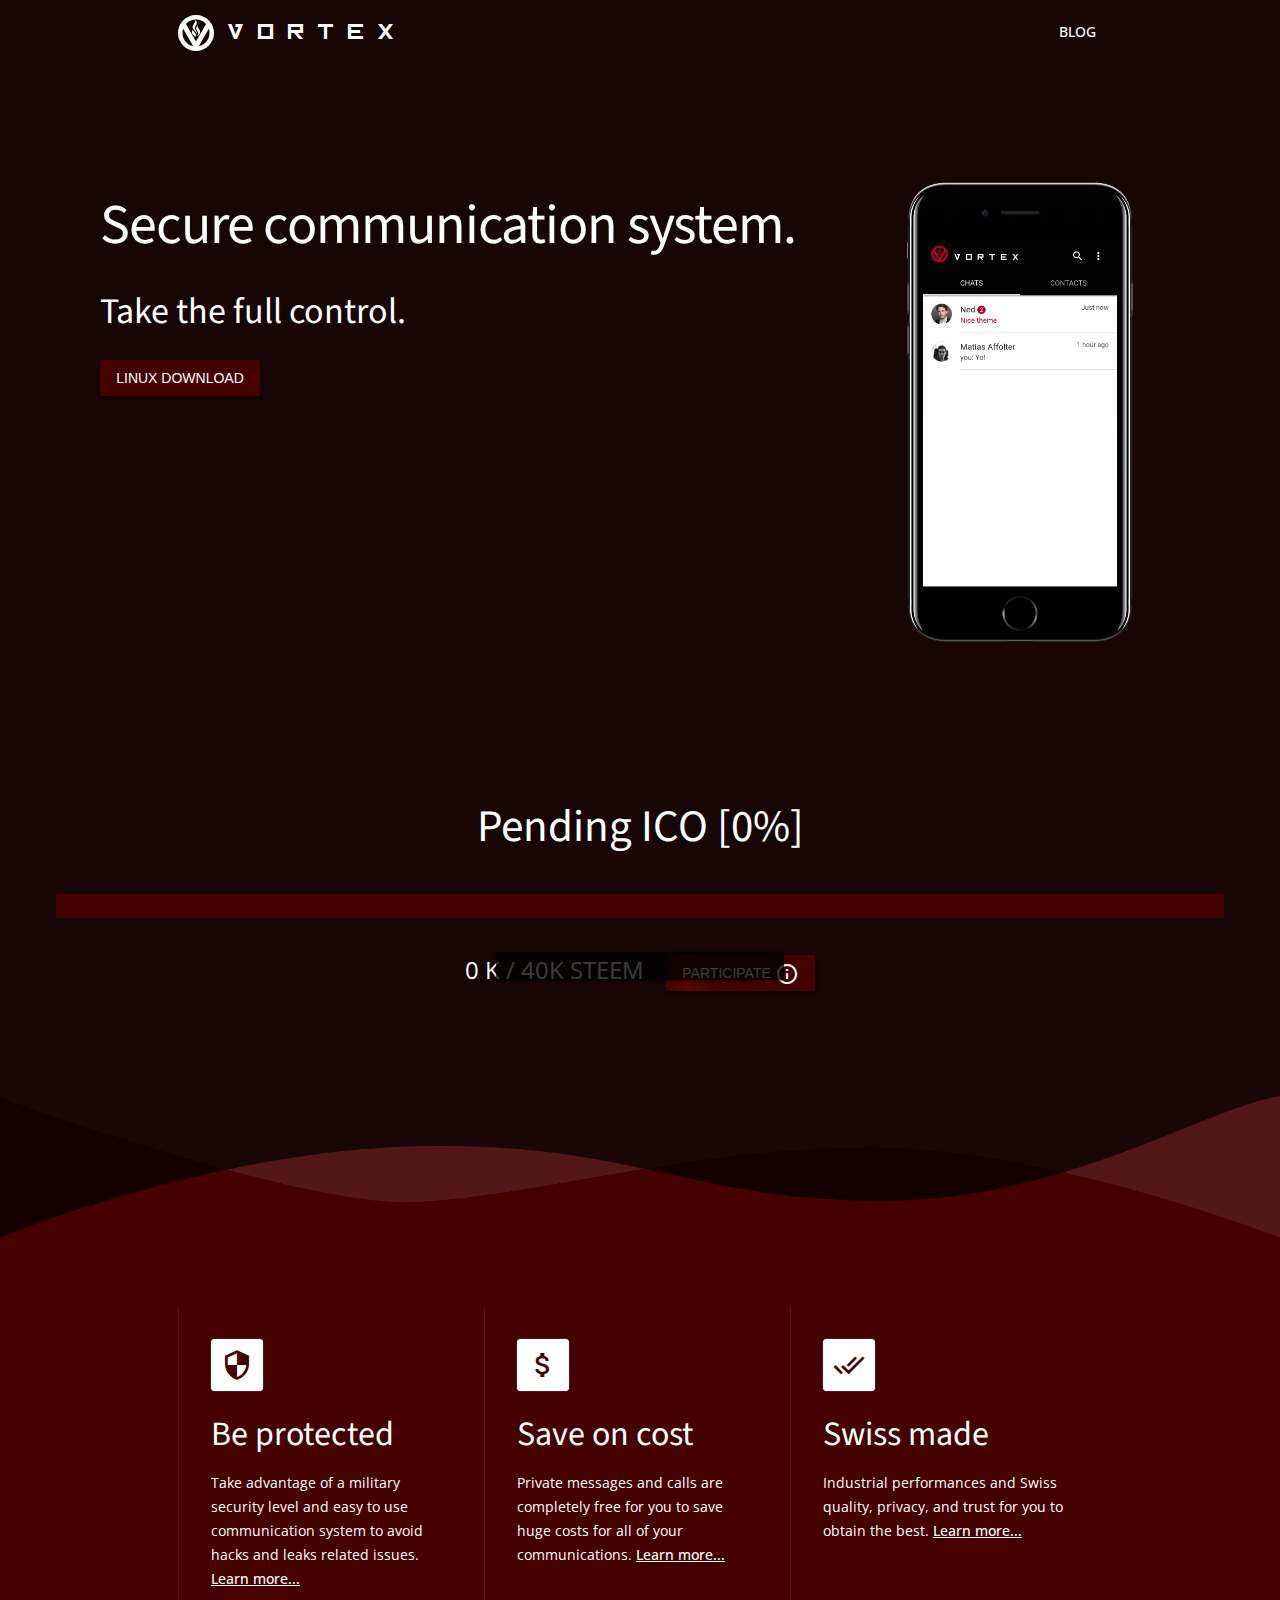
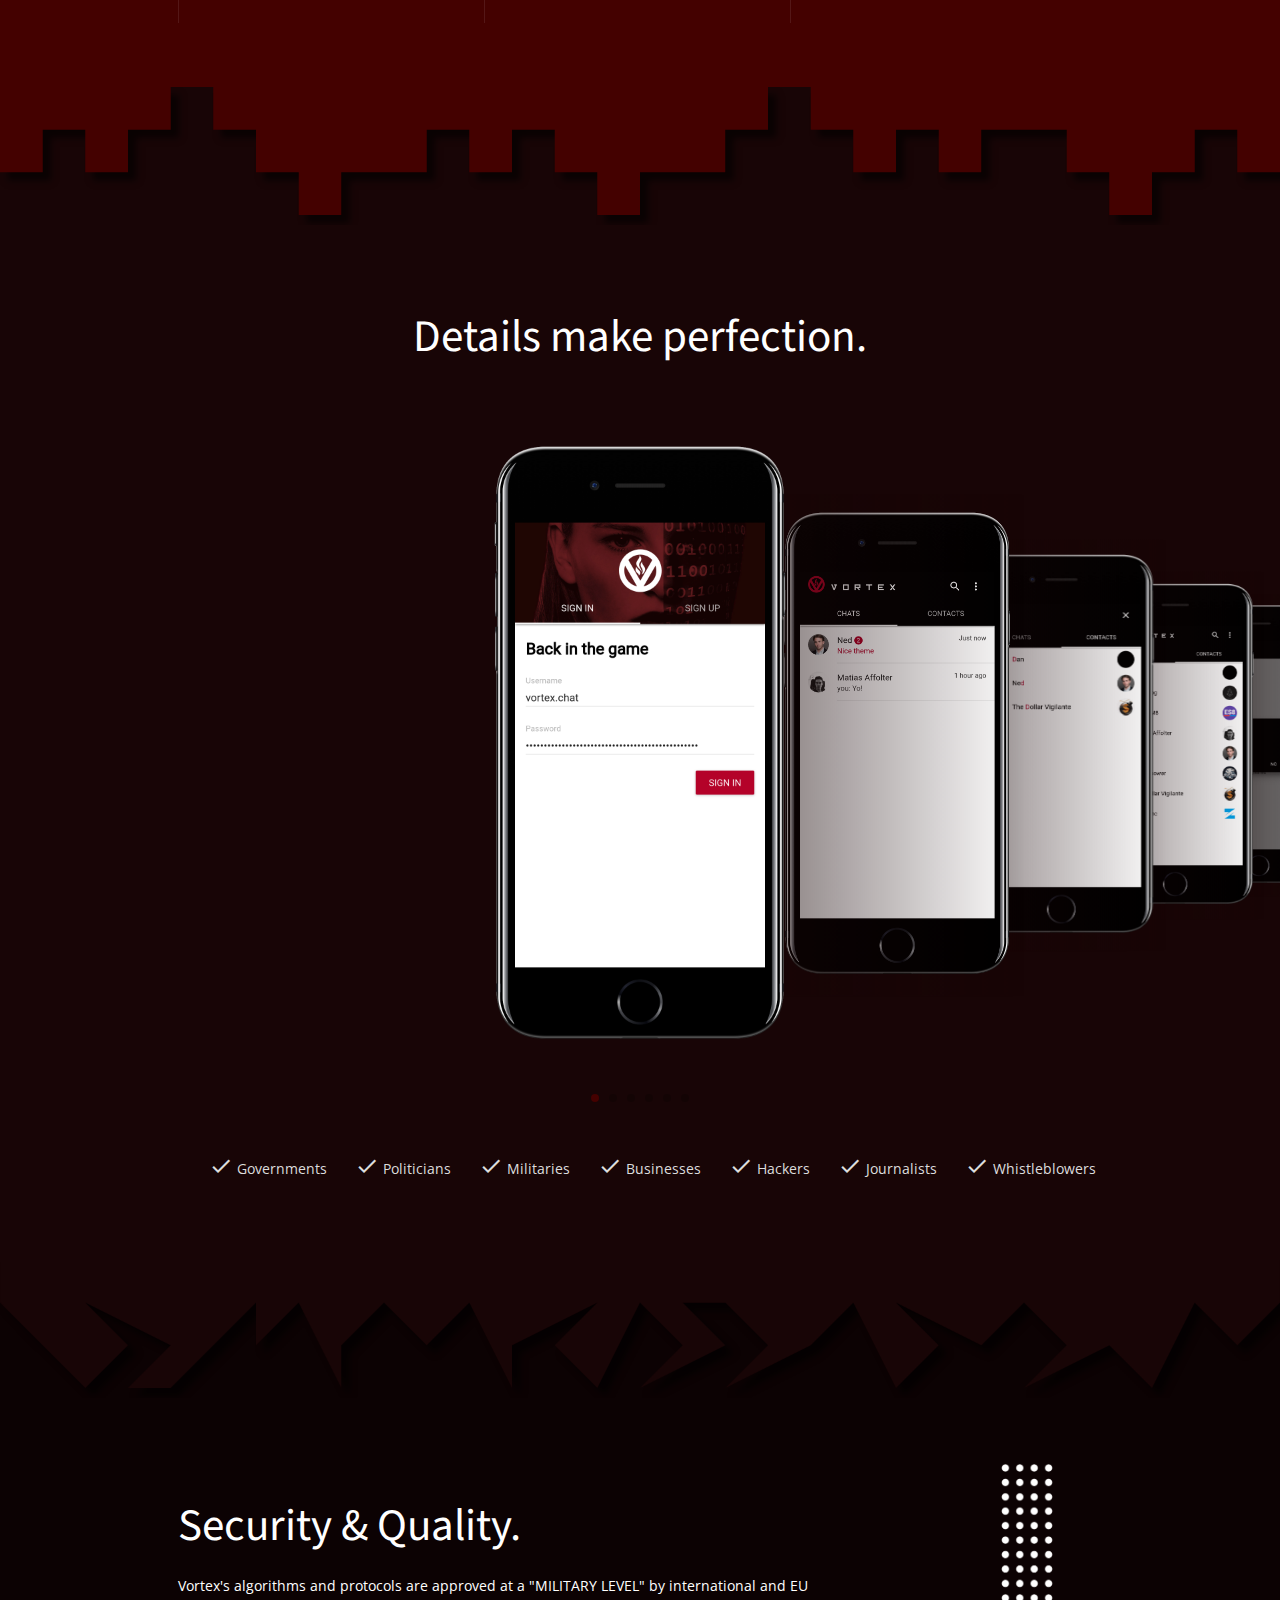
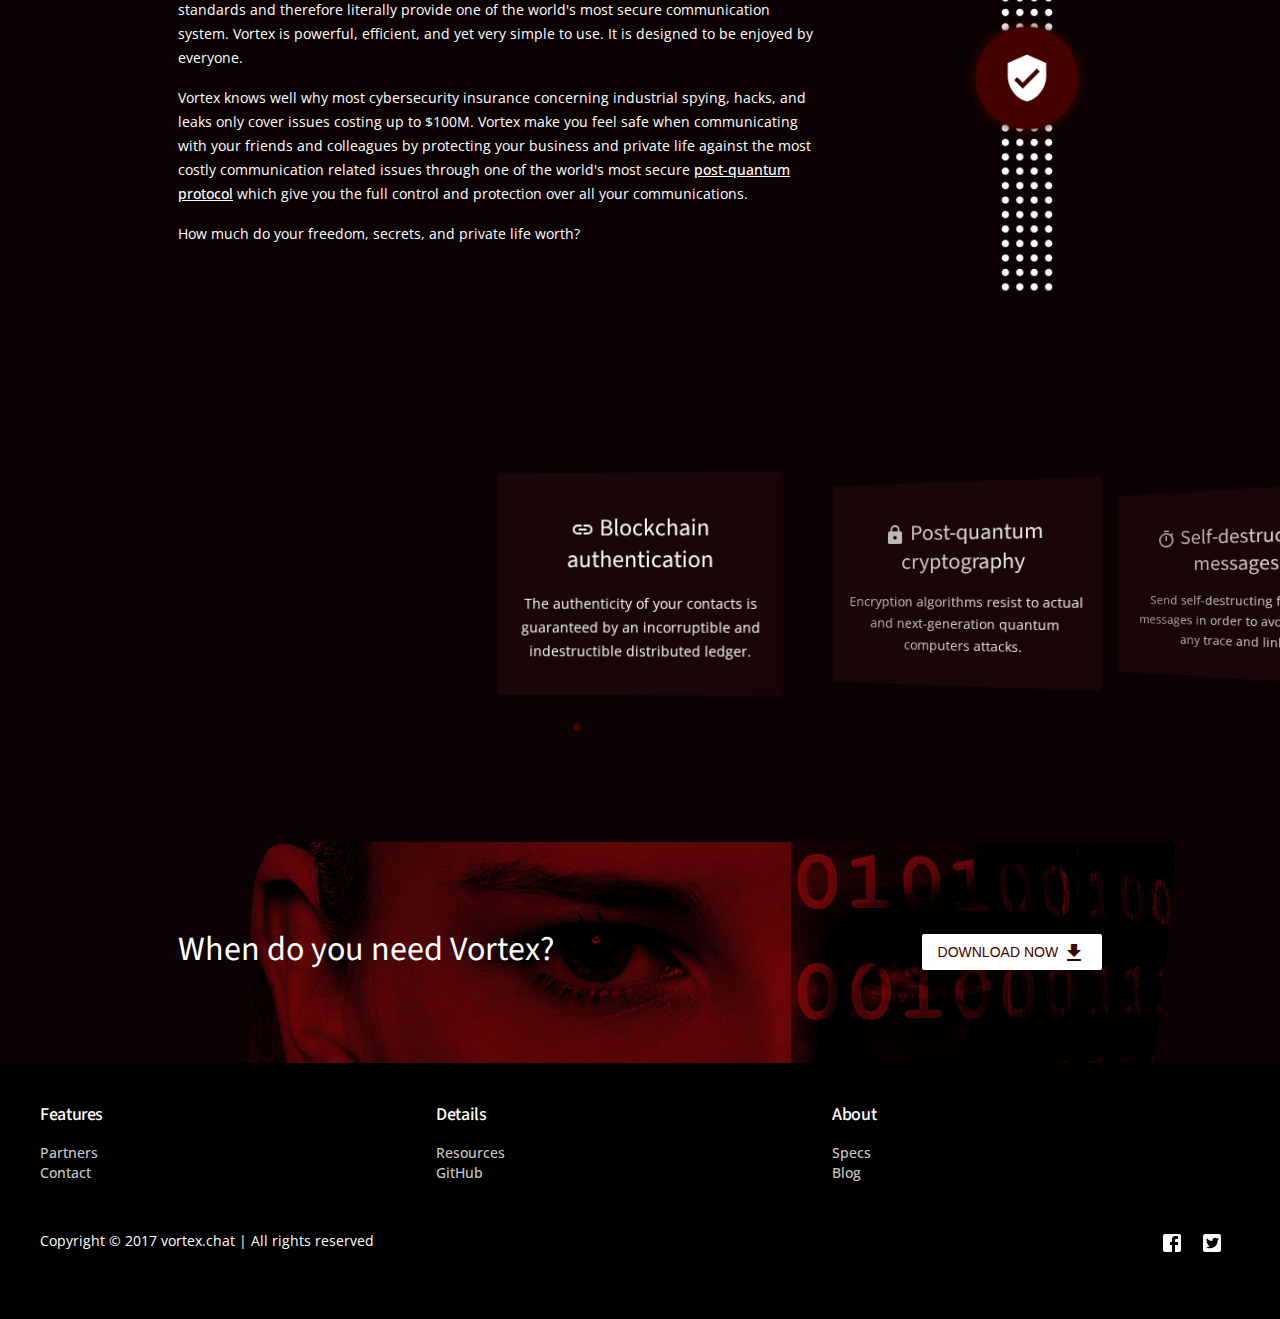
<file: index.html>
<!DOCTYPE html>
<html lang="en">
<head>
    <meta charset="UTF-8">
    
    <title>VORTEX</title>
    <meta name="theme-color" content="#0c0203">
    <meta name="apple-mobile-web-app-status-bar-style" content="black-translucent">
    <meta name="viewport" content="width=device-width, initial-scale=1.0, maximum-scale=1">
    <meta name="description" content="Vortex, the next-gen communication system based on one of the world's most secure protocol give you the full control and truly shield your secrets, privacy and freedom against quantum computers.">
    <link rel="icon" href="images/favicon.ico">

    <link rel="stylesheet" href="https://fonts.googleapis.com/css?family=Open+Sans|Source+Sans+Pro|Material+Icons">
    <link rel="stylesheet" href="css/material.red-indigo.min.css">
    <link rel="stylesheet" href="css/swiper.min.css">
    <link rel="stylesheet" href="css/main.css">
    <link rel="stylesheet" href="css/index.css">
    <link rel="stylesheet" href="css/ico.css">

    <meta property="og:title" content="VORTEX.CHAT"/>
    <meta property="og:description" content="Vortex, the next-gen communication system based on one of the world's most secure protocol give you the full control and truly shield your secrets, privacy and freedom against quantum computers."/>
    <meta property="og:url" content="https://vortex.chat"/>
    <meta property="og:type" content="website"/>
    <meta property="og:image" content="https://vortex.chat/images/vortex_open_graph.jpg"/>

    <!-- Google analytics -->
    <script async src="https://www.googletagmanager.com/gtag/js?id=UA-106476316-1"></script>
    <script>
        window.dataLayer = window.dataLayer || [];
        function gtag(){dataLayer.push(arguments)};
        gtag('js', new Date());

        gtag('config', 'UA-106476316-1');
    </script>

</head>
    <body>

        <div id="comingSoonSnackbar" class="mdl-js-snackbar mdl-snackbar shadow">
            <div class="mdl-snackbar__text"></div>
            <button class="mdl-snackbar__action" type="button"></button>
        </div>

        <div id="toolbar">
            <div class="toolbar-inner">
                <div class="toolbar-inner-flex">
                    <div class="toolbar-branding">
                        <a href="#">
                            <img class="toolbar-logo" src="images/vortex_logo.svg">
                        </a>
                        <a class="toolbar-title" href="#">
                            VORTEX
                        </a>
                    </div>
                    <div class="toolbar-menu">
                        <span><a href="https://steemit.com/@vortex.chat" target="_blank">BLOG</a></span>
                    </div>
                </div>
            </div>
        </div>

        <div id="header">
            <div class="header-inner">

                <div class="header-top">
                    <div class="header-left">
                        <div class="header-text">
                            <h1>Secure communication system.</h1>
                            <h2>Take the full control.</h2>
                        </div>
                        <div class="header-action">
                            <button id="headerDownloadButton" class="mdl-button mdl-js-button mdl-button--raised mdl-js-ripple-effect mdl-button--accent">
                                Download
                            </button>
                        </div>
                    </div>
                    <div class="header-right">
                        <img class="header-mockup" src="images/screenshots/iPhone_7_mockup_2.png">
                    </div>
                </div>

                <div class="header-bottom">
                    <h2 class="ico-title">Pending ICO [<span id="icoTokenSoldInPercent">0</span>%]</h2>
                    <div class="ico-state">
                        <div class="ico-progress-bar">
                            <div id="icoProgressBuffer"></div>
                        </div>
                        <div class="ico-progress-text">
                            <span>
                                <span id="icoTokenSoldInK">0</span>
                                <span>K / </span>
                                <span id="icoTokenTotalK">40</span>K STEEM
                            </span>
                            <span>
                                <button id="icoBuyButton"
                                        onclick="window.open('https://vortex.chat/crowdfunding.html');"
                                        class="mdl-button mdl-js-button mdl-button--raised mdl-js-ripple-effect mdl-button--accent">
                                    Participate <i class="material-icons">&#xE88F;</i>
                                </button>
                            </span>
                        </div>
                    </div>
                </div>

            </div>
        </div>

        <div id="headerTransition">
            <img src="images/header_transition.png">
        </div>

        <div id="advantages">
            <div class="advantages-inner">
                <div class="advantage-box">
                    <div class="advantage-box-inner">
                        <i class="material-icons advantage-box-icon">&#xE32A;</i>
                        <h3>Be protected</h3>
                        <p>Take advantage of a military security level and easy to use communication system to avoid hacks and leaks related issues. <a href="/protection.html">Learn more...</a></p>
                    </div>
                </div>
                <div class="advantage-box">
                    <div class="advantage-box-inner">
                        <i class="material-icons advantage-box-icon">&#xE227;</i>
                        <h3>Save on cost</h3>
                        <p>Private messages and calls are completely free for you to save huge costs for all of your communications. <a href="/savings.html">Learn more...</a></p>
                    </div>
                </div>
                <div class="advantage-box">
                    <div class="advantage-box-inner">
                        <i class="material-icons advantage-box-icon">&#xE877;</i>
                        <h3>Swiss made</h3>
                        <p>Industrial performances and Swiss quality, privacy, and trust for you to obtain the best. <a href="/quality.html">Learn more...</a></p>
                    </div>
                </div>
            </div>
        </div>

        <div id="advantagesTransition">
            <img src="images/advantages_transition.png">
        </div>

        <div id="screenshots">
            <div class="screenshots-inner">
                <h2>Details make perfection.</h2>
                <!--h4>— Leonardo Da Vinci</h4-->
            </div>

            <div id="screenshotsSwiper" class="swiper-container">
                <div class="swiper-wrapper">
                    <div class="swiper-slide" style="background-image:url(images/screenshots/iPhone_7_mockup_1_1.png)"></div>
                    <div class="swiper-slide" style="background-image:url(images/screenshots/iPhone_7_mockup_2.png)"></div>
                    <div class="swiper-slide" style="background-image:url(images/screenshots/iPhone_7_mockup_3.png)"></div>
                    <div class="swiper-slide" style="background-image:url(images/screenshots/iPhone_7_mockup_4.png)"></div>
                    <div class="swiper-slide" style="background-image:url(images/screenshots/iPhone_7_mockup_5.png)"></div>
                    <div class="swiper-slide" style="background-image:url(images/screenshots/iPhone_7_mockup_6.png)"></div>
                </div>
                <div id="screenshotsSwiperPagination" class="swiper-pagination"></div>
            </div>

            <div class="suitable-for-boxes">
                <div class="suitable-for-box">
                    <span><i class="material-icons">&#xE876;</i> Governments</span>
                </div>
                <div class="suitable-for-box">
                    <span><i class="material-icons">&#xE876;</i> Politicians</span>
                </div>
                <div class="suitable-for-box">
                    <span><i class="material-icons">&#xE876;</i> Militaries</span>
                </div>
                <div class="suitable-for-box">
                    <span><i class="material-icons">&#xE876;</i> Businesses</span>
                </div>
                <div class="suitable-for-box">
                    <span><i class="material-icons">&#xE876;</i> Hackers</span>
                </div>
                <div class="suitable-for-box">
                    <span><i class="material-icons">&#xE876;</i> Journalists</span>
                </div>
                <div class="suitable-for-box">
                    <span><i class="material-icons">&#xE876;</i> Whistleblowers</span>
                </div>
            </div>

        </div>

        <div id="screenshotsTransition">
            <img src="images/screenshots_transition.png">
        </div>

        <div id="security">
            <div class="security-inner">
                <div class="security-text">
                    <h2>Security & Quality.</h2>
                    <p>Vortex's algorithms and protocols are approved at a "MILITARY LEVEL" by international and EU standards and therefore literally provide one of the world's most secure communication system. Vortex is powerful, efficient, and yet very simple to use. It is designed to be enjoyed by everyone.</p>
                    <p>Vortex knows well why most cybersecurity insurance concerning industrial spying, hacks, and leaks only cover issues costing up to $100M. Vortex make you feel safe when communicating with your friends and colleagues by protecting your business and private life against the most costly communication related issues through one of the world's most secure <a href="protection.html">post-quantum protocol</a> which give you the full control and protection over all your communications.</p>
                    <p id="securitySectionQuestion">How much do your freedom, secrets, and private life worth?</p>
                </div>
                <div class="security-image">
                    <div class="security-image-inner">
                        <div class="security-image-data-dots"></div>
                        <div class="security-image-protection"></div>
                    </div>
                </div>
            </div>
        </div>

        <div id="features">
            <div id="featuresSwiper" class="swiper-container">
                <div class="swiper-wrapper">
                    <div class="swiper-slide shadow">
                        <h4><i class="material-icons v-middle">&#xE157;</i> Blockchain authentication</h4>
                        <p>The authenticity of your contacts is guaranteed by an incorruptible and indestructible distributed ledger.</p>
                    </div>
                    <div class="swiper-slide shadow">
                        <h4><i class="material-icons v-middle">&#xE897;</i> Post-quantum cryptography</h4>
                        <p>Encryption algorithms resist to actual and next-generation quantum computers attacks.</p>
                    </div>
                    <div class="swiper-slide shadow">
                        <h4><i class="material-icons v-middle">&#xE425;</i> Self-destructing messages</h4>
                        <p>Send self-destructing files and messages in order to avoid leaving any trace and links.</p>
                    </div>
                    <div class="swiper-slide shadow">
                        <h4><i class="material-icons v-middle">&#xE8BE;</i> P2P communications</h4>
                        <p>Data are directly sent to your contacts, our server does not proxy any communications.</p>
                    </div>
                    <div class="swiper-slide shadow">
                        <h4><i class="material-icons v-middle">&#xE32A;</i> Seizure proof</h4>
                        <p>Data are strongly encrypted on your device and you can delete all your data in one click.</p>
                    </div>
                    <div class="swiper-slide shadow">
                        <h4><i class="material-icons v-middle">verified_user</i> Phishing proof</h4>
                        <p>Protection against sending and receiving baits. No one can set you a trap.</p>
                    </div>
                    <div class="swiper-slide shadow">
                        <h4><i class="material-icons v-middle">&#xE8CE;</i> Open-source</h4>
                        <p>Anyone can verify and improve the source code. More eyes, more secure.</p>
                    </div>
                    <div class="swiper-slide shadow">
                        <h4><i class="material-icons v-middle">&#xE0C7;</i> TOR & VPN</h4>
                        <p>TOR and VPN solutions are compatible but not included.</p>
                    </div>
                </div>
                <div id="featuresSwiperPagination" class="swiper-pagination"></div>
            </div>
        </div>

        <div id="download" style="background-image: url(images/background_woman_data_crop.jpg);">
            <div class="download-inner">
                <div class="download-text">
                    <h3>When do you need Vortex?</h3>
                </div>
                <div class="download-button">
                    <button id="downloadButton" class="mdl-button mdl-js-button mdl-button--raised mdl-js-ripple-effect">
                        Download now
                        <i class="material-icons">&#xE2C4;</i>
                    </button>
                </div>
            </div>
        </div>

        <div id="footer">
            <footer class="mdl-mega-footer">
                <div class="mdl-mega-footer__middle-section">

                    <div class="mdl-mega-footer__drop-down-section">
                        <input class="mdl-mega-footer__heading-checkbox" type="checkbox" checked>
                        <h1 class="mdl-mega-footer__heading">Features</h1>
                        <ul class="mdl-mega-footer__link-list">
                            <li><a href="/partners.html">Partners</a></li>
                            <li><a href="/contact.html">Contact</a></li>
                        </ul>
                    </div>

                    <div class="mdl-mega-footer__drop-down-section">
                        <input class="mdl-mega-footer__heading-checkbox" type="checkbox" checked>
                        <h1 class="mdl-mega-footer__heading">Details</h1>
                        <ul class="mdl-mega-footer__link-list">
                            <li><a href="https://github.com/vortexchat/vortex-branding/archive/master.zip">Resources</a></li>
                            <li><a href="https://github.com/vortexchat/" target="_blank">GitHub</a></li>
                        </ul>
                    </div>

                    <div class="mdl-mega-footer__drop-down-section">
                        <input class="mdl-mega-footer__heading-checkbox" type="checkbox" checked>
                        <h1 class="mdl-mega-footer__heading">About</h1>
                        <ul class="mdl-mega-footer__link-list">
                            <li><a href="https://github.com/vortexchat/vortex-specifications" target="_blank">Specs</a></li>
                            <li><a href="https://steemit.com/@vortex.chat" target="_blank">Blog</a></li>
                        </ul>
                    </div>

                </div>

                <div class="mdl-mega-footer__bottom-section">
                    <div class="mdl-logo">Copyright © 2017 vortex.chat | All rights reserved</div>
                    <ul class="mdl-mega-footer__link-list">
                        <li><a href="https://www.facebook.com/sharer/sharer.php?u=https%3A//vortex.chat/" target="_blank"><svg style="width:24px;height:24px" viewBox="0 0 24 24"><path fill="#fff" d="M5,3H19A2,2 0 0,1 21,5V19A2,2 0 0,1 19,21H5A2,2 0 0,1 3,19V5A2,2 0 0,1 5,3M18,5H15.5A3.5,3.5 0 0,0 12,8.5V11H10V14H12V21H15V14H18V11H15V9A1,1 0 0,1 16,8H18V5Z" /></svg></a></li>
                        <li><a href="https://twitter.com/home?status=https%3A//vortex.chat/" target="_blank"><svg style="width:24px;height:24px" viewBox="0 0 24 24"><path fill="#fff" d="M5,3H19A2,2 0 0,1 21,5V19A2,2 0 0,1 19,21H5A2,2 0 0,1 3,19V5A2,2 0 0,1 5,3M17.71,9.33C18.19,8.93 18.75,8.45 19,7.92C18.59,8.13 18.1,8.26 17.56,8.33C18.06,7.97 18.47,7.5 18.68,6.86C18.16,7.14 17.63,7.38 16.97,7.5C15.42,5.63 11.71,7.15 12.37,9.95C9.76,9.79 8.17,8.61 6.85,7.16C6.1,8.38 6.75,10.23 7.64,10.74C7.18,10.71 6.83,10.57 6.5,10.41C6.54,11.95 7.39,12.69 8.58,13.09C8.22,13.16 7.82,13.18 7.44,13.12C7.81,14.19 8.58,14.86 9.9,15C9,15.76 7.34,16.29 6,16.08C7.15,16.81 8.46,17.39 10.28,17.31C14.69,17.11 17.64,13.95 17.71,9.33Z" /></svg></a></li>
                    </ul>
                </div>
            </footer>
        </div>
    </body>

    <script src="js/material.min.js"></script>
    <script src="js/detectOS.js"></script>
    <script src="js/zepto.min.js"></script>
    <script src="js/swiper.jquery.min.js"></script>
    <script src="js/toolbar.js"></script>
    <script src="js/ico.js"></script>
    <script src="js/index.js"></script>
</html>
</file>
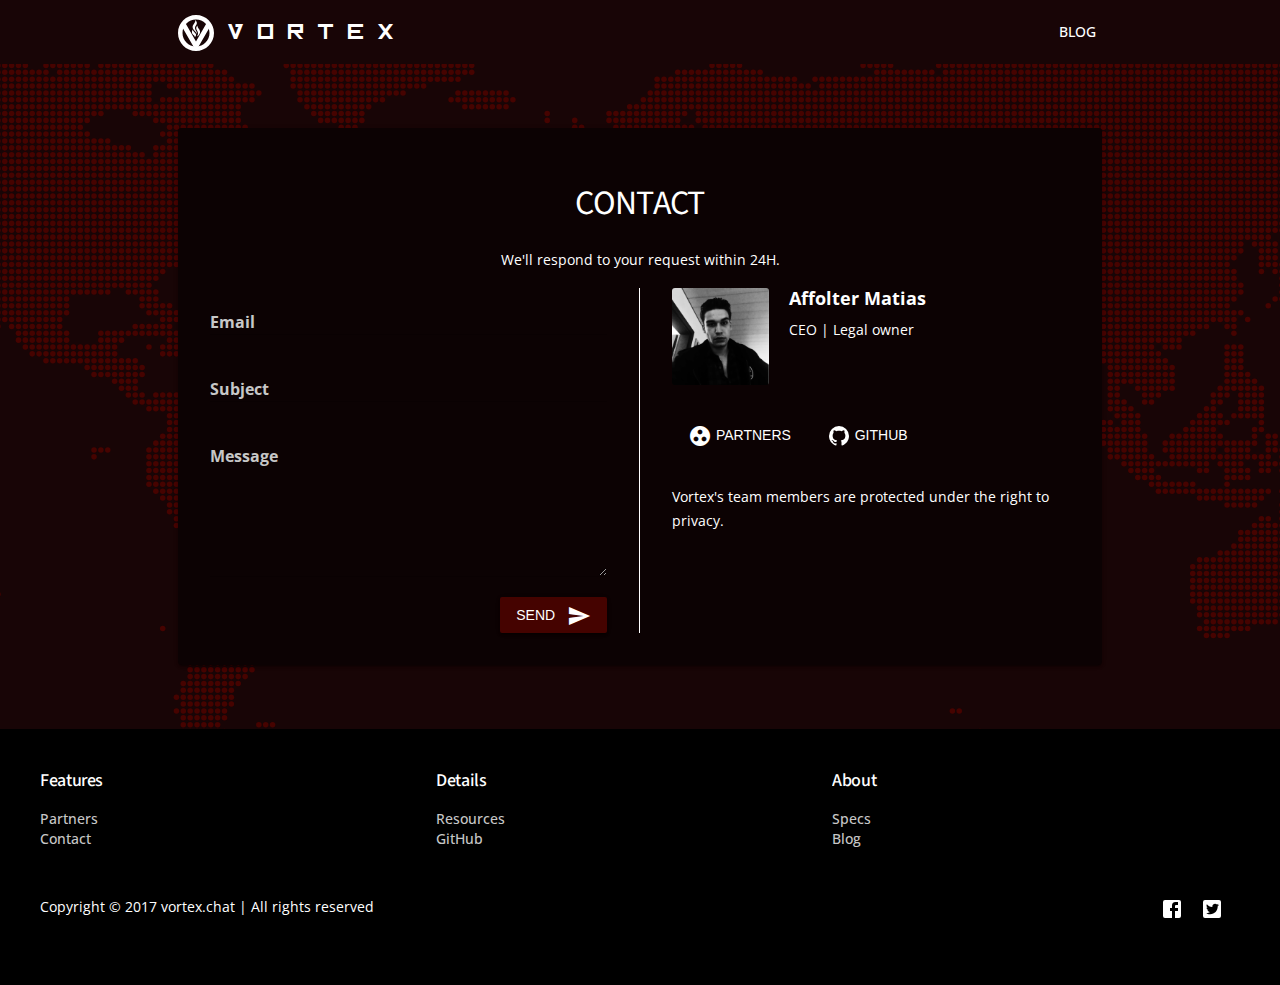
<file: contact.html>
<!DOCTYPE html>
<html lang="en">
<head>
    <meta charset="UTF-8">

    <title>VORTEX | Contact</title>
    <meta name="theme-color" content="#0c0203">
    <meta name="apple-mobile-web-app-status-bar-style" content="black-translucent">
    <meta name="viewport" content="width=device-width, initial-scale=1.0, maximum-scale=1">
    <meta name="description" content="Vortex, the next-gen communication system based on one of the world's most secure protocol give you the full control and truly shield your secrets, privacy and freedom against quantum computers.">
    <link rel="icon" href="images/favicon.ico">

    <link rel="stylesheet" href="https://fonts.googleapis.com/css?family=Open+Sans|Source+Sans+Pro|Material+Icons">
    <link rel="stylesheet" href="css/material.red-indigo.min.css">
    <link rel="stylesheet" href="css/main.css">
    <link rel="stylesheet" href="css/contact.css">

    <meta property="og:title" content="VORTEX.CHAT"/>
    <meta property="og:description" content="Vortex, the next-gen communication system based on one of the world's most secure protocol give you the full control and truly shield your secrets, privacy and freedom against quantum computers."/>
    <meta property="og:url" content="https://vortex.chat"/>
    <meta property="og:type" content="website"/>
    <meta property="og:image" content="https://vortex.chat/images/vortex_open_graph.jpg"/>

    <!-- Google analytics -->
    <script async src="https://www.googletagmanager.com/gtag/js?id=UA-106476316-1"></script>
    <script>
        window.dataLayer = window.dataLayer || [];
        function gtag(){dataLayer.push(arguments)};
        gtag('js', new Date());

        gtag('config', 'UA-106476316-1');
    </script>

</head>
<body>
<div id="toolbar">
    <div class="toolbar-inner">
        <div class="toolbar-inner-flex">
            <div class="toolbar-branding">
                <a href="/">
                    <img class="toolbar-logo" src="images/vortex_logo.svg">
                </a>
                <a class="toolbar-title" href="/">
                    VORTEX
                </a>
            </div>
            <div class="toolbar-menu">
                <span><a href="https://steemit.com/@vortex.chat" target="_blank">BLOG</a></span>
            </div>
        </div>
    </div>
</div>

<div class="card-layout">

    <div class="card-layout-inner">

        <div class="card-layout-card shadow">

            <h1 class="main-title">CONTACT</h1>
            <p>We'll respond to your request within 24H.</p>

            <div class="contact-form">
                <form method="POST" action="https://formspree.io/contact@vortex.chat">
                    <div class="mdl-textfield mdl-js-textfield mdl-textfield--floating-label">
                        <input class="mdl-textfield__input" type="email" name="email" id="email">
                        <label class="mdl-textfield__label" for="email">Email</label>
                    </div>
                    <div class="mdl-textfield mdl-js-textfield mdl-textfield--floating-label">
                        <input class="mdl-textfield__input" type="text" name="subject" id="subject">
                        <label class="mdl-textfield__label" for="subject">Subject</label>
                    </div>
                    <div class="mdl-textfield mdl-js-textfield">
                        <textarea class="mdl-textfield__input" type="text" rows="7" name="message" id="message"></textarea>
                        <label class="mdl-textfield__label" for="message">Message</label>
                    </div>
                    <div class="submit-form-button-container">
                        <button type="submit" class="mdl-button mdl-js-button mdl-button--raised mdl-js-ripple-effect mdl-button--accent submit-form-button">
                            Send <i class="material-icons">&#xE163;</i>
                        </button>
                    </div>
                </form>
            </div>

            <div class="contact-info">

                <div class="legal-owner-box">
                    <img src="images/CEO_300.jpg" class="legal-owner-image">
                    <div class="legal-owner-text">
                        <span class="legal-owner-name">Affolter Matias</span>
                        <span class="legal-owner-title">CEO | Legal owner</span>
                    </div>
                </div>

                <div class="external-team-box">
                    <div class="external-team-inner">
                        <button class="mdl-button mdl-js-button mdl-js-ripple-effect"
                                onclick="window.location.href = 'https://vortex.chat/partners.html';">
                            <i class="material-icons">&#xE886;</i>
                            Partners
                        </button>
                        <button class="mdl-button mdl-js-button mdl-js-ripple-effect"
                                onclick="window.open('https://github.com/vortexchat/')">
                            <svg style="width:24px;height:24px" viewBox="0 0 24 24">
                                <path fill="#ffffff" d="M12,2A10,10 0 0,0 2,12C2,16.42 4.87,20.17 8.84,21.5C9.34,21.58 9.5,21.27 9.5,21C9.5,20.77 9.5,20.14 9.5,19.31C6.73,19.91 6.14,17.97 6.14,17.97C5.68,16.81 5.03,16.5 5.03,16.5C4.12,15.88 5.1,15.9 5.1,15.9C6.1,15.97 6.63,16.93 6.63,16.93C7.5,18.45 8.97,18 9.54,17.76C9.63,17.11 9.89,16.67 10.17,16.42C7.95,16.17 5.62,15.31 5.62,11.5C5.62,10.39 6,9.5 6.65,8.79C6.55,8.54 6.2,7.5 6.75,6.15C6.75,6.15 7.59,5.88 9.5,7.17C10.29,6.95 11.15,6.84 12,6.84C12.85,6.84 13.71,6.95 14.5,7.17C16.41,5.88 17.25,6.15 17.25,6.15C17.8,7.5 17.45,8.54 17.35,8.79C18,9.5 18.38,10.39 18.38,11.5C18.38,15.32 16.04,16.16 13.81,16.41C14.17,16.72 14.5,17.33 14.5,18.26C14.5,19.6 14.5,20.68 14.5,21C14.5,21.27 14.66,21.59 15.17,21.5C19.14,20.16 22,16.42 22,12A10,10 0 0,0 12,2Z" />
                            </svg>
                            GitHub
                        </button>
                    </div>
                </div>

                <div class="internal-team-box">
                    <div class="internal-team-text">
                        <p>Vortex's team members are protected under the right to privacy.</p>
                    </div>
                </div>

            </div>

        </div>

    </div>
</div>

<div id="footer">
    <footer class="mdl-mega-footer">
        <div class="mdl-mega-footer__middle-section">

            <div class="mdl-mega-footer__drop-down-section">
                <input class="mdl-mega-footer__heading-checkbox" type="checkbox" checked>
                <h1 class="mdl-mega-footer__heading">Features</h1>
                <ul class="mdl-mega-footer__link-list">
                    <li><a href="/partners.html">Partners</a></li>
                    <li><a href="/contact.html">Contact</a></li>
                </ul>
            </div>

            <div class="mdl-mega-footer__drop-down-section">
                <input class="mdl-mega-footer__heading-checkbox" type="checkbox" checked>
                <h1 class="mdl-mega-footer__heading">Details</h1>
                <ul class="mdl-mega-footer__link-list">
                    <li><a href="https://github.com/vortexchat/vortex-branding/archive/master.zip">Resources</a></li>
                    <li><a href="https://github.com/vortexchat/" target="_blank">GitHub</a></li>
                </ul>
            </div>

            <div class="mdl-mega-footer__drop-down-section">
                <input class="mdl-mega-footer__heading-checkbox" type="checkbox" checked>
                <h1 class="mdl-mega-footer__heading">About</h1>
                <ul class="mdl-mega-footer__link-list">
                    <li><a href="https://github.com/vortexchat/vortex-specifications" target="_blank">Specs</a></li>
                    <li><a href="https://steemit.com/@vortex.chat" target="_blank">Blog</a></li>
                </ul>
            </div>

        </div>

        <div class="mdl-mega-footer__bottom-section">
            <div class="mdl-logo">Copyright © 2017 vortex.chat | All rights reserved</div>
            <ul class="mdl-mega-footer__link-list">
                <li><a href="https://www.facebook.com/sharer/sharer.php?u=https%3A//vortex.chat/" target="_blank"><svg style="width:24px;height:24px" viewBox="0 0 24 24"><path fill="#fff" d="M5,3H19A2,2 0 0,1 21,5V19A2,2 0 0,1 19,21H5A2,2 0 0,1 3,19V5A2,2 0 0,1 5,3M18,5H15.5A3.5,3.5 0 0,0 12,8.5V11H10V14H12V21H15V14H18V11H15V9A1,1 0 0,1 16,8H18V5Z" /></svg></a></li>
                <li><a href="https://twitter.com/home?status=https%3A//vortex.chat/" target="_blank"><svg style="width:24px;height:24px" viewBox="0 0 24 24"><path fill="#fff" d="M5,3H19A2,2 0 0,1 21,5V19A2,2 0 0,1 19,21H5A2,2 0 0,1 3,19V5A2,2 0 0,1 5,3M17.71,9.33C18.19,8.93 18.75,8.45 19,7.92C18.59,8.13 18.1,8.26 17.56,8.33C18.06,7.97 18.47,7.5 18.68,6.86C18.16,7.14 17.63,7.38 16.97,7.5C15.42,5.63 11.71,7.15 12.37,9.95C9.76,9.79 8.17,8.61 6.85,7.16C6.1,8.38 6.75,10.23 7.64,10.74C7.18,10.71 6.83,10.57 6.5,10.41C6.54,11.95 7.39,12.69 8.58,13.09C8.22,13.16 7.82,13.18 7.44,13.12C7.81,14.19 8.58,14.86 9.9,15C9,15.76 7.34,16.29 6,16.08C7.15,16.81 8.46,17.39 10.28,17.31C14.69,17.11 17.64,13.95 17.71,9.33Z" /></svg></a></li>
            </ul>
        </div>
    </footer>
</div>
</body>

<script src="js/material.min.js"></script>
<script src="js/toolbar.js"></script>

</html>
</file>
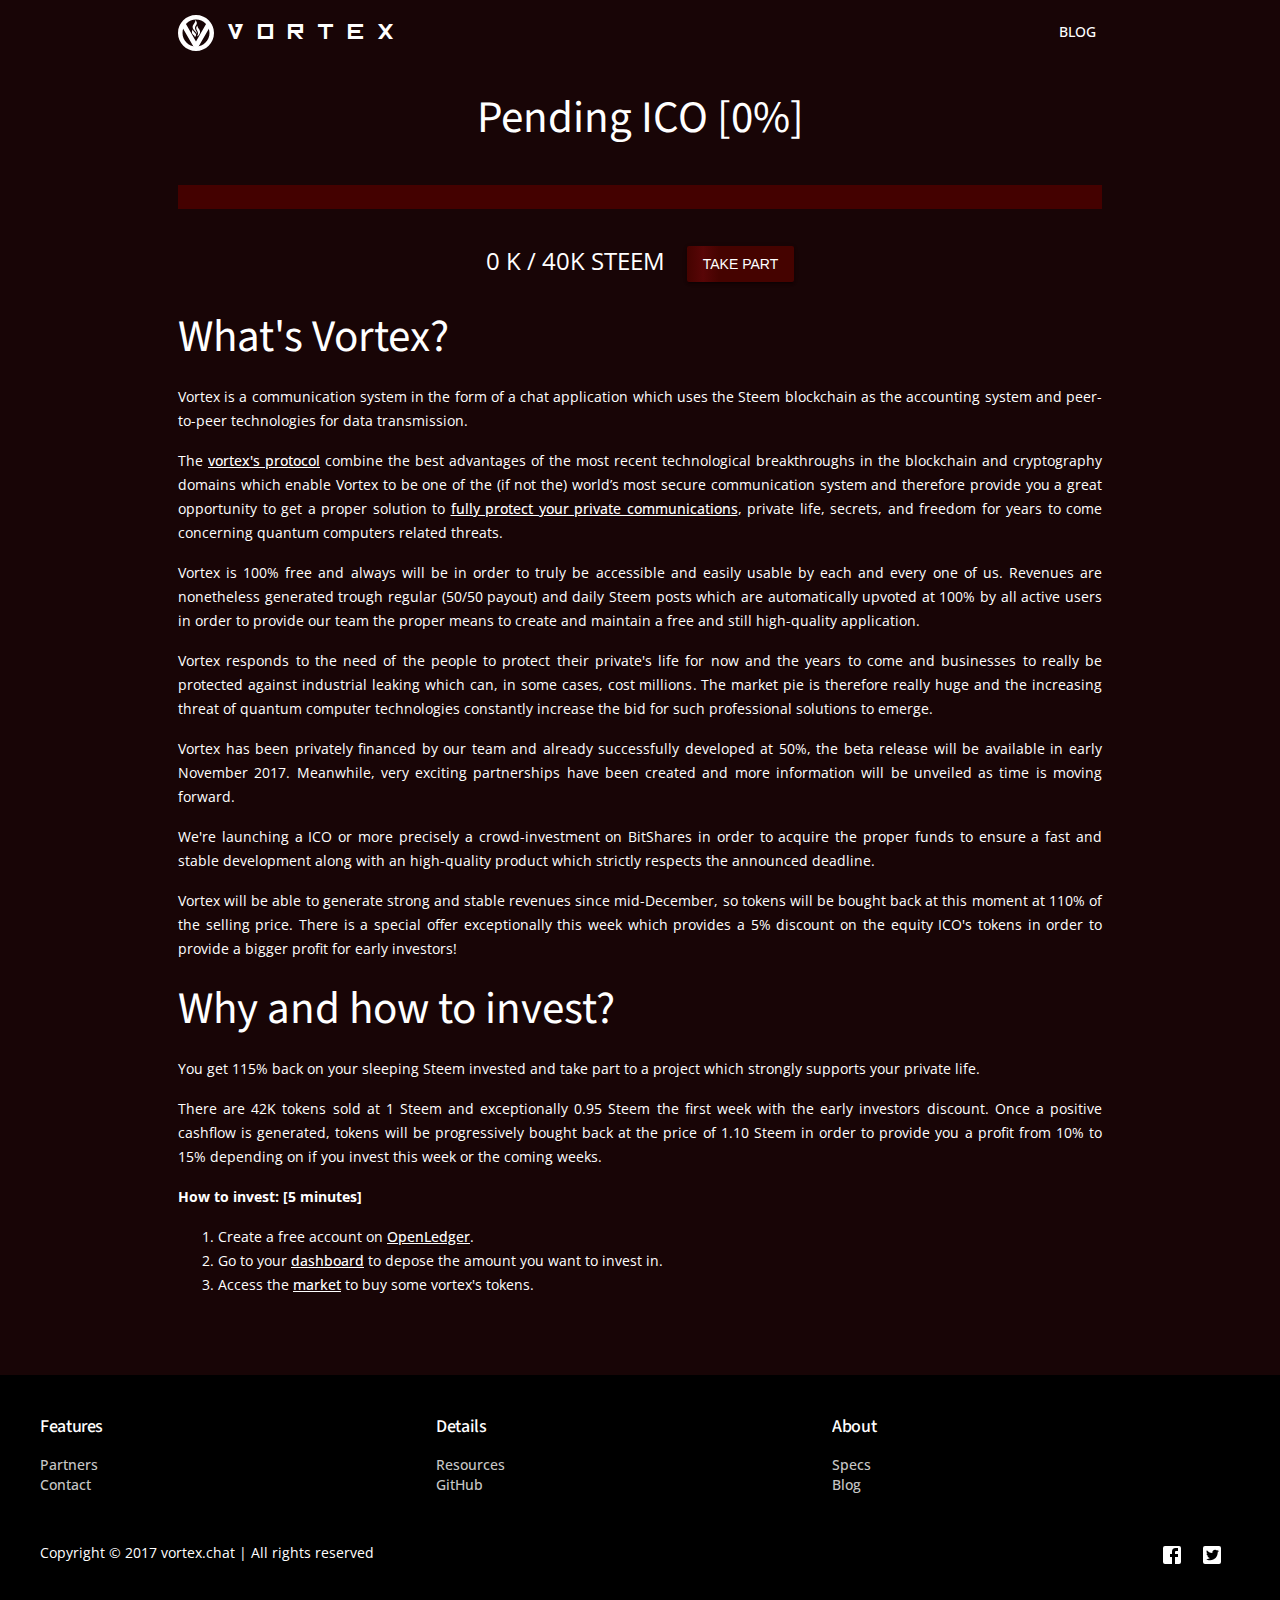
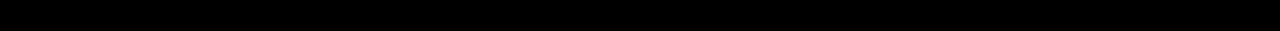
<file: ico.html>
<!DOCTYPE html>
<html lang="en">
<head>
    <meta charset="UTF-8">

    <title>VORTEX | ICO</title>
    <meta name="theme-color" content="#0c0203">
    <meta name="apple-mobile-web-app-status-bar-style" content="black-translucent">
    <meta name="viewport" content="width=device-width, initial-scale=1.0, maximum-scale=1">
    <meta name="description" content="Vortex, the next-gen communication system based on one of the world's most secure protocol give you the full control and truly shield your secrets, privacy and freedom against quantum computers.">
    <link rel="icon" href="images/favicon.ico">

    <link rel="stylesheet" href="https://fonts.googleapis.com/css?family=Open+Sans|Source+Sans+Pro|Material+Icons">
    <link rel="stylesheet" href="css/material.red-indigo.min.css">
    <link rel="stylesheet" href="css/main.css">
    <link rel="stylesheet" href="css/partners.css">
    <link rel="stylesheet" href="css/ico.css">

    <meta property="og:title" content="VORTEX.CHAT"/>
    <meta property="og:description" content="Vortex, the next-gen communication system based on one of the world's most secure protocol give you the full control and truly shield your secrets, privacy and freedom against quantum computers."/>
    <meta property="og:url" content="https://vortex.chat"/>
    <meta property="og:type" content="website"/>
    <meta property="og:image" content="https://vortex.chat/images/vortex_open_graph.jpg"/>

    <!-- Google analytics -->
    <script async src="https://www.googletagmanager.com/gtag/js?id=UA-106476316-1"></script>
    <script>
        window.dataLayer = window.dataLayer || [];
        function gtag(){dataLayer.push(arguments)};
        gtag('js', new Date());

        gtag('config', 'UA-106476316-1');
    </script>

</head>
<body>
<div id="toolbar">
    <div class="toolbar-inner">
        <div class="toolbar-inner-flex">
            <div class="toolbar-branding">
                <a href="/">
                    <img class="toolbar-logo" src="images/vortex_logo.svg">
                </a>
                <a class="toolbar-title" href="/">
                    VORTEX
                </a>
            </div>
            <div class="toolbar-menu">
                <span><a href="https://steemit.com/@vortex.chat" target="_blank">BLOG</a></span>
            </div>
        </div>
    </div>
</div>
<div id="ico">
    <div class="ico-inner">

        <div class="ico-progress">
            <h2 class="ico-title">Pending ICO [<span id="icoTokenSoldInPercent">0</span>%]</h2>
            <div class="ico-state">
                <div class="ico-progress-bar">
                    <div id="icoProgressBuffer"></div>
                </div>
                <div class="ico-progress-text">
                <span>
                    <span id="icoTokenSoldInK">0</span>
                    <span>K / </span>
                    <span id="icoTokenTotalK">40</span>K STEEM
                </span>
                <span>
                    <button id="icoBuyButton"
                            onclick="window.open('https://openledger.io/market/VORTEX_OPEN.STEEM');"
                            class="mdl-button mdl-js-button mdl-button--raised mdl-js-ripple-effect mdl-button--accent">
                        Take part
                    </button>
                </span>
                </div>
            </div>
        </div>

        <div class="ico-text">

            <h2>What's Vortex?</h2>

            <p>Vortex is a communication system in the form of a chat application which uses the Steem blockchain as the accounting system and peer-to-peer technologies for data transmission.</p>
            <p>The <a href="https://github.com/vortexchat/vortex-specifications/blob/master/vortex-protocol-specifications.md" target="_blank">vortex's protocol</a> combine the best advantages of the most recent technological breakthroughs in the blockchain and cryptography domains which enable Vortex to be one of the (if not the) world’s most secure communication system and therefore provide you a great opportunity to get a proper solution to <a href="https://steemit.com/vortex/@vortex.chat/vortex-or-blog-living-in-a-world-without-privacy" target="_blank">fully protect your private communications</a>, private life, secrets, and freedom for years to come concerning quantum computers related threats.</p>
            <p>Vortex is 100% free and always will be in order to truly be accessible and easily usable by each and every one of us. Revenues are nonetheless generated trough regular (50/50 payout) and daily Steem posts which are automatically upvoted at 100% by all active users in order to provide our team the proper means to create and maintain a free and still high-quality application.</p>
            <p>Vortex responds to the need of the people to protect their private's life for now and the years to come and businesses to really be protected against industrial leaking which can, in some cases, cost millions. The market pie is therefore really huge and the increasing threat of quantum computer technologies constantly increase the bid for such professional solutions to emerge.</p>
            <p>Vortex has been privately financed by our team and already successfully developed at 50%, the beta release will be available in early November 2017. Meanwhile, very exciting partnerships have been created and more information will be unveiled as time is moving forward.</p>
            <p>We're launching a ICO or more precisely a crowd-investment on BitShares in order to acquire the proper funds to ensure a fast and stable development along with an high-quality product which strictly respects the announced deadline.</p>
            <p>Vortex will be able to generate strong and stable revenues since mid-December, so tokens will be bought back at this moment at 110% of the selling price. There is a special offer exceptionally this week which provides a 5% discount on the equity ICO's tokens in order to provide a bigger profit for early investors!</p>

            <h2>Why and how to invest?</h2>

            <p>You get 115% back on your sleeping Steem invested and take part to a project which strongly supports your private life.</p>
            <p>There are 42K tokens sold at 1 Steem and exceptionally 0.95 Steem the first week with the early investors discount. Once a positive cashflow is generated, tokens will be progressively bought back at the price of 1.10 Steem in order to provide you a profit from 10% to 15% depending on if you invest this week or the coming weeks.</p>
            <p><strong>How to invest: [5 minutes]</strong></p>

            <ol>
                <li>Create a free account on <a href="https://openledger.io" rel="noopener">OpenLedger</a>.</li>
                <li>Go to your <a href="https://openledger.io/dashboard" rel="noopener">dashboard</a> to depose the amount you want to invest in.</li>
                <li>Access the <a href="https://openledger.io/market/VORTEX_OPEN.STEEM" rel="noopener">market</a> to buy some vortex's tokens.</li>
            </ol>

        </div>

    </div>
</div>

<div id="footer">
    <footer class="mdl-mega-footer">
        <div class="mdl-mega-footer__middle-section">

            <div class="mdl-mega-footer__drop-down-section">
                <input class="mdl-mega-footer__heading-checkbox" type="checkbox" checked>
                <h1 class="mdl-mega-footer__heading">Features</h1>
                <ul class="mdl-mega-footer__link-list">
                    <li><a href="/partners.html">Partners</a></li>
                    <li><a href="/contact.html">Contact</a></li>
                </ul>
            </div>

            <div class="mdl-mega-footer__drop-down-section">
                <input class="mdl-mega-footer__heading-checkbox" type="checkbox" checked>
                <h1 class="mdl-mega-footer__heading">Details</h1>
                <ul class="mdl-mega-footer__link-list">
                    <li><a href="https://github.com/vortexchat/vortex-branding/archive/master.zip">Resources</a></li>
                    <li><a href="https://github.com/vortexchat/" target="_blank">GitHub</a></li>
                </ul>
            </div>

            <div class="mdl-mega-footer__drop-down-section">
                <input class="mdl-mega-footer__heading-checkbox" type="checkbox" checked>
                <h1 class="mdl-mega-footer__heading">About</h1>
                <ul class="mdl-mega-footer__link-list">
                    <li><a href="https://github.com/vortexchat/vortex-specifications" target="_blank">Specs</a></li>
                    <li><a href="https://steemit.com/@vortex.chat" target="_blank">Blog</a></li>
                </ul>
            </div>

        </div>

        <div class="mdl-mega-footer__bottom-section">
            <div class="mdl-logo">Copyright © 2017 vortex.chat | All rights reserved</div>
            <ul class="mdl-mega-footer__link-list">
                <li><a href="https://www.facebook.com/sharer/sharer.php?u=https%3A//vortex.chat/" target="_blank"><svg style="width:24px;height:24px" viewBox="0 0 24 24"><path fill="#fff" d="M5,3H19A2,2 0 0,1 21,5V19A2,2 0 0,1 19,21H5A2,2 0 0,1 3,19V5A2,2 0 0,1 5,3M18,5H15.5A3.5,3.5 0 0,0 12,8.5V11H10V14H12V21H15V14H18V11H15V9A1,1 0 0,1 16,8H18V5Z" /></svg></a></li>
                <li><a href="https://twitter.com/home?status=https%3A//vortex.chat/" target="_blank"><svg style="width:24px;height:24px" viewBox="0 0 24 24"><path fill="#fff" d="M5,3H19A2,2 0 0,1 21,5V19A2,2 0 0,1 19,21H5A2,2 0 0,1 3,19V5A2,2 0 0,1 5,3M17.71,9.33C18.19,8.93 18.75,8.45 19,7.92C18.59,8.13 18.1,8.26 17.56,8.33C18.06,7.97 18.47,7.5 18.68,6.86C18.16,7.14 17.63,7.38 16.97,7.5C15.42,5.63 11.71,7.15 12.37,9.95C9.76,9.79 8.17,8.61 6.85,7.16C6.1,8.38 6.75,10.23 7.64,10.74C7.18,10.71 6.83,10.57 6.5,10.41C6.54,11.95 7.39,12.69 8.58,13.09C8.22,13.16 7.82,13.18 7.44,13.12C7.81,14.19 8.58,14.86 9.9,15C9,15.76 7.34,16.29 6,16.08C7.15,16.81 8.46,17.39 10.28,17.31C14.69,17.11 17.64,13.95 17.71,9.33Z" /></svg></a></li>
            </ul>
        </div>
    </footer>
</div>
</body>

<script src="js/material.min.js"></script>
<script src="js/toolbar.js"></script>
<script src="js/ico.js"></script>

</html>
</file>
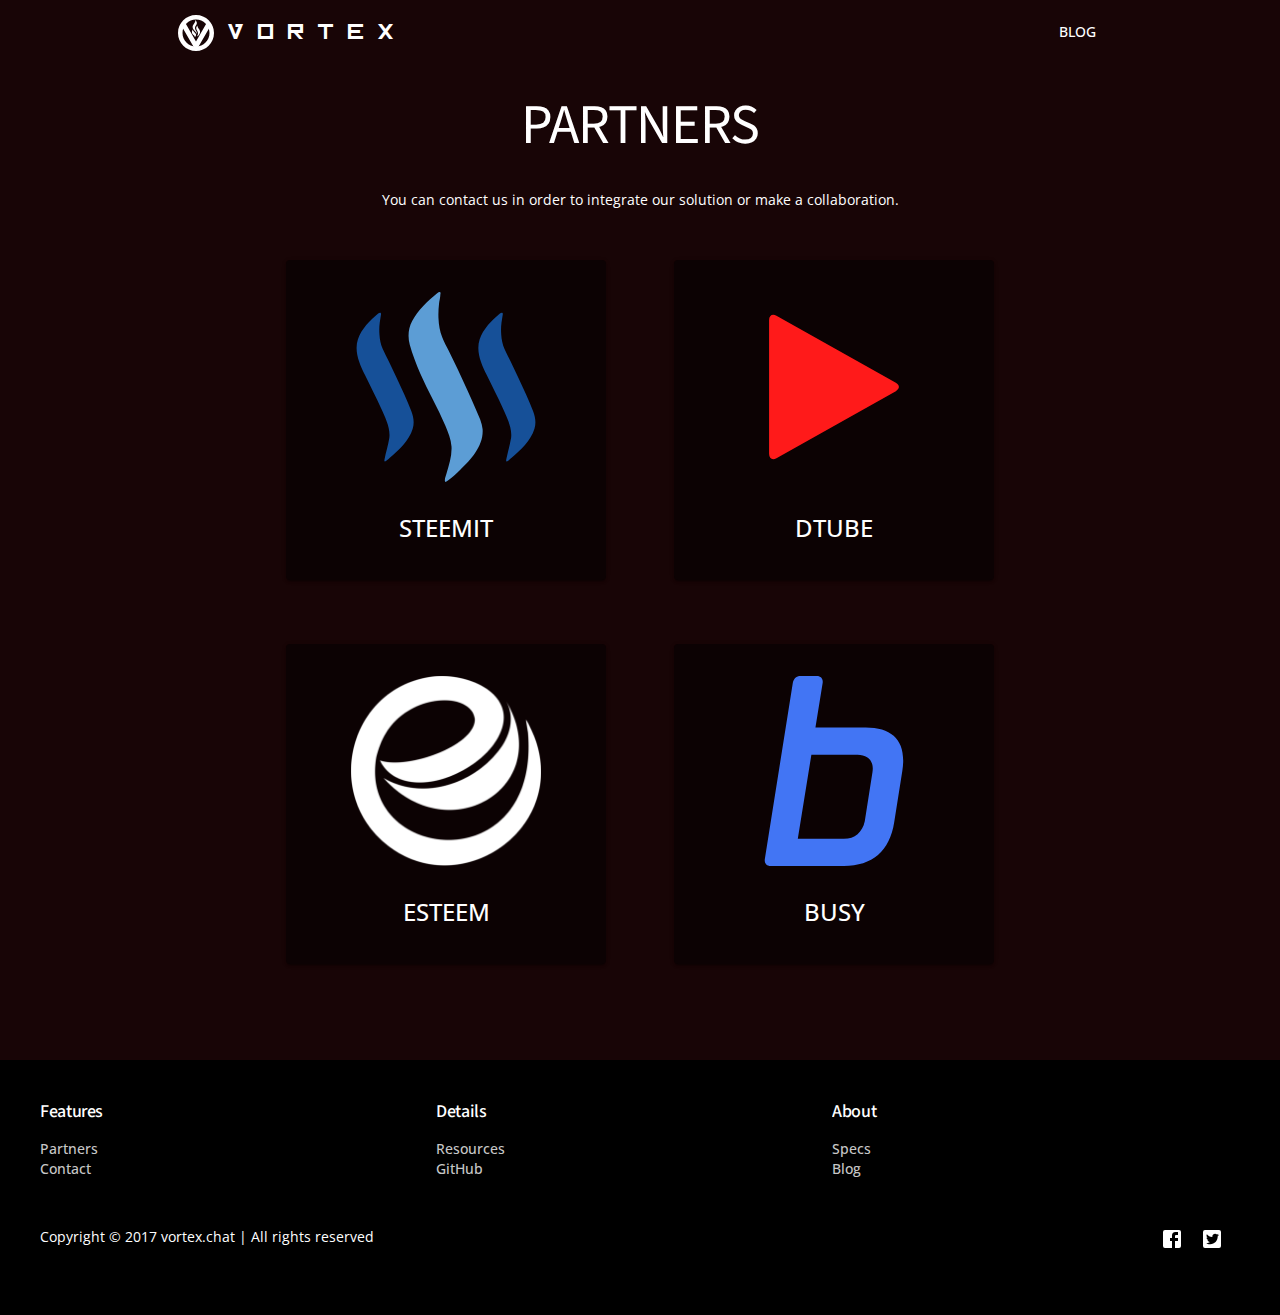
<file: partners.html>
<!DOCTYPE html>
<html lang="en">
    <head>
        <meta charset="UTF-8">

        <title>VORTEX | Partners</title>
        <meta name="theme-color" content="#0c0203">
        <meta name="apple-mobile-web-app-status-bar-style" content="black-translucent">
        <meta name="viewport" content="width=device-width, initial-scale=1.0, maximum-scale=1">
        <meta name="description" content="Vortex, the next-gen communication system based on one of the world's most secure protocol give you the full control and truly shield your secrets, privacy and freedom against quantum computers.">
        <link rel="icon" href="images/favicon.ico">

        <link rel="stylesheet" href="https://fonts.googleapis.com/css?family=Open+Sans|Source+Sans+Pro|Material+Icons">
        <link rel="stylesheet" href="css/material.red-indigo.min.css">
        <link rel="stylesheet" href="css/main.css">
        <link rel="stylesheet" href="css/partners.css">

        <meta property="og:title" content="VORTEX.CHAT"/>
        <meta property="og:description" content="Vortex, the next-gen communication system based on one of the world's most secure protocol give you the full control and truly shield your secrets, privacy and freedom against quantum computers."/>
        <meta property="og:url" content="https://vortex.chat"/>
        <meta property="og:type" content="website"/>
        <meta property="og:image" content="https://vortex.chat/images/vortex_open_graph.jpg"/>

        <!-- Google analytics -->
        <script async src="https://www.googletagmanager.com/gtag/js?id=UA-106476316-1"></script>
        <script>
            window.dataLayer = window.dataLayer || [];
            function gtag(){dataLayer.push(arguments)};
            gtag('js', new Date());

            gtag('config', 'UA-106476316-1');
        </script>

    </head>
    <body>
        <div id="toolbar">
            <div class="toolbar-inner">
                <div class="toolbar-inner-flex">
                    <div class="toolbar-branding">
                        <a href="/">
                            <img class="toolbar-logo" src="images/vortex_logo.svg">
                        </a>
                        <a class="toolbar-title" href="/">
                            VORTEX
                        </a>
                    </div>
                    <div class="toolbar-menu">
                        <span><a href="https://steemit.com/@vortex.chat" target="_blank">BLOG</a></span>
                    </div>
                </div>
            </div>
        </div>
        <div id="partners">
            <div class="partners-inner">

                <h1>PARTNERS</h1>

                <p>You can contact us in order to integrate our solution or make a collaboration.</p>

                <div class="partner-card shadow">
                    <a href="https://steem.io/" target="_blank"><img src="images/logo/steemit.svg"></a>
                    <a href="https://steem.io/" target="_blank" class="partner-name">Steemit</a>
                </div>
                <div class="partner-card shadow">
                    <a href="https://dtube.video/" target="_blank"><img src="images/logo/dtube.svg"></a>
                    <a href="https://dtube.video/" target="_blank" class="partner-name">Dtube</a>
                </div>
                <div class="partner-card shadow">
                    <a href="https://esteem.ws/" target="_blank"><img src="images/logo/esteem.png"></a>
                    <a href="https://esteem.ws/" target="_blank" class="partner-name">Esteem</a>
                </div>
                <div class="partner-card shadow">
                    <a href="https://busy.org/about" target="_blank"><img src="images/logo/busy.svg"></a>
                    <a href="https://busy.org/about" target="_blank" class="partner-name">Busy</a>
                </div>
            </div>
        </div>

        <div id="footer">
            <footer class="mdl-mega-footer">
                <div class="mdl-mega-footer__middle-section">

                    <div class="mdl-mega-footer__drop-down-section">
                        <input class="mdl-mega-footer__heading-checkbox" type="checkbox" checked>
                        <h1 class="mdl-mega-footer__heading">Features</h1>
                        <ul class="mdl-mega-footer__link-list">
                            <li><a href="/partners.html">Partners</a></li>
                            <li><a href="/contact.html">Contact</a></li>
                        </ul>
                    </div>

                    <div class="mdl-mega-footer__drop-down-section">
                        <input class="mdl-mega-footer__heading-checkbox" type="checkbox" checked>
                        <h1 class="mdl-mega-footer__heading">Details</h1>
                        <ul class="mdl-mega-footer__link-list">
                            <li><a href="https://github.com/vortexchat/vortex-branding/archive/master.zip">Resources</a></li>
                            <li><a href="https://github.com/vortexchat/" target="_blank">GitHub</a></li>
                        </ul>
                    </div>

                    <div class="mdl-mega-footer__drop-down-section">
                        <input class="mdl-mega-footer__heading-checkbox" type="checkbox" checked>
                        <h1 class="mdl-mega-footer__heading">About</h1>
                        <ul class="mdl-mega-footer__link-list">
                            <li><a href="https://github.com/vortexchat/vortex-specifications" target="_blank">Specs</a></li>
                            <li><a href="https://steemit.com/@vortex.chat" target="_blank">Blog</a></li>
                        </ul>
                    </div>

                </div>

                <div class="mdl-mega-footer__bottom-section">
                    <div class="mdl-logo">Copyright © 2017 vortex.chat | All rights reserved</div>
                    <ul class="mdl-mega-footer__link-list">
                        <li><a href="https://www.facebook.com/sharer/sharer.php?u=https%3A//vortex.chat/" target="_blank"><svg style="width:24px;height:24px" viewBox="0 0 24 24"><path fill="#fff" d="M5,3H19A2,2 0 0,1 21,5V19A2,2 0 0,1 19,21H5A2,2 0 0,1 3,19V5A2,2 0 0,1 5,3M18,5H15.5A3.5,3.5 0 0,0 12,8.5V11H10V14H12V21H15V14H18V11H15V9A1,1 0 0,1 16,8H18V5Z" /></svg></a></li>
                        <li><a href="https://twitter.com/home?status=https%3A//vortex.chat/" target="_blank"><svg style="width:24px;height:24px" viewBox="0 0 24 24"><path fill="#fff" d="M5,3H19A2,2 0 0,1 21,5V19A2,2 0 0,1 19,21H5A2,2 0 0,1 3,19V5A2,2 0 0,1 5,3M17.71,9.33C18.19,8.93 18.75,8.45 19,7.92C18.59,8.13 18.1,8.26 17.56,8.33C18.06,7.97 18.47,7.5 18.68,6.86C18.16,7.14 17.63,7.38 16.97,7.5C15.42,5.63 11.71,7.15 12.37,9.95C9.76,9.79 8.17,8.61 6.85,7.16C6.1,8.38 6.75,10.23 7.64,10.74C7.18,10.71 6.83,10.57 6.5,10.41C6.54,11.95 7.39,12.69 8.58,13.09C8.22,13.16 7.82,13.18 7.44,13.12C7.81,14.19 8.58,14.86 9.9,15C9,15.76 7.34,16.29 6,16.08C7.15,16.81 8.46,17.39 10.28,17.31C14.69,17.11 17.64,13.95 17.71,9.33Z" /></svg></a></li>
                    </ul>
                </div>
            </footer>
        </div>
    </body>

    <script src="js/material.min.js"></script>
    <script src="js/toolbar.js"></script>

</html>
</file>
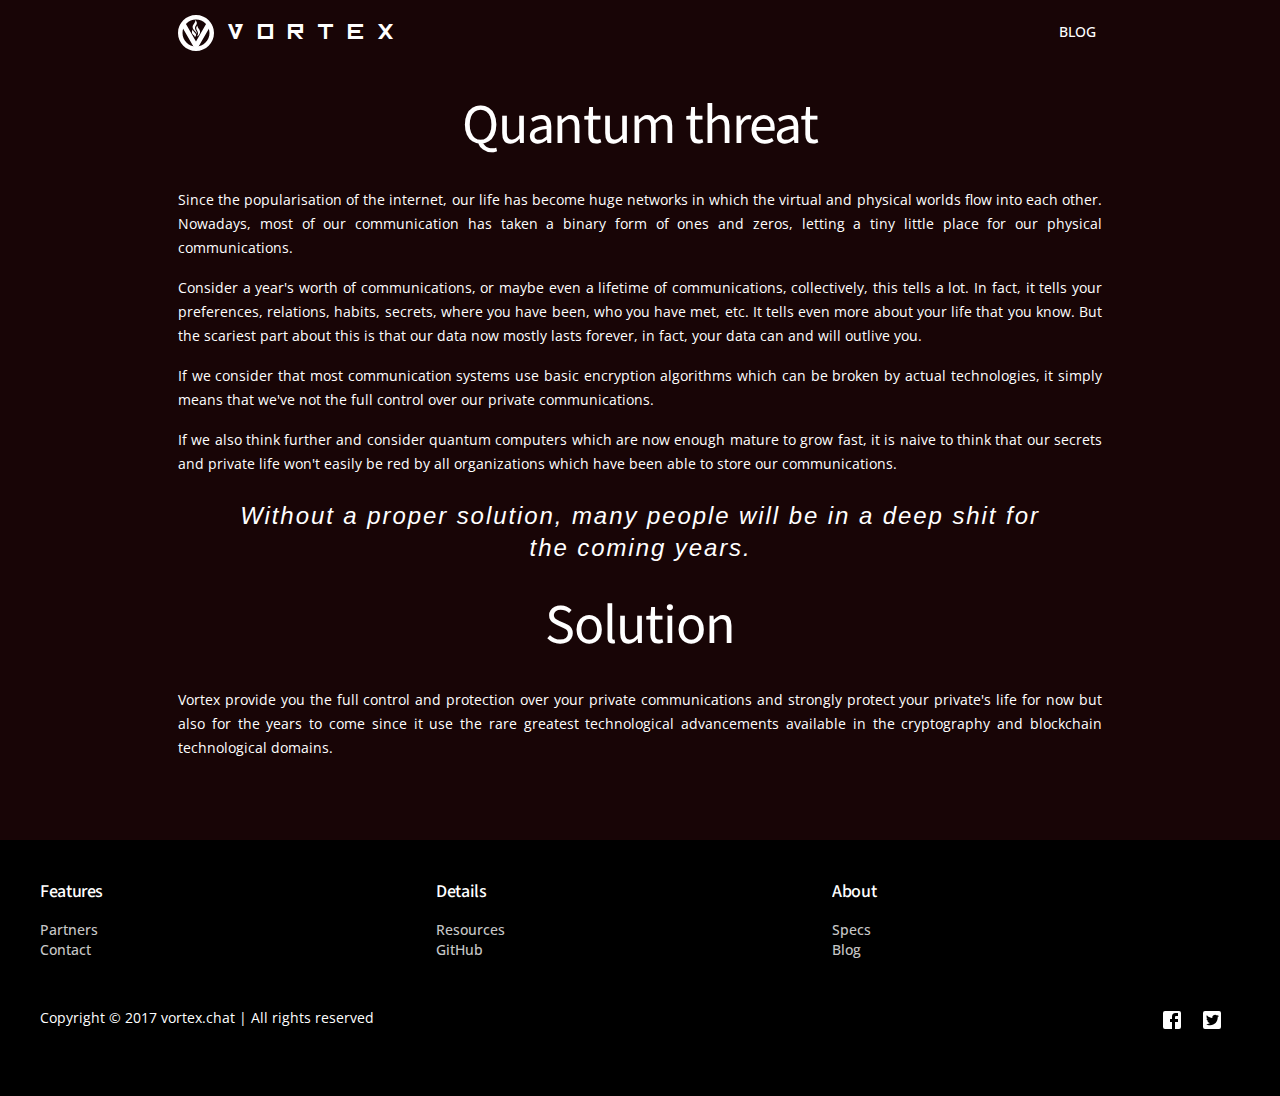
<file: protection.html>
<!DOCTYPE html>
<html lang="en">
<head>
    <meta charset="UTF-8">

    <title>VORTEX | Quantum threat</title>
    <meta name="theme-color" content="#0c0203">
    <meta name="apple-mobile-web-app-status-bar-style" content="black-translucent">
    <meta name="viewport" content="width=device-width, initial-scale=1.0, maximum-scale=1">
    <meta name="description" content="Vortex, the next-gen communication system based on one of the world's most secure protocol give you the full control and truly shield your secrets, privacy and freedom against quantum computers.">
    <link rel="icon" href="images/favicon.ico">

    <link rel="stylesheet" href="https://fonts.googleapis.com/css?family=Open+Sans|Source+Sans+Pro|Material+Icons">
    <link rel="stylesheet" href="css/material.red-indigo.min.css">
    <link rel="stylesheet" href="css/main.css">
    <link rel="stylesheet" href="css/partners.css">
    <link rel="stylesheet" href="css/page.css">

    <meta property="og:title" content="VORTEX.CHAT"/>
    <meta property="og:description" content="Vortex, the next-gen communication system based on one of the world's most secure protocol give you the full control and truly shield your secrets, privacy and freedom against quantum computers."/>
    <meta property="og:url" content="https://vortex.chat"/>
    <meta property="og:type" content="website"/>
    <meta property="og:image" content="https://vortex.chat/images/vortex_open_graph.jpg"/>

    <!-- Google analytics -->
    <script async src="https://www.googletagmanager.com/gtag/js?id=UA-106476316-1"></script>
    <script>
        window.dataLayer = window.dataLayer || [];
        function gtag(){dataLayer.push(arguments)};
        gtag('js', new Date());

        gtag('config', 'UA-106476316-1');
    </script>

</head>
<body>
<div id="toolbar">
    <div class="toolbar-inner">
        <div class="toolbar-inner-flex">
            <div class="toolbar-branding">
                <a href="/">
                    <img class="toolbar-logo" src="images/vortex_logo.svg">
                </a>
                <a class="toolbar-title" href="/">
                    VORTEX
                </a>
            </div>
            <div class="toolbar-menu">
                <span><a href="https://steemit.com/@vortex.chat" target="_blank">BLOG</a></span>
            </div>
        </div>
    </div>
</div>

<div class="page">
    <div class="page-inner">
        <h1>Quantum threat</h1>
        <p>Since the popularisation of the internet, our life has become huge networks in which the virtual and physical worlds flow into each other. Nowadays, most of our communication has taken a binary form of ones and zeros, letting a tiny little place for our physical communications.</p>
        <p>Consider a year's worth of communications, or maybe even a lifetime of communications, collectively, this tells a lot. In fact, it tells your preferences, relations, habits, secrets, where you have been, who you have met, etc. It tells even more about your life that you know. But the scariest part about this is that our data now mostly lasts forever, in fact, your data can and will outlive you.</p>
        <p>If we consider that most communication systems use basic encryption algorithms which can be broken by actual technologies, it simply means that we've not the full control over our private communications.</p>
        <p>If we also think further and consider quantum computers which are now enough mature to grow fast, it is naive to think that our secrets and private life won't easily be red by all organizations which have been able to store our communications.</p>
        <p><blockquote>Without a proper solution, many people will be in a deep shit for the coming years.</blockquote></p>
        <h1>Solution</h1>
        <p>Vortex provide you the full control and protection over your private communications and strongly protect your private's life for now but also for the years to come since it use the rare greatest technological advancements available in the cryptography and blockchain technological domains.</p>
    </div>
</div>

<div id="footer">
    <footer class="mdl-mega-footer">
        <div class="mdl-mega-footer__middle-section">

            <div class="mdl-mega-footer__drop-down-section">
                <input class="mdl-mega-footer__heading-checkbox" type="checkbox" checked>
                <h1 class="mdl-mega-footer__heading">Features</h1>
                <ul class="mdl-mega-footer__link-list">
                    <li><a href="/partners.html">Partners</a></li>
                    <li><a href="/contact.html">Contact</a></li>
                </ul>
            </div>

            <div class="mdl-mega-footer__drop-down-section">
                <input class="mdl-mega-footer__heading-checkbox" type="checkbox" checked>
                <h1 class="mdl-mega-footer__heading">Details</h1>
                <ul class="mdl-mega-footer__link-list">
                    <li><a href="https://github.com/vortexchat/vortex-branding/archive/master.zip">Resources</a></li>
                    <li><a href="https://github.com/vortexchat/" target="_blank">GitHub</a></li>
                </ul>
            </div>

            <div class="mdl-mega-footer__drop-down-section">
                <input class="mdl-mega-footer__heading-checkbox" type="checkbox" checked>
                <h1 class="mdl-mega-footer__heading">About</h1>
                <ul class="mdl-mega-footer__link-list">
                    <li><a href="https://github.com/vortexchat/vortex-specifications" target="_blank">Specs</a></li>
                    <li><a href="https://steemit.com/@vortex.chat" target="_blank">Blog</a></li>
                </ul>
            </div>

        </div>

        <div class="mdl-mega-footer__bottom-section">
            <div class="mdl-logo">Copyright © 2017 vortex.chat | All rights reserved</div>
            <ul class="mdl-mega-footer__link-list">
                <li><a href="https://www.facebook.com/sharer/sharer.php?u=https%3A//vortex.chat/" target="_blank"><svg style="width:24px;height:24px" viewBox="0 0 24 24"><path fill="#fff" d="M5,3H19A2,2 0 0,1 21,5V19A2,2 0 0,1 19,21H5A2,2 0 0,1 3,19V5A2,2 0 0,1 5,3M18,5H15.5A3.5,3.5 0 0,0 12,8.5V11H10V14H12V21H15V14H18V11H15V9A1,1 0 0,1 16,8H18V5Z" /></svg></a></li>
                <li><a href="https://twitter.com/home?status=https%3A//vortex.chat/" target="_blank"><svg style="width:24px;height:24px" viewBox="0 0 24 24"><path fill="#fff" d="M5,3H19A2,2 0 0,1 21,5V19A2,2 0 0,1 19,21H5A2,2 0 0,1 3,19V5A2,2 0 0,1 5,3M17.71,9.33C18.19,8.93 18.75,8.45 19,7.92C18.59,8.13 18.1,8.26 17.56,8.33C18.06,7.97 18.47,7.5 18.68,6.86C18.16,7.14 17.63,7.38 16.97,7.5C15.42,5.63 11.71,7.15 12.37,9.95C9.76,9.79 8.17,8.61 6.85,7.16C6.1,8.38 6.75,10.23 7.64,10.74C7.18,10.71 6.83,10.57 6.5,10.41C6.54,11.95 7.39,12.69 8.58,13.09C8.22,13.16 7.82,13.18 7.44,13.12C7.81,14.19 8.58,14.86 9.9,15C9,15.76 7.34,16.29 6,16.08C7.15,16.81 8.46,17.39 10.28,17.31C14.69,17.11 17.64,13.95 17.71,9.33Z" /></svg></a></li>
            </ul>
        </div>
    </footer>
</div>
</body>

<script src="js/material.min.js"></script>
<script src="js/toolbar.js"></script>

</html>
</file>
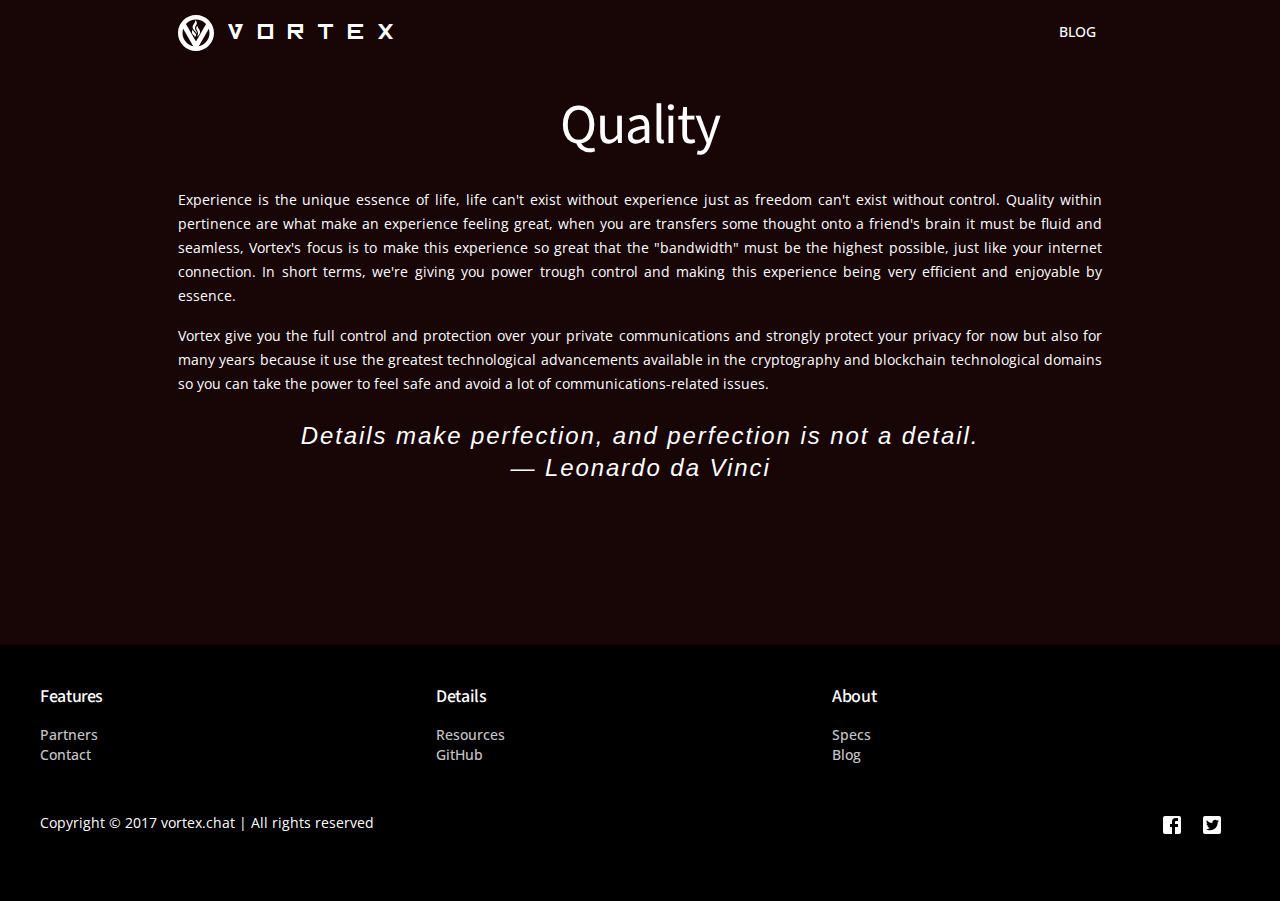
<file: quality.html>
<!DOCTYPE html>
<html lang="en">
<head>
    <meta charset="UTF-8">

    <title>VORTEX | Quality</title>
    <meta name="theme-color" content="#0c0203">
    <meta name="apple-mobile-web-app-status-bar-style" content="black-translucent">
    <meta name="viewport" content="width=device-width, initial-scale=1.0, maximum-scale=1">
    <meta name="description" content="Vortex, the next-gen communication system based on one of the world's most secure protocol give you the full control and truly shield your secrets, privacy and freedom against quantum computers.">
    <link rel="icon" href="images/favicon.ico">

    <link rel="stylesheet" href="https://fonts.googleapis.com/css?family=Open+Sans|Source+Sans+Pro|Material+Icons">
    <link rel="stylesheet" href="css/material.red-indigo.min.css">
    <link rel="stylesheet" href="css/main.css">
    <link rel="stylesheet" href="css/partners.css">
    <link rel="stylesheet" href="css/page.css">

    <meta property="og:title" content="VORTEX.CHAT"/>
    <meta property="og:description" content="Vortex, the next-gen communication system based on one of the world's most secure protocol give you the full control and truly shield your secrets, privacy and freedom against quantum computers."/>
    <meta property="og:url" content="https://vortex.chat"/>
    <meta property="og:type" content="website"/>
    <meta property="og:image" content="https://vortex.chat/images/vortex_open_graph.jpg"/>

    <!-- Google analytics -->
    <script async src="https://www.googletagmanager.com/gtag/js?id=UA-106476316-1"></script>
    <script>
        window.dataLayer = window.dataLayer || [];
        function gtag(){dataLayer.push(arguments)};
        gtag('js', new Date());

        gtag('config', 'UA-106476316-1');
    </script>

</head>
<body>
<div id="toolbar">
    <div class="toolbar-inner">
        <div class="toolbar-inner-flex">
            <div class="toolbar-branding">
                <a href="/">
                    <img class="toolbar-logo" src="images/vortex_logo.svg">
                </a>
                <a class="toolbar-title" href="/">
                    VORTEX
                </a>
            </div>
            <div class="toolbar-menu">
                <span><a href="https://steemit.com/@vortex.chat" target="_blank">BLOG</a></span>
            </div>
        </div>
    </div>
</div>

<div class="page">
    <div class="page-inner">
        <h1>Quality</h1>
        <p>Experience is the unique essence of life, life can't exist without experience just as freedom can't exist without control. Quality within pertinence are what make an experience feeling great, when you are transfers some thought onto a friend's brain it must be fluid and seamless, Vortex's focus is to make this experience so great that the "bandwidth" must be the highest possible, just like your internet connection. In short terms, we're giving you power trough control and making this experience being very efficient and enjoyable by essence.</p>
        <p>Vortex give you the full control and protection over your private communications and strongly protect your privacy for now but also for many years because it use the greatest technological advancements available in the cryptography and blockchain technological domains so you can take the power to feel safe and avoid a lot of communications-related issues.</p>
        <p><blockquote>Details make perfection, and perfection is not a detail. <br>― Leonardo da Vinci</blockquote></p>
    </div>
</div>

<div id="footer">
    <footer class="mdl-mega-footer">
        <div class="mdl-mega-footer__middle-section">

            <div class="mdl-mega-footer__drop-down-section">
                <input class="mdl-mega-footer__heading-checkbox" type="checkbox" checked>
                <h1 class="mdl-mega-footer__heading">Features</h1>
                <ul class="mdl-mega-footer__link-list">
                    <li><a href="/partners.html">Partners</a></li>
                    <li><a href="/contact.html">Contact</a></li>
                </ul>
            </div>

            <div class="mdl-mega-footer__drop-down-section">
                <input class="mdl-mega-footer__heading-checkbox" type="checkbox" checked>
                <h1 class="mdl-mega-footer__heading">Details</h1>
                <ul class="mdl-mega-footer__link-list">
                    <li><a href="https://github.com/vortexchat/vortex-branding/archive/master.zip">Resources</a></li>
                    <li><a href="https://github.com/vortexchat/" target="_blank">GitHub</a></li>
                </ul>
            </div>

            <div class="mdl-mega-footer__drop-down-section">
                <input class="mdl-mega-footer__heading-checkbox" type="checkbox" checked>
                <h1 class="mdl-mega-footer__heading">About</h1>
                <ul class="mdl-mega-footer__link-list">
                    <li><a href="https://github.com/vortexchat/vortex-specifications" target="_blank">Specs</a></li>
                    <li><a href="https://steemit.com/@vortex.chat" target="_blank">Blog</a></li>
                </ul>
            </div>

        </div>

        <div class="mdl-mega-footer__bottom-section">
            <div class="mdl-logo">Copyright © 2017 vortex.chat | All rights reserved</div>
            <ul class="mdl-mega-footer__link-list">
                <li><a href="https://www.facebook.com/sharer/sharer.php?u=https%3A//vortex.chat/" target="_blank"><svg style="width:24px;height:24px" viewBox="0 0 24 24"><path fill="#fff" d="M5,3H19A2,2 0 0,1 21,5V19A2,2 0 0,1 19,21H5A2,2 0 0,1 3,19V5A2,2 0 0,1 5,3M18,5H15.5A3.5,3.5 0 0,0 12,8.5V11H10V14H12V21H15V14H18V11H15V9A1,1 0 0,1 16,8H18V5Z" /></svg></a></li>
                <li><a href="https://twitter.com/home?status=https%3A//vortex.chat/" target="_blank"><svg style="width:24px;height:24px" viewBox="0 0 24 24"><path fill="#fff" d="M5,3H19A2,2 0 0,1 21,5V19A2,2 0 0,1 19,21H5A2,2 0 0,1 3,19V5A2,2 0 0,1 5,3M17.71,9.33C18.19,8.93 18.75,8.45 19,7.92C18.59,8.13 18.1,8.26 17.56,8.33C18.06,7.97 18.47,7.5 18.68,6.86C18.16,7.14 17.63,7.38 16.97,7.5C15.42,5.63 11.71,7.15 12.37,9.95C9.76,9.79 8.17,8.61 6.85,7.16C6.1,8.38 6.75,10.23 7.64,10.74C7.18,10.71 6.83,10.57 6.5,10.41C6.54,11.95 7.39,12.69 8.58,13.09C8.22,13.16 7.82,13.18 7.44,13.12C7.81,14.19 8.58,14.86 9.9,15C9,15.76 7.34,16.29 6,16.08C7.15,16.81 8.46,17.39 10.28,17.31C14.69,17.11 17.64,13.95 17.71,9.33Z" /></svg></a></li>
            </ul>
        </div>
    </footer>
</div>
</body>

<script src="js/material.min.js"></script>
<script src="js/toolbar.js"></script>

</html>
</file>
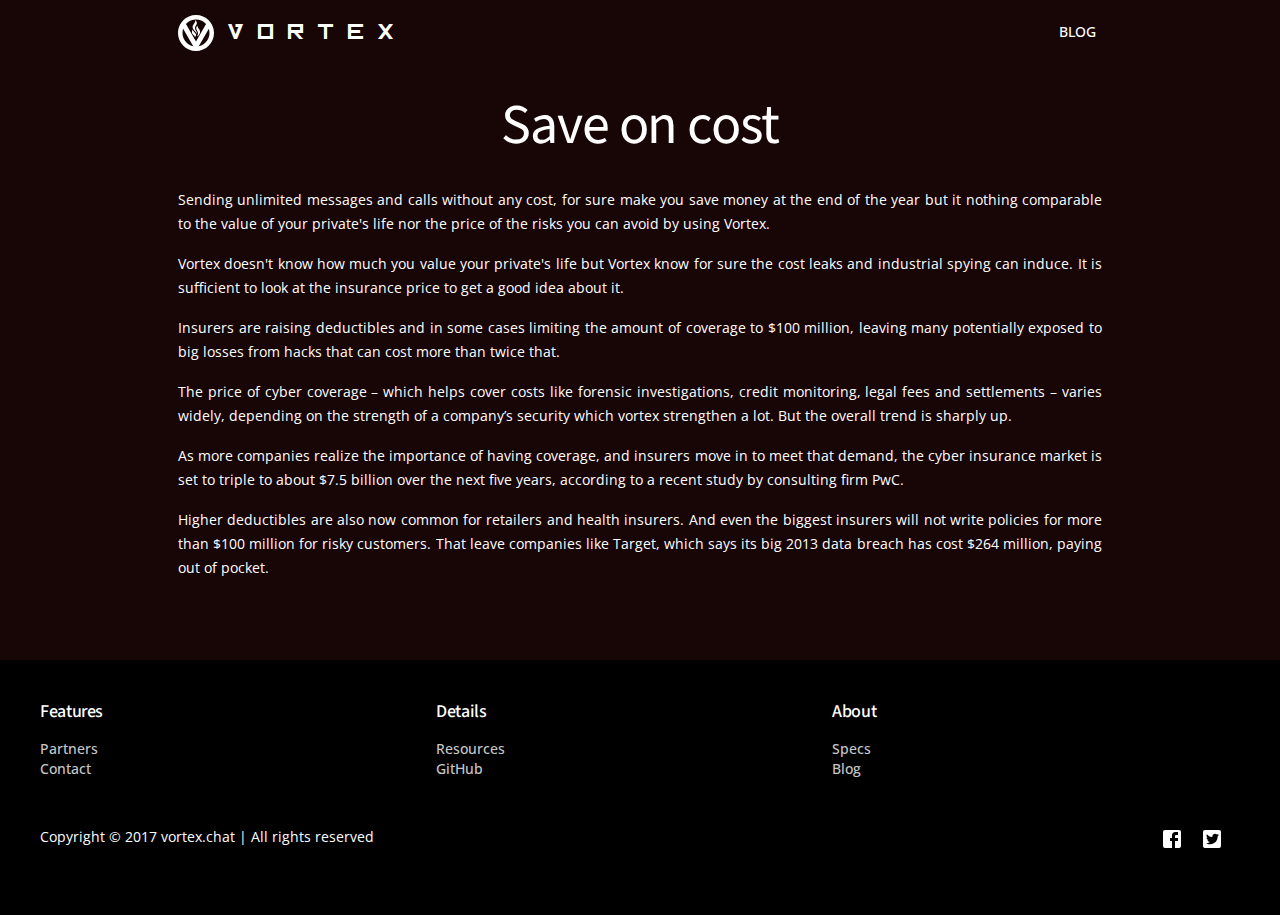
<file: savings.html>
<!DOCTYPE html>
<html lang="en">
<head>
    <meta charset="UTF-8">

    <title>VORTEX | Save on cost</title>
    <meta name="theme-color" content="#0c0203">
    <meta name="apple-mobile-web-app-status-bar-style" content="black-translucent">
    <meta name="viewport" content="width=device-width, initial-scale=1.0, maximum-scale=1">
    <meta name="description" content="Vortex, the next-gen communication system based on one of the world's most secure protocol give you the full control and truly shield your secrets, privacy and freedom against quantum computers.">
    <link rel="icon" href="images/favicon.ico">

    <link rel="stylesheet" href="https://fonts.googleapis.com/css?family=Open+Sans|Source+Sans+Pro|Material+Icons">
    <link rel="stylesheet" href="css/material.red-indigo.min.css">
    <link rel="stylesheet" href="css/main.css">
    <link rel="stylesheet" href="css/partners.css">
    <link rel="stylesheet" href="css/page.css">

    <meta property="og:title" content="VORTEX.CHAT"/>
    <meta property="og:description" content="Vortex, the next-gen communication system based on one of the world's most secure protocol give you the full control and truly shield your secrets, privacy and freedom against quantum computers."/>
    <meta property="og:url" content="https://vortex.chat"/>
    <meta property="og:type" content="website"/>
    <meta property="og:image" content="https://vortex.chat/images/vortex_open_graph.jpg"/>

    <!-- Google analytics -->
    <script async src="https://www.googletagmanager.com/gtag/js?id=UA-106476316-1"></script>
    <script>
        window.dataLayer = window.dataLayer || [];
        function gtag(){dataLayer.push(arguments)};
        gtag('js', new Date());

        gtag('config', 'UA-106476316-1');
    </script>

</head>
<body>
    <div id="toolbar">
        <div class="toolbar-inner">
            <div class="toolbar-inner-flex">
                <div class="toolbar-branding">
                    <a href="/">
                        <img class="toolbar-logo" src="images/vortex_logo.svg">
                    </a>
                    <a class="toolbar-title" href="/">
                        VORTEX
                    </a>
                </div>
                <div class="toolbar-menu">
                    <span><a href="https://steemit.com/@vortex.chat" target="_blank">BLOG</a></span>
                </div>
            </div>
        </div>
    </div>

    <div class="page">
        <div class="page-inner">
            <h1>Save on cost</h1>
            <p>Sending unlimited messages and calls without any cost, for sure make you save money at the end of the year but it nothing comparable to the value of your private's life nor the price of the risks you can avoid by using Vortex.</p>
            <p>Vortex doesn't know how much you value your private's life but Vortex know for sure the cost leaks and industrial spying can induce. It is sufficient to look at the insurance price to get a good idea about it.</p>
            <p>Insurers are raising deductibles and in some cases limiting the amount of coverage to $100 million, leaving many potentially exposed to big losses from hacks that can cost more than twice that.</p>
            <p>The price of cyber coverage – which helps cover costs like forensic investigations, credit monitoring, legal fees and settlements – varies widely, depending on the strength of a company’s security which vortex strengthen a lot. But the overall trend is sharply up.</p>
            <p>As more companies realize the importance of having coverage, and insurers move in to meet that demand, the cyber insurance market is set to triple to about $7.5 billion over the next five years, according to a recent study by consulting firm PwC.</p>
            <p>Higher deductibles are also now common for retailers and health insurers. And even the biggest insurers will not write policies for more than $100 million for risky customers. That leave companies like Target, which says its big 2013 data breach has cost $264 million, paying out of pocket.</p>
        </div>
    </div>

    <div id="footer">
        <footer class="mdl-mega-footer">
            <div class="mdl-mega-footer__middle-section">

                <div class="mdl-mega-footer__drop-down-section">
                    <input class="mdl-mega-footer__heading-checkbox" type="checkbox" checked>
                    <h1 class="mdl-mega-footer__heading">Features</h1>
                    <ul class="mdl-mega-footer__link-list">
                        <li><a href="/partners.html">Partners</a></li>
                        <li><a href="/contact.html">Contact</a></li>
                    </ul>
                </div>

                <div class="mdl-mega-footer__drop-down-section">
                    <input class="mdl-mega-footer__heading-checkbox" type="checkbox" checked>
                    <h1 class="mdl-mega-footer__heading">Details</h1>
                    <ul class="mdl-mega-footer__link-list">
                        <li><a href="https://github.com/vortexchat/vortex-branding/archive/master.zip">Resources</a></li>
                        <li><a href="https://github.com/vortexchat/" target="_blank">GitHub</a></li>
                    </ul>
                </div>

                <div class="mdl-mega-footer__drop-down-section">
                    <input class="mdl-mega-footer__heading-checkbox" type="checkbox" checked>
                    <h1 class="mdl-mega-footer__heading">About</h1>
                    <ul class="mdl-mega-footer__link-list">
                        <li><a href="https://github.com/vortexchat/vortex-specifications" target="_blank">Specs</a></li>
                        <li><a href="https://steemit.com/@vortex.chat" target="_blank">Blog</a></li>
                    </ul>
                </div>

            </div>

            <div class="mdl-mega-footer__bottom-section">
                <div class="mdl-logo">Copyright © 2017 vortex.chat | All rights reserved</div>
                <ul class="mdl-mega-footer__link-list">
                    <li><a href="https://www.facebook.com/sharer/sharer.php?u=https%3A//vortex.chat/" target="_blank"><svg style="width:24px;height:24px" viewBox="0 0 24 24"><path fill="#fff" d="M5,3H19A2,2 0 0,1 21,5V19A2,2 0 0,1 19,21H5A2,2 0 0,1 3,19V5A2,2 0 0,1 5,3M18,5H15.5A3.5,3.5 0 0,0 12,8.5V11H10V14H12V21H15V14H18V11H15V9A1,1 0 0,1 16,8H18V5Z" /></svg></a></li>
                    <li><a href="https://twitter.com/home?status=https%3A//vortex.chat/" target="_blank"><svg style="width:24px;height:24px" viewBox="0 0 24 24"><path fill="#fff" d="M5,3H19A2,2 0 0,1 21,5V19A2,2 0 0,1 19,21H5A2,2 0 0,1 3,19V5A2,2 0 0,1 5,3M17.71,9.33C18.19,8.93 18.75,8.45 19,7.92C18.59,8.13 18.1,8.26 17.56,8.33C18.06,7.97 18.47,7.5 18.68,6.86C18.16,7.14 17.63,7.38 16.97,7.5C15.42,5.63 11.71,7.15 12.37,9.95C9.76,9.79 8.17,8.61 6.85,7.16C6.1,8.38 6.75,10.23 7.64,10.74C7.18,10.71 6.83,10.57 6.5,10.41C6.54,11.95 7.39,12.69 8.58,13.09C8.22,13.16 7.82,13.18 7.44,13.12C7.81,14.19 8.58,14.86 9.9,15C9,15.76 7.34,16.29 6,16.08C7.15,16.81 8.46,17.39 10.28,17.31C14.69,17.11 17.64,13.95 17.71,9.33Z" /></svg></a></li>
                </ul>
            </div>
        </footer>
    </div>
</body>

<script src="js/material.min.js"></script>
<script src="js/toolbar.js"></script>

</html>
</file>
<file: css/index.css>
/* SNACKBAR */
#comingSoonSnackbar {
    background-color: rgba(0, 0, 0, .77);
}

#comingSoonSnackbar .mdl-snackbar__action {
    color: #AC0623;
}

#comingSoonSnackbar .mdl-snackbar__text {
    font-family: "Open Sans", Arial, sans-serif;
}

/* HEADER */
#header {
    width: 100%;
    background-color: #180506; /*440100*/
    text-align: center;
}

.header-inner {
    max-width: 1200px;
    width: calc(100% - 64px);
    display: inline-block;
    padding: 164px 32px 64px 32px;
}

.header-top {
    display: inline-block;
}

.header-left {
    float: left;
    text-align: left;
}

.header-action button {
    background-color: #440100 !important;
}

.header-right {
    margin: 0 32px 0 96px;
    float: right;
    text-align: right;
}

.header-left h1, .header-left h2 {
    color: white;
}

.header-left h2 {
    font-size: 36px;
}

.header-mockup {
    max-height: 500px;
}

#headerTransition img {
    width: 100%;
}

.header-bottom {
    margin: 128px 16px 32px 16px;
    display: block;
}

@media(max-width: 700px) {
    .header-inner {
        padding-top: 128px;
        display: inline-block;
    }
    .header-right {
        display: none;
    }
    .header-left h1 {
        font-size: 42px;
    }
    .header-left h2 {
        font-size: 24px;
    }
}

/* ADVANTAGES */
#advantages {
    padding: 64px 32px 64px 32px;
    background-color: #440100; /*180506*/
    color: #ffffff;
    text-align: center;
}

#advantages a {
    color: #fff;
}

.advantages-inner {
    display: inline-flex;
    max-width: 924px;
    width: 100%;
}

.advantage-box {
    text-align: left;
    display: inline-block;
    border-left: 1px solid #541717;
    width: 33%;
}

@media(max-width: 800px) {

    .advantages-inner {
        display: inline;
    }

    .advantage-box {
        width: 100%;
        display: inline;
        border-left: 0px;
    }
}

.advantage-box-inner {
    padding: 32px;
    color: #fff;
    transition: color .72s cubic-bezier(.25,.8,.25,1);
}

.advantage-box-inner i.advantage-box-icon {
    cursor: pointer;
    font-size: 32px;
    padding: 10px;
    background-color: white;
    border-radius: 4px;
    color: #450300;
    box-shadow: 0px 0px 1px #fff;
    transition: all 0.36s cubic-bezier(.25,.8,.25,1);
}

.advantage-box-inner:hover i.advantage-box-icon {
    box-shadow: 0px 0px 8px #fff;
}

.advantage-box-inner h3 {
    margin-top: 24px;
    margin-bottom: 16px;
}

.advantage-box-inner p {
    margin: 0;
}


#advantagesTransition img {
    width: 100%;
}

/* SCREENSHOTS */
#screenshots {
    padding: 64px 0 64px 0;
    background-color: #180506;
    color: #ffffff;
    text-align: center;
}

.screenshots-inner {
    padding: 0 32px 0 32px;
    width: calc(100% - 64px);
}

.screenshots-inner h2 {
    margin-bottom: 12px;
}

#screenshotsSwiper {
    width: 100%;
    padding-top: 50px;
    padding-bottom: 50px;
}
#screenshotsSwiper  .swiper-slide {
    background-position: center;
    background-size: cover;
    width: 330px;
    height: 644px;
}

#screenshotsSwiper .swiper-slide-shadow-left {
    background-image: -webkit-gradient(linear,left top,right top,from(rgba(24,5,6,.5)),to(rgba(24,5,6,0))) !important;
    background-image: -webkit-linear-gradient(right,rgba(24,5,6,.5),rgba(24,5,6,0)) !important;
    background-image: -moz-linear-gradient(right,rgba(24,5,6,.5),rgba(24,5,6,0)) !important;
    background-image: -o-linear-gradient(right,rgba(24,5,6,.5),rgba(24,5,6,0)) !important;
    background-image: linear-gradient(to left,rgba(24,5,6,.5),rgba(24,5,6,0)) !important;
}

#screenshotsSwiper .swiper-slide-shadow-right {
    background-image: -webkit-gradient(linear, right top, left top, from(rgba(24, 5, 6, .5)), to(rgba(24, 5, 6, 0))) !important;
    background-image: -webkit-linear-gradient(left, rgba(24, 5, 6, .5), rgba(24, 5, 6, 0)) !important;
    background-image: -moz-linear-gradient(left, rgba(24, 5, 6, .5), rgba(24, 5, 6, 0)) !important;
    background-image: -o-linear-gradient(left, rgba(24, 5, 6, .5), rgba(24, 5, 6, 0)) !important;
    background-image: linear-gradient(to right, rgba(24, 5, 6, .5), rgba(24, 5, 6, 0)) !important;
}

#screenshotsSwiper .swiper-pagination-bullet-active {
    background: #440100 !important;
}

.suitable-for-boxes {
    margin: auto;
    margin-top: 32px;
    line-height: 32px;
    text-align: center;
    max-width: 924px;
    width: calc(100% - 64px);
}

.suitable-for-box {
    text-align: left;
    display: inline-block;
}

.suitable-for-box span {
    display: table;
    margin: 4px 0 0px 0;
    transition: all .34s ease-out 9999s;
    color: #ddd;
}

.suitable-for-boxes:hover .suitable-for-box span {
    /*margin: 0px 0 4px 0;*/
    transition: all .17s ease-in;
    color: #ffffff;
}

.suitable-for-box i {
    display: inline;
    vertical-align: text-bottom;
    margin-left: 24px;
}

#screenshotsTransition img {
    width: 100%;
}

@media(max-width: 700px) {

    .screenshots-inner h2 {
        font-size: 36px;
        margin: 12px;
    }
}


/* SECURITY */
#security {
    padding: 64px 32px 64px 32px;
    background-color: #0c0203;
    text-align: center;
    color: #ffffff;
}

.security-inner {
    display: inline-flex;
    max-width: 924px;
    width: 100%;
}

.security-text {
    width: 70%;
    text-align: left;
    display: inline-block;
    padding: 16px 0 32px 0;
}

@keyframes insertBarAnimation {
    0%, 49%   { opacity: 1; }
    50%, 100% { opacity: 0; }
}

#securitySectionQuestion::after {
    content: '';
    animation: insertBarAnimation 1s linear infinite reverse;
}

#securitySectionQuestion.while::after {
    content: '';
    animation: unset;
}

.security-image {
    width: 30%;
    text-align: center;
    display: inline-block;
}

.security-image-inner {
    display: inline-block;
    position: relative;
    max-width: 128px;
    height: 100%;
    width: 100%;
}

#crowdfundingBuyButton {
    background-color: #450300;
    margin-left: 16px;
    transition: all .51s ease-out;
}

@keyframes securityImageDataDotsAnimation2 {
    0%, 30%   {background-position: center 100%;}
    70%, 100%  {background-position: center 0%;}
}

@keyframes securityImageDataDotsAnimation {
    0%  {background-position: center 100%;}
    100%  {background-position: center 0%;}
}

.security-image-data-dots {
    height: 100%;
    width: 100%;
    display: inline-flex;
    position: absolute;
    background-image: url(../images/data_dots.png);
    background-position: center 100%;
    background-repeat: repeat-y;
    background-size: contain;
    /*animation: securityImageDataDotsAnimation2 1.89s ease-in-out infinite;*/
    animation: securityImageDataDotsAnimation 7s linear infinite;
}

.security-image-protection {
    height: 100%;
    width: 100%;
    display: inline-flex;
    position: absolute;
    background-image: url(../images/verified.png);
    background-position: center center;
    background-repeat: no-repeat;
    background-size: contain;
}

@media(max-width: 700px) {

    .security-text {
        width: 100%;
    }

    .security-text h2 {
        font-size: 36px;
    }

    .security-image {
        display: none;
    }

    #security {
        padding: 64px 32px 32px 32px;
    }
}

/* FEATURES */
#features {
    padding: 64px 0 96px 0;
    background-color: #0c0203;
    text-align: center;
    color: #ffffff;
}

#featuresSwiper {
    width: 100%;
    padding-top: 50px;
    padding-bottom: 50px;
}

#featuresSwiper .swiper-slide {
    width: 256px;
    margin: 0 32px 0 32px;
    padding: 16px;
    border-radius: 4px;
    background-color: #180506;
    transition: all .7s ease-out;
}

#featuresSwiper .swiper-slide.swiper-slide-active {
    background-color: #180506;
    transition: all .17s ease-in;
}

@keyframes featuresSwiperSlideActiveHithitAnimation {
    0%   { left: -30%; background: linear-gradient(to right, transparent, rgba(68, 1, 0, 0.3), rgba(68, 1, 0, 0.9)); opacity: 0;}
    23%  { opacity: 1;}
    55%  { opacity: .7;}
    70%  { opacity: .4;}
    80%  { opacity: 0;}
    100% { left: 100%; background: linear-gradient(to right, transparent, rgba(68, 1, 0, 0.3), rgba(68, 1, 0, 0.9)); opacity: 0;}

}

#featuresSwiper .swiper-slide.swiper-slide-active::before {
    top: 0;
    left: 0;
    z-index: -1 !important;
    content: '';
    position: absolute;
    height: 100%;
    width: 30%;
    background: transparent;
    animation: featuresSwiperSlideActiveHithitAnimation 1.8s linear;
}

#featuresSwiper .swiper-slide.swiper-slide-active * {
    z-index: 1;
}

#featuresSwiper .swiper-slide-shadow-left {
    background-image: -webkit-gradient(linear,left top,right top,from(rgba(24,5,6,.5)),to(rgba(24,5,6,0))) !important;
    background-image: -webkit-linear-gradient(right,rgba(24,5,6,.5),rgba(24,5,6,0)) !important;
    background-image: -moz-linear-gradient(right,rgba(24,5,6,.5),rgba(24,5,6,0)) !important;
    background-image: -o-linear-gradient(right,rgba(24,5,6,.5),rgba(24,5,6,0)) !important;
    background-image: linear-gradient(to left,rgba(24,5,6,.5),rgba(24,5,6,0)) !important;
}

#featuresSwiper .swiper-slide-shadow-right {
    background-image: -webkit-gradient(linear, right top, left top, from(rgba(24, 5, 6, .5)), to(rgba(24, 5, 6, 0))) !important;
    background-image: -webkit-linear-gradient(left, rgba(24, 5, 6, .5), rgba(24, 5, 6, 0)) !important;
    background-image: -moz-linear-gradient(left, rgba(24, 5, 6, .5), rgba(24, 5, 6, 0)) !important;
    background-image: -o-linear-gradient(left, rgba(24, 5, 6, .5), rgba(24, 5, 6, 0)) !important;
    background-image: linear-gradient(to right, rgba(24, 5, 6, .5), rgba(24, 5, 6, 0)) !important;
}

#featuresSwiper .swiper-pagination-bullet-active {
    background: #440100 !important;
}

@media(max-width: 700px) {

    #features {
        padding: 0 0 64px 0;
    }

    #featuresSwiper {
        padding-top: 18px;
    }
}


/* QUALITY */
#quality {
    padding: 64px 32px 64px 32px;
    background-color: #0c0203;
    text-align: center;
    color: #ffffff;
}

.quality-inner {
    display: inline-flex;
    max-width: 924px;
    width: 100%;
}

.quality-text {
    width: 70%;
    text-align: right;
    display: inline-block;
    padding: 16px 0 32px 0;
}

.quality-image {
    width: 30%;
    text-align: left;
    display: inline-block;
}

/* DOWNLOAD */
#download {
    background-size: cover;
    background-position: center center;
    color: #ffffff;
    text-align: center;
}

.download-inner {
    padding: 64px 32px 64px 32px;
    width: calc(100% - 128px);
    max-width: 924px;
    display: inline-block;
    text-align: left;
}

.download-text {
    display: block;
    float: left;
    min-height: 88px;
    line-height: 88px;
    position: relative;
}

.download-button {
    display: block;
    float: right;
    height: 88px;
    line-height: 88px;
}

@keyframes downloadButtonAnimation {
    0%, 100%   {box-shadow: 0px 0px 0px #fff;}
    25%, 75%  {box-shadow: 0px 0px 16px #fff;}
}

#downloadButton {
    background-color: #fff;
    color: #3d0200;
    animation: downloadButtonAnimation 1.8s infinite;
}
</file>
<file: css/ico.css>
/* ICO */

#ico {
    padding: 64px 32px 64px 32px;
    color: #ffffff;
    text-align: center;
}

.ico-inner {
    display: inline-block;
    max-width: 924px;
    width: 100%;
}

.ico-title {
    line-height: 61px;
}

.ico-title i {
    font-size: 42px;
}

.ico-progress-bar {
    height: 24px;
    width: 100%;
    margin: 36px 0 24px 0;
    background-color: #440100;
    position: relative;
}

#icoProgressBuffer {
    background-color: #AC0623;
    box-shadow: 0px 0px 12px #AC1223;
    height: 100%;
    width: 0%;
    transition: width 1.7s cubic-bezier(1, 0, 0.65, 0.85);
}

@keyframes icoProgressBufferFlux {
    0%   { left: -60%; background: linear-gradient(to right, rgba(255, 255, 255, 0), rgba(255, 255, 255, .3));}
    100% { left: 130%; background: linear-gradient(to right, rgba(255, 255, 255, 0), rgba(255, 255, 255, .3));}
}

.ico-progress-bar::before {
    content: '';
    position: absolute;
    height: 24px;
    width: 30%;
    background: rgba(255, 255, 255, 0);
    animation: ICOProgressBufferFlux 1.2s 2.4s linear infinite;
}

.ico-progress-text {
    font-size: 24px;
    line-height: 56px;
}

@keyframes icoBuyButtonShadowAnimation {
    0%   {box-shadow: 0px 0px 0px #450300;}
    50%  {box-shadow: 0px 0px 16px #450300;}
}

@keyframes icoBuyButtonShadowHoverAnimation {
    0%   {box-shadow: 0px 0px 0px #AC1223;}
    50%  {box-shadow: 0px 0px 16px #AC1223;}
}

@keyframes icoBuyButtonHithitAnimation {
    0%   { left: 0; }
    100%  { left: 70%; }
}

#icoBuyButton {
    z-index: 0;
    background-color: #450300;
    margin-left: 16px;
    animation: ICOBuyButtonShadowAnimation 1.7s infinite;
    transition: all .51s ease-out;
}

#icoBuyButton * {
    z-index: 1;
}

#icoBuyButton::before {
    top: 0;
    left: 0;
    z-index: -1;
    content: '';
    position: absolute;
    height: 36px;
    width: 30%;
    background: linear-gradient(to right, transparent, rgba(172, 18, 35, 0.19), transparent);
    animation: ICOBuyButtonHithitAnimation 1.8s cubic-bezier(0.4, 0.18, 0.58, 0.82) infinite alternate;
}

#icoBuyButton:hover {
    background-color: #AC1223;
    animation: ICOBuyButtonShadowHoverAnimation 1.7s infinite;
    transition: all .17s ease-in;
}

.ico-text {
    text-align: justify;
}

.ico-text a {
    color: #fff;
}
</file>
<file: css/contact.css>
/* FORM */
.contact-form {
    display: inline-block;
    width: calc(50% - 33px);
    padding-right: 32px;
    border-right: 1px solid #fff;
}

.mdl-textfield {
    width: 100%;
}

.mdl-textfield .mdl-textfield__label {
    color: #c7c7c7 !important;
    font-weight: bold;
}

.mdl-textfield.is-focused .mdl-textfield__label {
    color: #ffffff !important;
}

.mdl-textfield__label::after {
    background-color: #ffffff !important;
}

.submit-form-button-container {
    width: 100%;
    text-align: right;
}

.submit-form-button-container .submit-form-button {
    background-color: #450300 !important;
}

.submit-form-button-container .submit-form-button i {
    margin-left: 8px;
}

/* INFO */
.contact-info {
    display: inline-block;
    width: calc(50% - 32px);
    padding-left: 32px;
    text-align: left;
    float: right;
}

.legal-owner-box {
    margin-bottom: 32px;
}

.legal-owner-image {
    height: 97px;
    width: 97px;
    border-radius: 3px;
    display: inline;
}

.legal-owner-text {
    vertical-align: top;
    display: inline-block;
    margin-left: 16px;
}

.legal-owner-name {
    display: block;
    font-weight: bold;
    font-size: 18px;
    margin-bottom: 12px;
}

.external-team-box .external-team-inner button {
    color: #fff;
}

.internal-team-box {
    margin-top: 32px;
}

@media(max-width: 759px) {
    .contact-form {
        width: 100%;
        padding-right: 0;
        padding-bottom: 64px;
        border-bottom: 1px solid #fff;
        border-right: none;
    }
    .contact-info {
        width: 100%;
        padding-left: 0;
        padding-top: 64px;
        float: none;
    }
    .legal-owner-image {
        height: 72px;
        width: 72px;
    }
}
</file>
<file: css/partners.css>
/* PARTNERS */
#partners {
    padding: 64px 32px 64px 32px;
    text-align: center;
}

.partners-inner {
    display: inline-block;
    text-align: center;
    max-width: 924px;
    width: 100%;
}

.partner-card {
    margin: 32px;
    padding: 32px;
    width: 256px;
    height: 256px;
    border-radius: 4px;
    text-align: center;
    display: inline-block;
    background-color: #0c0203;
}

.partner-card a img {
    width: 190px;
    height: 190px;
}

.partner-card a.partner-name {
    color: #fff;
    text-decoration: none;
    margin-top: 36px;
    font-size: 24px;
    display: block;
    text-transform: uppercase;
}

@media(max-width: 700px) {

    .partner-card {
        margin: 32px 0 32px 0;
    }
}

@media(max-width: 450px) {
    .partner-card {
        margin: 24px 0 24px 0;
    }
}

@media(max-width: 410px) {

    .partner-card {
        width: calc(100% - 64px);
        height: auto;
    }

    .partner-card a img {
        width: 50vw;
        height: 50vw;
    }
}
</file>
<file: css/page.css>
.page {
    padding: 64px 32px 64px 32px;
    min-height: calc(100vh - 383px);
    color: #ffffff;
    text-align: center;
}

.page-inner {
    display: inline-block;
    max-width: 924px;
    width: 100%;
}

.page-inner p {
    text-align: justify;
}
</file>
<file: css/material.red-indigo.min.css>
/**
 * material-design-lite - Material Design Components in CSS, JS and HTML
 * @version v1.3.0
 * @license Apache-2.0
 * @copyright 2015 Google, Inc.
 * @link https://github.com/google/material-design-lite
 */
@charset "UTF-8";html{color:rgba(0,0,0,.87)}::-moz-selection{background:#b3d4fc;text-shadow:none}::selection{background:#b3d4fc;text-shadow:none}hr{display:block;height:1px;border:0;border-top:1px solid #ccc;margin:1em 0;padding:0}audio,canvas,iframe,img,svg,video{vertical-align:middle}fieldset{border:0;margin:0;padding:0}textarea{resize:vertical}.browserupgrade{margin:.2em 0;background:#ccc;color:#000;padding:.2em 0}.hidden{display:none!important}.visuallyhidden{border:0;clip:rect(0 0 0 0);height:1px;margin:-1px;overflow:hidden;padding:0;position:absolute;width:1px}.visuallyhidden.focusable:active,.visuallyhidden.focusable:focus{clip:auto;height:auto;margin:0;overflow:visible;position:static;width:auto}.invisible{visibility:hidden}.clearfix:before,.clearfix:after{content:" ";display:table}.clearfix:after{clear:both}@media print{*,*:before,*:after,*:first-letter{background:transparent!important;color:#000!important;box-shadow:none!important}a,a:visited{text-decoration:underline}a[href]:after{content:" (" attr(href)")"}abbr[title]:after{content:" (" attr(title)")"}a[href^="#"]:after,a[href^="javascript:"]:after{content:""}pre,blockquote{border:1px solid #999;page-break-inside:avoid}thead{display:table-header-group}tr,img{page-break-inside:avoid}img{max-width:100%!important}p,h2,h3{orphans:3;widows:3}h2,h3{page-break-after:avoid}}a,.mdl-accordion,.mdl-button,.mdl-card,.mdl-checkbox,.mdl-dropdown-menu,.mdl-icon-toggle,.mdl-item,.mdl-radio,.mdl-slider,.mdl-switch,.mdl-tabs__tab{-webkit-tap-highlight-color:transparent;-webkit-tap-highlight-color:rgba(255,255,255,0)}html{width:100%;height:100%;-ms-touch-action:manipulation;touch-action:manipulation}body{width:100%;min-height:100%}main{display:block}*[hidden]{display:none!important}html,body{font-family:"Helvetica","Arial",sans-serif;font-size:14px;font-weight:400;line-height:20px}h1,h2,h3,h4,h5,h6,p{padding:0}h1 small,h2 small,h3 small,h4 small,h5 small,h6 small{font-family:"Roboto","Helvetica","Arial",sans-serif;font-weight:400;line-height:1.35;letter-spacing:-.02em;opacity:.54;font-size:.6em}h1{font-size:56px;line-height:1.35;letter-spacing:-.02em;margin:24px 0}h1,h2{font-family:"Roboto","Helvetica","Arial",sans-serif;font-weight:400}h2{font-size:45px;line-height:48px}h2,h3{margin:24px 0}h3{font-size:34px;line-height:40px}h3,h4{font-family:"Roboto","Helvetica","Arial",sans-serif;font-weight:400}h4{font-size:24px;line-height:32px;-moz-osx-font-smoothing:grayscale;margin:24px 0 16px}h5{font-size:20px;font-weight:500;line-height:1;letter-spacing:.02em}h5,h6{font-family:"Roboto","Helvetica","Arial",sans-serif;margin:24px 0 16px}h6{font-size:16px;letter-spacing:.04em}h6,p{font-weight:400;line-height:24px}p{font-size:14px;letter-spacing:0;margin:0 0 16px}a{color:rgb(83,109,254);font-weight:500}blockquote{font-family:"Roboto","Helvetica","Arial",sans-serif;position:relative;font-size:24px;font-weight:300;font-style:italic;line-height:1.35;letter-spacing:.08em}blockquote:before{position:absolute;left:-.5em;content:'â€œ'}blockquote:after{content:'â€';margin-left:-.05em}mark{background-color:#f4ff81}dt{font-weight:700}address{font-size:12px;line-height:1;font-style:normal}address,ul,ol{font-weight:400;letter-spacing:0}ul,ol{font-size:14px;line-height:24px}.mdl-typography--display-4,.mdl-typography--display-4-color-contrast{font-family:"Roboto","Helvetica","Arial",sans-serif;font-size:112px;font-weight:300;line-height:1;letter-spacing:-.04em}.mdl-typography--display-4-color-contrast{opacity:.54}.mdl-typography--display-3,.mdl-typography--display-3-color-contrast{font-family:"Roboto","Helvetica","Arial",sans-serif;font-size:56px;font-weight:400;line-height:1.35;letter-spacing:-.02em}.mdl-typography--display-3-color-contrast{opacity:.54}.mdl-typography--display-2,.mdl-typography--display-2-color-contrast{font-family:"Roboto","Helvetica","Arial",sans-serif;font-size:45px;font-weight:400;line-height:48px}.mdl-typography--display-2-color-contrast{opacity:.54}.mdl-typography--display-1,.mdl-typography--display-1-color-contrast{font-family:"Roboto","Helvetica","Arial",sans-serif;font-size:34px;font-weight:400;line-height:40px}.mdl-typography--display-1-color-contrast{opacity:.54}.mdl-typography--headline,.mdl-typography--headline-color-contrast{font-family:"Roboto","Helvetica","Arial",sans-serif;font-size:24px;font-weight:400;line-height:32px;-moz-osx-font-smoothing:grayscale}.mdl-typography--headline-color-contrast{opacity:.87}.mdl-typography--title,.mdl-typography--title-color-contrast{font-family:"Roboto","Helvetica","Arial",sans-serif;font-size:20px;font-weight:500;line-height:1;letter-spacing:.02em}.mdl-typography--title-color-contrast{opacity:.87}.mdl-typography--subhead,.mdl-typography--subhead-color-contrast{font-family:"Roboto","Helvetica","Arial",sans-serif;font-size:16px;font-weight:400;line-height:24px;letter-spacing:.04em}.mdl-typography--subhead-color-contrast{opacity:.87}.mdl-typography--body-2,.mdl-typography--body-2-color-contrast{font-size:14px;font-weight:700;line-height:24px;letter-spacing:0}.mdl-typography--body-2-color-contrast{opacity:.87}.mdl-typography--body-1,.mdl-typography--body-1-color-contrast{font-size:14px;font-weight:400;line-height:24px;letter-spacing:0}.mdl-typography--body-1-color-contrast{opacity:.87}.mdl-typography--body-2-force-preferred-font,.mdl-typography--body-2-force-preferred-font-color-contrast{font-family:"Roboto","Helvetica","Arial",sans-serif;font-size:14px;font-weight:500;line-height:24px;letter-spacing:0}.mdl-typography--body-2-force-preferred-font-color-contrast{opacity:.87}.mdl-typography--body-1-force-preferred-font,.mdl-typography--body-1-force-preferred-font-color-contrast{font-family:"Roboto","Helvetica","Arial",sans-serif;font-size:14px;font-weight:400;line-height:24px;letter-spacing:0}.mdl-typography--body-1-force-preferred-font-color-contrast{opacity:.87}.mdl-typography--caption,.mdl-typography--caption-force-preferred-font{font-size:12px;font-weight:400;line-height:1;letter-spacing:0}.mdl-typography--caption-force-preferred-font{font-family:"Roboto","Helvetica","Arial",sans-serif}.mdl-typography--caption-color-contrast,.mdl-typography--caption-force-preferred-font-color-contrast{font-size:12px;font-weight:400;line-height:1;letter-spacing:0;opacity:.54}.mdl-typography--caption-force-preferred-font-color-contrast,.mdl-typography--menu{font-family:"Roboto","Helvetica","Arial",sans-serif}.mdl-typography--menu{font-size:14px;font-weight:500;line-height:1;letter-spacing:0}.mdl-typography--menu-color-contrast{opacity:.87}.mdl-typography--menu-color-contrast,.mdl-typography--button,.mdl-typography--button-color-contrast{font-family:"Roboto","Helvetica","Arial",sans-serif;font-size:14px;font-weight:500;line-height:1;letter-spacing:0}.mdl-typography--button,.mdl-typography--button-color-contrast{text-transform:uppercase}.mdl-typography--button-color-contrast{opacity:.87}.mdl-typography--text-left{text-align:left}.mdl-typography--text-right{text-align:right}.mdl-typography--text-center{text-align:center}.mdl-typography--text-justify{text-align:justify}.mdl-typography--text-nowrap{white-space:nowrap}.mdl-typography--text-lowercase{text-transform:lowercase}.mdl-typography--text-uppercase{text-transform:uppercase}.mdl-typography--text-capitalize{text-transform:capitalize}.mdl-typography--font-thin{font-weight:200!important}.mdl-typography--font-light{font-weight:300!important}.mdl-typography--font-regular{font-weight:400!important}.mdl-typography--font-medium{font-weight:500!important}.mdl-typography--font-bold{font-weight:700!important}.mdl-typography--font-black{font-weight:900!important}.material-icons{font-family:'Material Icons';font-weight:400;font-style:normal;font-size:24px;line-height:1;letter-spacing:normal;text-transform:none;display:inline-block;word-wrap:normal;-moz-font-feature-settings:'liga';font-feature-settings:'liga';-webkit-font-feature-settings:'liga';-webkit-font-smoothing:antialiased}.mdl-color-text--red{color:#f44336 !important}.mdl-color--red{background-color:#f44336 !important}.mdl-color-text--red-50{color:#ffebee !important}.mdl-color--red-50{background-color:#ffebee !important}.mdl-color-text--red-100{color:#ffcdd2 !important}.mdl-color--red-100{background-color:#ffcdd2 !important}.mdl-color-text--red-200{color:#ef9a9a !important}.mdl-color--red-200{background-color:#ef9a9a !important}.mdl-color-text--red-300{color:#e57373 !important}.mdl-color--red-300{background-color:#e57373 !important}.mdl-color-text--red-400{color:#ef5350 !important}.mdl-color--red-400{background-color:#ef5350 !important}.mdl-color-text--red-500{color:#f44336 !important}.mdl-color--red-500{background-color:#f44336 !important}.mdl-color-text--red-600{color:#e53935 !important}.mdl-color--red-600{background-color:#e53935 !important}.mdl-color-text--red-700{color:#d32f2f !important}.mdl-color--red-700{background-color:#d32f2f !important}.mdl-color-text--red-800{color:#c62828 !important}.mdl-color--red-800{background-color:#c62828 !important}.mdl-color-text--red-900{color:#b71c1c !important}.mdl-color--red-900{background-color:#b71c1c !important}.mdl-color-text--red-A100{color:#ff8a80 !important}.mdl-color--red-A100{background-color:#ff8a80 !important}.mdl-color-text--red-A200{color:#ff5252 !important}.mdl-color--red-A200{background-color:#ff5252 !important}.mdl-color-text--red-A400{color:#ff1744 !important}.mdl-color--red-A400{background-color:#ff1744 !important}.mdl-color-text--red-A700{color:#d50000 !important}.mdl-color--red-A700{background-color:#d50000 !important}.mdl-color-text--pink{color:#e91e63 !important}.mdl-color--pink{background-color:#e91e63 !important}.mdl-color-text--pink-50{color:#fce4ec !important}.mdl-color--pink-50{background-color:#fce4ec !important}.mdl-color-text--pink-100{color:#f8bbd0 !important}.mdl-color--pink-100{background-color:#f8bbd0 !important}.mdl-color-text--pink-200{color:#f48fb1 !important}.mdl-color--pink-200{background-color:#f48fb1 !important}.mdl-color-text--pink-300{color:#f06292 !important}.mdl-color--pink-300{background-color:#f06292 !important}.mdl-color-text--pink-400{color:#ec407a !important}.mdl-color--pink-400{background-color:#ec407a !important}.mdl-color-text--pink-500{color:#e91e63 !important}.mdl-color--pink-500{background-color:#e91e63 !important}.mdl-color-text--pink-600{color:#d81b60 !important}.mdl-color--pink-600{background-color:#d81b60 !important}.mdl-color-text--pink-700{color:#c2185b !important}.mdl-color--pink-700{background-color:#c2185b !important}.mdl-color-text--pink-800{color:#ad1457 !important}.mdl-color--pink-800{background-color:#ad1457 !important}.mdl-color-text--pink-900{color:#880e4f !important}.mdl-color--pink-900{background-color:#880e4f !important}.mdl-color-text--pink-A100{color:#ff80ab !important}.mdl-color--pink-A100{background-color:#ff80ab !important}.mdl-color-text--pink-A200{color:#ff4081 !important}.mdl-color--pink-A200{background-color:#ff4081 !important}.mdl-color-text--pink-A400{color:#f50057 !important}.mdl-color--pink-A400{background-color:#f50057 !important}.mdl-color-text--pink-A700{color:#c51162 !important}.mdl-color--pink-A700{background-color:#c51162 !important}.mdl-color-text--purple{color:#9c27b0 !important}.mdl-color--purple{background-color:#9c27b0 !important}.mdl-color-text--purple-50{color:#f3e5f5 !important}.mdl-color--purple-50{background-color:#f3e5f5 !important}.mdl-color-text--purple-100{color:#e1bee7 !important}.mdl-color--purple-100{background-color:#e1bee7 !important}.mdl-color-text--purple-200{color:#ce93d8 !important}.mdl-color--purple-200{background-color:#ce93d8 !important}.mdl-color-text--purple-300{color:#ba68c8 !important}.mdl-color--purple-300{background-color:#ba68c8 !important}.mdl-color-text--purple-400{color:#ab47bc !important}.mdl-color--purple-400{background-color:#ab47bc !important}.mdl-color-text--purple-500{color:#9c27b0 !important}.mdl-color--purple-500{background-color:#9c27b0 !important}.mdl-color-text--purple-600{color:#8e24aa !important}.mdl-color--purple-600{background-color:#8e24aa !important}.mdl-color-text--purple-700{color:#7b1fa2 !important}.mdl-color--purple-700{background-color:#7b1fa2 !important}.mdl-color-text--purple-800{color:#6a1b9a !important}.mdl-color--purple-800{background-color:#6a1b9a !important}.mdl-color-text--purple-900{color:#4a148c !important}.mdl-color--purple-900{background-color:#4a148c !important}.mdl-color-text--purple-A100{color:#ea80fc !important}.mdl-color--purple-A100{background-color:#ea80fc !important}.mdl-color-text--purple-A200{color:#e040fb !important}.mdl-color--purple-A200{background-color:#e040fb !important}.mdl-color-text--purple-A400{color:#d500f9 !important}.mdl-color--purple-A400{background-color:#d500f9 !important}.mdl-color-text--purple-A700{color:#a0f !important}.mdl-color--purple-A700{background-color:#a0f !important}.mdl-color-text--deep-purple{color:#673ab7 !important}.mdl-color--deep-purple{background-color:#673ab7 !important}.mdl-color-text--deep-purple-50{color:#ede7f6 !important}.mdl-color--deep-purple-50{background-color:#ede7f6 !important}.mdl-color-text--deep-purple-100{color:#d1c4e9 !important}.mdl-color--deep-purple-100{background-color:#d1c4e9 !important}.mdl-color-text--deep-purple-200{color:#b39ddb !important}.mdl-color--deep-purple-200{background-color:#b39ddb !important}.mdl-color-text--deep-purple-300{color:#9575cd !important}.mdl-color--deep-purple-300{background-color:#9575cd !important}.mdl-color-text--deep-purple-400{color:#7e57c2 !important}.mdl-color--deep-purple-400{background-color:#7e57c2 !important}.mdl-color-text--deep-purple-500{color:#673ab7 !important}.mdl-color--deep-purple-500{background-color:#673ab7 !important}.mdl-color-text--deep-purple-600{color:#5e35b1 !important}.mdl-color--deep-purple-600{background-color:#5e35b1 !important}.mdl-color-text--deep-purple-700{color:#512da8 !important}.mdl-color--deep-purple-700{background-color:#512da8 !important}.mdl-color-text--deep-purple-800{color:#4527a0 !important}.mdl-color--deep-purple-800{background-color:#4527a0 !important}.mdl-color-text--deep-purple-900{color:#311b92 !important}.mdl-color--deep-purple-900{background-color:#311b92 !important}.mdl-color-text--deep-purple-A100{color:#b388ff !important}.mdl-color--deep-purple-A100{background-color:#b388ff !important}.mdl-color-text--deep-purple-A200{color:#7c4dff !important}.mdl-color--deep-purple-A200{background-color:#7c4dff !important}.mdl-color-text--deep-purple-A400{color:#651fff !important}.mdl-color--deep-purple-A400{background-color:#651fff !important}.mdl-color-text--deep-purple-A700{color:#6200ea !important}.mdl-color--deep-purple-A700{background-color:#6200ea !important}.mdl-color-text--indigo{color:#3f51b5 !important}.mdl-color--indigo{background-color:#3f51b5 !important}.mdl-color-text--indigo-50{color:#e8eaf6 !important}.mdl-color--indigo-50{background-color:#e8eaf6 !important}.mdl-color-text--indigo-100{color:#c5cae9 !important}.mdl-color--indigo-100{background-color:#c5cae9 !important}.mdl-color-text--indigo-200{color:#9fa8da !important}.mdl-color--indigo-200{background-color:#9fa8da !important}.mdl-color-text--indigo-300{color:#7986cb !important}.mdl-color--indigo-300{background-color:#7986cb !important}.mdl-color-text--indigo-400{color:#5c6bc0 !important}.mdl-color--indigo-400{background-color:#5c6bc0 !important}.mdl-color-text--indigo-500{color:#3f51b5 !important}.mdl-color--indigo-500{background-color:#3f51b5 !important}.mdl-color-text--indigo-600{color:#3949ab !important}.mdl-color--indigo-600{background-color:#3949ab !important}.mdl-color-text--indigo-700{color:#303f9f !important}.mdl-color--indigo-700{background-color:#303f9f !important}.mdl-color-text--indigo-800{color:#283593 !important}.mdl-color--indigo-800{background-color:#283593 !important}.mdl-color-text--indigo-900{color:#1a237e !important}.mdl-color--indigo-900{background-color:#1a237e !important}.mdl-color-text--indigo-A100{color:#8c9eff !important}.mdl-color--indigo-A100{background-color:#8c9eff !important}.mdl-color-text--indigo-A200{color:#536dfe !important}.mdl-color--indigo-A200{background-color:#536dfe !important}.mdl-color-text--indigo-A400{color:#3d5afe !important}.mdl-color--indigo-A400{background-color:#3d5afe !important}.mdl-color-text--indigo-A700{color:#304ffe !important}.mdl-color--indigo-A700{background-color:#304ffe !important}.mdl-color-text--blue{color:#2196f3 !important}.mdl-color--blue{background-color:#2196f3 !important}.mdl-color-text--blue-50{color:#e3f2fd !important}.mdl-color--blue-50{background-color:#e3f2fd !important}.mdl-color-text--blue-100{color:#bbdefb !important}.mdl-color--blue-100{background-color:#bbdefb !important}.mdl-color-text--blue-200{color:#90caf9 !important}.mdl-color--blue-200{background-color:#90caf9 !important}.mdl-color-text--blue-300{color:#64b5f6 !important}.mdl-color--blue-300{background-color:#64b5f6 !important}.mdl-color-text--blue-400{color:#42a5f5 !important}.mdl-color--blue-400{background-color:#42a5f5 !important}.mdl-color-text--blue-500{color:#2196f3 !important}.mdl-color--blue-500{background-color:#2196f3 !important}.mdl-color-text--blue-600{color:#1e88e5 !important}.mdl-color--blue-600{background-color:#1e88e5 !important}.mdl-color-text--blue-700{color:#1976d2 !important}.mdl-color--blue-700{background-color:#1976d2 !important}.mdl-color-text--blue-800{color:#1565c0 !important}.mdl-color--blue-800{background-color:#1565c0 !important}.mdl-color-text--blue-900{color:#0d47a1 !important}.mdl-color--blue-900{background-color:#0d47a1 !important}.mdl-color-text--blue-A100{color:#82b1ff !important}.mdl-color--blue-A100{background-color:#82b1ff !important}.mdl-color-text--blue-A200{color:#448aff !important}.mdl-color--blue-A200{background-color:#448aff !important}.mdl-color-text--blue-A400{color:#2979ff !important}.mdl-color--blue-A400{background-color:#2979ff !important}.mdl-color-text--blue-A700{color:#2962ff !important}.mdl-color--blue-A700{background-color:#2962ff !important}.mdl-color-text--light-blue{color:#03a9f4 !important}.mdl-color--light-blue{background-color:#03a9f4 !important}.mdl-color-text--light-blue-50{color:#e1f5fe !important}.mdl-color--light-blue-50{background-color:#e1f5fe !important}.mdl-color-text--light-blue-100{color:#b3e5fc !important}.mdl-color--light-blue-100{background-color:#b3e5fc !important}.mdl-color-text--light-blue-200{color:#81d4fa !important}.mdl-color--light-blue-200{background-color:#81d4fa !important}.mdl-color-text--light-blue-300{color:#4fc3f7 !important}.mdl-color--light-blue-300{background-color:#4fc3f7 !important}.mdl-color-text--light-blue-400{color:#29b6f6 !important}.mdl-color--light-blue-400{background-color:#29b6f6 !important}.mdl-color-text--light-blue-500{color:#03a9f4 !important}.mdl-color--light-blue-500{background-color:#03a9f4 !important}.mdl-color-text--light-blue-600{color:#039be5 !important}.mdl-color--light-blue-600{background-color:#039be5 !important}.mdl-color-text--light-blue-700{color:#0288d1 !important}.mdl-color--light-blue-700{background-color:#0288d1 !important}.mdl-color-text--light-blue-800{color:#0277bd !important}.mdl-color--light-blue-800{background-color:#0277bd !important}.mdl-color-text--light-blue-900{color:#01579b !important}.mdl-color--light-blue-900{background-color:#01579b !important}.mdl-color-text--light-blue-A100{color:#80d8ff !important}.mdl-color--light-blue-A100{background-color:#80d8ff !important}.mdl-color-text--light-blue-A200{color:#40c4ff !important}.mdl-color--light-blue-A200{background-color:#40c4ff !important}.mdl-color-text--light-blue-A400{color:#00b0ff !important}.mdl-color--light-blue-A400{background-color:#00b0ff !important}.mdl-color-text--light-blue-A700{color:#0091ea !important}.mdl-color--light-blue-A700{background-color:#0091ea !important}.mdl-color-text--cyan{color:#00bcd4 !important}.mdl-color--cyan{background-color:#00bcd4 !important}.mdl-color-text--cyan-50{color:#e0f7fa !important}.mdl-color--cyan-50{background-color:#e0f7fa !important}.mdl-color-text--cyan-100{color:#b2ebf2 !important}.mdl-color--cyan-100{background-color:#b2ebf2 !important}.mdl-color-text--cyan-200{color:#80deea !important}.mdl-color--cyan-200{background-color:#80deea !important}.mdl-color-text--cyan-300{color:#4dd0e1 !important}.mdl-color--cyan-300{background-color:#4dd0e1 !important}.mdl-color-text--cyan-400{color:#26c6da !important}.mdl-color--cyan-400{background-color:#26c6da !important}.mdl-color-text--cyan-500{color:#00bcd4 !important}.mdl-color--cyan-500{background-color:#00bcd4 !important}.mdl-color-text--cyan-600{color:#00acc1 !important}.mdl-color--cyan-600{background-color:#00acc1 !important}.mdl-color-text--cyan-700{color:#0097a7 !important}.mdl-color--cyan-700{background-color:#0097a7 !important}.mdl-color-text--cyan-800{color:#00838f !important}.mdl-color--cyan-800{background-color:#00838f !important}.mdl-color-text--cyan-900{color:#006064 !important}.mdl-color--cyan-900{background-color:#006064 !important}.mdl-color-text--cyan-A100{color:#84ffff !important}.mdl-color--cyan-A100{background-color:#84ffff !important}.mdl-color-text--cyan-A200{color:#18ffff !important}.mdl-color--cyan-A200{background-color:#18ffff !important}.mdl-color-text--cyan-A400{color:#00e5ff !important}.mdl-color--cyan-A400{background-color:#00e5ff !important}.mdl-color-text--cyan-A700{color:#00b8d4 !important}.mdl-color--cyan-A700{background-color:#00b8d4 !important}.mdl-color-text--teal{color:#009688 !important}.mdl-color--teal{background-color:#009688 !important}.mdl-color-text--teal-50{color:#e0f2f1 !important}.mdl-color--teal-50{background-color:#e0f2f1 !important}.mdl-color-text--teal-100{color:#b2dfdb !important}.mdl-color--teal-100{background-color:#b2dfdb !important}.mdl-color-text--teal-200{color:#80cbc4 !important}.mdl-color--teal-200{background-color:#80cbc4 !important}.mdl-color-text--teal-300{color:#4db6ac !important}.mdl-color--teal-300{background-color:#4db6ac !important}.mdl-color-text--teal-400{color:#26a69a !important}.mdl-color--teal-400{background-color:#26a69a !important}.mdl-color-text--teal-500{color:#009688 !important}.mdl-color--teal-500{background-color:#009688 !important}.mdl-color-text--teal-600{color:#00897b !important}.mdl-color--teal-600{background-color:#00897b !important}.mdl-color-text--teal-700{color:#00796b !important}.mdl-color--teal-700{background-color:#00796b !important}.mdl-color-text--teal-800{color:#00695c !important}.mdl-color--teal-800{background-color:#00695c !important}.mdl-color-text--teal-900{color:#004d40 !important}.mdl-color--teal-900{background-color:#004d40 !important}.mdl-color-text--teal-A100{color:#a7ffeb !important}.mdl-color--teal-A100{background-color:#a7ffeb !important}.mdl-color-text--teal-A200{color:#64ffda !important}.mdl-color--teal-A200{background-color:#64ffda !important}.mdl-color-text--teal-A400{color:#1de9b6 !important}.mdl-color--teal-A400{background-color:#1de9b6 !important}.mdl-color-text--teal-A700{color:#00bfa5 !important}.mdl-color--teal-A700{background-color:#00bfa5 !important}.mdl-color-text--green{color:#4caf50 !important}.mdl-color--green{background-color:#4caf50 !important}.mdl-color-text--green-50{color:#e8f5e9 !important}.mdl-color--green-50{background-color:#e8f5e9 !important}.mdl-color-text--green-100{color:#c8e6c9 !important}.mdl-color--green-100{background-color:#c8e6c9 !important}.mdl-color-text--green-200{color:#a5d6a7 !important}.mdl-color--green-200{background-color:#a5d6a7 !important}.mdl-color-text--green-300{color:#81c784 !important}.mdl-color--green-300{background-color:#81c784 !important}.mdl-color-text--green-400{color:#66bb6a !important}.mdl-color--green-400{background-color:#66bb6a !important}.mdl-color-text--green-500{color:#4caf50 !important}.mdl-color--green-500{background-color:#4caf50 !important}.mdl-color-text--green-600{color:#43a047 !important}.mdl-color--green-600{background-color:#43a047 !important}.mdl-color-text--green-700{color:#388e3c !important}.mdl-color--green-700{background-color:#388e3c !important}.mdl-color-text--green-800{color:#2e7d32 !important}.mdl-color--green-800{background-color:#2e7d32 !important}.mdl-color-text--green-900{color:#1b5e20 !important}.mdl-color--green-900{background-color:#1b5e20 !important}.mdl-color-text--green-A100{color:#b9f6ca !important}.mdl-color--green-A100{background-color:#b9f6ca !important}.mdl-color-text--green-A200{color:#69f0ae !important}.mdl-color--green-A200{background-color:#69f0ae !important}.mdl-color-text--green-A400{color:#00e676 !important}.mdl-color--green-A400{background-color:#00e676 !important}.mdl-color-text--green-A700{color:#00c853 !important}.mdl-color--green-A700{background-color:#00c853 !important}.mdl-color-text--light-green{color:#8bc34a !important}.mdl-color--light-green{background-color:#8bc34a !important}.mdl-color-text--light-green-50{color:#f1f8e9 !important}.mdl-color--light-green-50{background-color:#f1f8e9 !important}.mdl-color-text--light-green-100{color:#dcedc8 !important}.mdl-color--light-green-100{background-color:#dcedc8 !important}.mdl-color-text--light-green-200{color:#c5e1a5 !important}.mdl-color--light-green-200{background-color:#c5e1a5 !important}.mdl-color-text--light-green-300{color:#aed581 !important}.mdl-color--light-green-300{background-color:#aed581 !important}.mdl-color-text--light-green-400{color:#9ccc65 !important}.mdl-color--light-green-400{background-color:#9ccc65 !important}.mdl-color-text--light-green-500{color:#8bc34a !important}.mdl-color--light-green-500{background-color:#8bc34a !important}.mdl-color-text--light-green-600{color:#7cb342 !important}.mdl-color--light-green-600{background-color:#7cb342 !important}.mdl-color-text--light-green-700{color:#689f38 !important}.mdl-color--light-green-700{background-color:#689f38 !important}.mdl-color-text--light-green-800{color:#558b2f !important}.mdl-color--light-green-800{background-color:#558b2f !important}.mdl-color-text--light-green-900{color:#33691e !important}.mdl-color--light-green-900{background-color:#33691e !important}.mdl-color-text--light-green-A100{color:#ccff90 !important}.mdl-color--light-green-A100{background-color:#ccff90 !important}.mdl-color-text--light-green-A200{color:#b2ff59 !important}.mdl-color--light-green-A200{background-color:#b2ff59 !important}.mdl-color-text--light-green-A400{color:#76ff03 !important}.mdl-color--light-green-A400{background-color:#76ff03 !important}.mdl-color-text--light-green-A700{color:#64dd17 !important}.mdl-color--light-green-A700{background-color:#64dd17 !important}.mdl-color-text--lime{color:#cddc39 !important}.mdl-color--lime{background-color:#cddc39 !important}.mdl-color-text--lime-50{color:#f9fbe7 !important}.mdl-color--lime-50{background-color:#f9fbe7 !important}.mdl-color-text--lime-100{color:#f0f4c3 !important}.mdl-color--lime-100{background-color:#f0f4c3 !important}.mdl-color-text--lime-200{color:#e6ee9c !important}.mdl-color--lime-200{background-color:#e6ee9c !important}.mdl-color-text--lime-300{color:#dce775 !important}.mdl-color--lime-300{background-color:#dce775 !important}.mdl-color-text--lime-400{color:#d4e157 !important}.mdl-color--lime-400{background-color:#d4e157 !important}.mdl-color-text--lime-500{color:#cddc39 !important}.mdl-color--lime-500{background-color:#cddc39 !important}.mdl-color-text--lime-600{color:#c0ca33 !important}.mdl-color--lime-600{background-color:#c0ca33 !important}.mdl-color-text--lime-700{color:#afb42b !important}.mdl-color--lime-700{background-color:#afb42b !important}.mdl-color-text--lime-800{color:#9e9d24 !important}.mdl-color--lime-800{background-color:#9e9d24 !important}.mdl-color-text--lime-900{color:#827717 !important}.mdl-color--lime-900{background-color:#827717 !important}.mdl-color-text--lime-A100{color:#f4ff81 !important}.mdl-color--lime-A100{background-color:#f4ff81 !important}.mdl-color-text--lime-A200{color:#eeff41 !important}.mdl-color--lime-A200{background-color:#eeff41 !important}.mdl-color-text--lime-A400{color:#c6ff00 !important}.mdl-color--lime-A400{background-color:#c6ff00 !important}.mdl-color-text--lime-A700{color:#aeea00 !important}.mdl-color--lime-A700{background-color:#aeea00 !important}.mdl-color-text--yellow{color:#ffeb3b !important}.mdl-color--yellow{background-color:#ffeb3b !important}.mdl-color-text--yellow-50{color:#fffde7 !important}.mdl-color--yellow-50{background-color:#fffde7 !important}.mdl-color-text--yellow-100{color:#fff9c4 !important}.mdl-color--yellow-100{background-color:#fff9c4 !important}.mdl-color-text--yellow-200{color:#fff59d !important}.mdl-color--yellow-200{background-color:#fff59d !important}.mdl-color-text--yellow-300{color:#fff176 !important}.mdl-color--yellow-300{background-color:#fff176 !important}.mdl-color-text--yellow-400{color:#ffee58 !important}.mdl-color--yellow-400{background-color:#ffee58 !important}.mdl-color-text--yellow-500{color:#ffeb3b !important}.mdl-color--yellow-500{background-color:#ffeb3b !important}.mdl-color-text--yellow-600{color:#fdd835 !important}.mdl-color--yellow-600{background-color:#fdd835 !important}.mdl-color-text--yellow-700{color:#fbc02d !important}.mdl-color--yellow-700{background-color:#fbc02d !important}.mdl-color-text--yellow-800{color:#f9a825 !important}.mdl-color--yellow-800{background-color:#f9a825 !important}.mdl-color-text--yellow-900{color:#f57f17 !important}.mdl-color--yellow-900{background-color:#f57f17 !important}.mdl-color-text--yellow-A100{color:#ffff8d !important}.mdl-color--yellow-A100{background-color:#ffff8d !important}.mdl-color-text--yellow-A200{color:#ff0 !important}.mdl-color--yellow-A200{background-color:#ff0 !important}.mdl-color-text--yellow-A400{color:#ffea00 !important}.mdl-color--yellow-A400{background-color:#ffea00 !important}.mdl-color-text--yellow-A700{color:#ffd600 !important}.mdl-color--yellow-A700{background-color:#ffd600 !important}.mdl-color-text--amber{color:#ffc107 !important}.mdl-color--amber{background-color:#ffc107 !important}.mdl-color-text--amber-50{color:#fff8e1 !important}.mdl-color--amber-50{background-color:#fff8e1 !important}.mdl-color-text--amber-100{color:#ffecb3 !important}.mdl-color--amber-100{background-color:#ffecb3 !important}.mdl-color-text--amber-200{color:#ffe082 !important}.mdl-color--amber-200{background-color:#ffe082 !important}.mdl-color-text--amber-300{color:#ffd54f !important}.mdl-color--amber-300{background-color:#ffd54f !important}.mdl-color-text--amber-400{color:#ffca28 !important}.mdl-color--amber-400{background-color:#ffca28 !important}.mdl-color-text--amber-500{color:#ffc107 !important}.mdl-color--amber-500{background-color:#ffc107 !important}.mdl-color-text--amber-600{color:#ffb300 !important}.mdl-color--amber-600{background-color:#ffb300 !important}.mdl-color-text--amber-700{color:#ffa000 !important}.mdl-color--amber-700{background-color:#ffa000 !important}.mdl-color-text--amber-800{color:#ff8f00 !important}.mdl-color--amber-800{background-color:#ff8f00 !important}.mdl-color-text--amber-900{color:#ff6f00 !important}.mdl-color--amber-900{background-color:#ff6f00 !important}.mdl-color-text--amber-A100{color:#ffe57f !important}.mdl-color--amber-A100{background-color:#ffe57f !important}.mdl-color-text--amber-A200{color:#ffd740 !important}.mdl-color--amber-A200{background-color:#ffd740 !important}.mdl-color-text--amber-A400{color:#ffc400 !important}.mdl-color--amber-A400{background-color:#ffc400 !important}.mdl-color-text--amber-A700{color:#ffab00 !important}.mdl-color--amber-A700{background-color:#ffab00 !important}.mdl-color-text--orange{color:#ff9800 !important}.mdl-color--orange{background-color:#ff9800 !important}.mdl-color-text--orange-50{color:#fff3e0 !important}.mdl-color--orange-50{background-color:#fff3e0 !important}.mdl-color-text--orange-100{color:#ffe0b2 !important}.mdl-color--orange-100{background-color:#ffe0b2 !important}.mdl-color-text--orange-200{color:#ffcc80 !important}.mdl-color--orange-200{background-color:#ffcc80 !important}.mdl-color-text--orange-300{color:#ffb74d !important}.mdl-color--orange-300{background-color:#ffb74d !important}.mdl-color-text--orange-400{color:#ffa726 !important}.mdl-color--orange-400{background-color:#ffa726 !important}.mdl-color-text--orange-500{color:#ff9800 !important}.mdl-color--orange-500{background-color:#ff9800 !important}.mdl-color-text--orange-600{color:#fb8c00 !important}.mdl-color--orange-600{background-color:#fb8c00 !important}.mdl-color-text--orange-700{color:#f57c00 !important}.mdl-color--orange-700{background-color:#f57c00 !important}.mdl-color-text--orange-800{color:#ef6c00 !important}.mdl-color--orange-800{background-color:#ef6c00 !important}.mdl-color-text--orange-900{color:#e65100 !important}.mdl-color--orange-900{background-color:#e65100 !important}.mdl-color-text--orange-A100{color:#ffd180 !important}.mdl-color--orange-A100{background-color:#ffd180 !important}.mdl-color-text--orange-A200{color:#ffab40 !important}.mdl-color--orange-A200{background-color:#ffab40 !important}.mdl-color-text--orange-A400{color:#ff9100 !important}.mdl-color--orange-A400{background-color:#ff9100 !important}.mdl-color-text--orange-A700{color:#ff6d00 !important}.mdl-color--orange-A700{background-color:#ff6d00 !important}.mdl-color-text--deep-orange{color:#ff5722 !important}.mdl-color--deep-orange{background-color:#ff5722 !important}.mdl-color-text--deep-orange-50{color:#fbe9e7 !important}.mdl-color--deep-orange-50{background-color:#fbe9e7 !important}.mdl-color-text--deep-orange-100{color:#ffccbc !important}.mdl-color--deep-orange-100{background-color:#ffccbc !important}.mdl-color-text--deep-orange-200{color:#ffab91 !important}.mdl-color--deep-orange-200{background-color:#ffab91 !important}.mdl-color-text--deep-orange-300{color:#ff8a65 !important}.mdl-color--deep-orange-300{background-color:#ff8a65 !important}.mdl-color-text--deep-orange-400{color:#ff7043 !important}.mdl-color--deep-orange-400{background-color:#ff7043 !important}.mdl-color-text--deep-orange-500{color:#ff5722 !important}.mdl-color--deep-orange-500{background-color:#ff5722 !important}.mdl-color-text--deep-orange-600{color:#f4511e !important}.mdl-color--deep-orange-600{background-color:#f4511e !important}.mdl-color-text--deep-orange-700{color:#e64a19 !important}.mdl-color--deep-orange-700{background-color:#e64a19 !important}.mdl-color-text--deep-orange-800{color:#d84315 !important}.mdl-color--deep-orange-800{background-color:#d84315 !important}.mdl-color-text--deep-orange-900{color:#bf360c !important}.mdl-color--deep-orange-900{background-color:#bf360c !important}.mdl-color-text--deep-orange-A100{color:#ff9e80 !important}.mdl-color--deep-orange-A100{background-color:#ff9e80 !important}.mdl-color-text--deep-orange-A200{color:#ff6e40 !important}.mdl-color--deep-orange-A200{background-color:#ff6e40 !important}.mdl-color-text--deep-orange-A400{color:#ff3d00 !important}.mdl-color--deep-orange-A400{background-color:#ff3d00 !important}.mdl-color-text--deep-orange-A700{color:#dd2c00 !important}.mdl-color--deep-orange-A700{background-color:#dd2c00 !important}.mdl-color-text--brown{color:#795548 !important}.mdl-color--brown{background-color:#795548 !important}.mdl-color-text--brown-50{color:#efebe9 !important}.mdl-color--brown-50{background-color:#efebe9 !important}.mdl-color-text--brown-100{color:#d7ccc8 !important}.mdl-color--brown-100{background-color:#d7ccc8 !important}.mdl-color-text--brown-200{color:#bcaaa4 !important}.mdl-color--brown-200{background-color:#bcaaa4 !important}.mdl-color-text--brown-300{color:#a1887f !important}.mdl-color--brown-300{background-color:#a1887f !important}.mdl-color-text--brown-400{color:#8d6e63 !important}.mdl-color--brown-400{background-color:#8d6e63 !important}.mdl-color-text--brown-500{color:#795548 !important}.mdl-color--brown-500{background-color:#795548 !important}.mdl-color-text--brown-600{color:#6d4c41 !important}.mdl-color--brown-600{background-color:#6d4c41 !important}.mdl-color-text--brown-700{color:#5d4037 !important}.mdl-color--brown-700{background-color:#5d4037 !important}.mdl-color-text--brown-800{color:#4e342e !important}.mdl-color--brown-800{background-color:#4e342e !important}.mdl-color-text--brown-900{color:#3e2723 !important}.mdl-color--brown-900{background-color:#3e2723 !important}.mdl-color-text--grey{color:#9e9e9e !important}.mdl-color--grey{background-color:#9e9e9e !important}.mdl-color-text--grey-50{color:#fafafa !important}.mdl-color--grey-50{background-color:#fafafa !important}.mdl-color-text--grey-100{color:#f5f5f5 !important}.mdl-color--grey-100{background-color:#f5f5f5 !important}.mdl-color-text--grey-200{color:#eee !important}.mdl-color--grey-200{background-color:#eee !important}.mdl-color-text--grey-300{color:#e0e0e0 !important}.mdl-color--grey-300{background-color:#e0e0e0 !important}.mdl-color-text--grey-400{color:#bdbdbd !important}.mdl-color--grey-400{background-color:#bdbdbd !important}.mdl-color-text--grey-500{color:#9e9e9e !important}.mdl-color--grey-500{background-color:#9e9e9e !important}.mdl-color-text--grey-600{color:#757575 !important}.mdl-color--grey-600{background-color:#757575 !important}.mdl-color-text--grey-700{color:#616161 !important}.mdl-color--grey-700{background-color:#616161 !important}.mdl-color-text--grey-800{color:#424242 !important}.mdl-color--grey-800{background-color:#424242 !important}.mdl-color-text--grey-900{color:#212121 !important}.mdl-color--grey-900{background-color:#212121 !important}.mdl-color-text--blue-grey{color:#607d8b !important}.mdl-color--blue-grey{background-color:#607d8b !important}.mdl-color-text--blue-grey-50{color:#eceff1 !important}.mdl-color--blue-grey-50{background-color:#eceff1 !important}.mdl-color-text--blue-grey-100{color:#cfd8dc !important}.mdl-color--blue-grey-100{background-color:#cfd8dc !important}.mdl-color-text--blue-grey-200{color:#b0bec5 !important}.mdl-color--blue-grey-200{background-color:#b0bec5 !important}.mdl-color-text--blue-grey-300{color:#90a4ae !important}.mdl-color--blue-grey-300{background-color:#90a4ae !important}.mdl-color-text--blue-grey-400{color:#78909c !important}.mdl-color--blue-grey-400{background-color:#78909c !important}.mdl-color-text--blue-grey-500{color:#607d8b !important}.mdl-color--blue-grey-500{background-color:#607d8b !important}.mdl-color-text--blue-grey-600{color:#546e7a !important}.mdl-color--blue-grey-600{background-color:#546e7a !important}.mdl-color-text--blue-grey-700{color:#455a64 !important}.mdl-color--blue-grey-700{background-color:#455a64 !important}.mdl-color-text--blue-grey-800{color:#37474f !important}.mdl-color--blue-grey-800{background-color:#37474f !important}.mdl-color-text--blue-grey-900{color:#263238 !important}.mdl-color--blue-grey-900{background-color:#263238 !important}.mdl-color--black{background-color:#000 !important}.mdl-color-text--black{color:#000 !important}.mdl-color--white{background-color:#fff !important}.mdl-color-text--white{color:#fff !important}.mdl-color--primary{background-color:rgb(244,67,54)!important}.mdl-color--primary-contrast{background-color:rgb(255,255,255)!important}.mdl-color--primary-dark{background-color:rgb(211,47,47)!important}.mdl-color--accent{background-color:rgb(83,109,254)!important}.mdl-color--accent-contrast{background-color:rgb(255,255,255)!important}.mdl-color-text--primary{color:rgb(244,67,54)!important}.mdl-color-text--primary-contrast{color:rgb(255,255,255)!important}.mdl-color-text--primary-dark{color:rgb(211,47,47)!important}.mdl-color-text--accent{color:rgb(83,109,254)!important}.mdl-color-text--accent-contrast{color:rgb(255,255,255)!important}.mdl-ripple{background:#000;border-radius:50%;height:50px;left:0;opacity:0;pointer-events:none;position:absolute;top:0;-webkit-transform:translate(-50%,-50%);transform:translate(-50%,-50%);width:50px;overflow:hidden}.mdl-ripple.is-animating{transition:transform .3s cubic-bezier(0,0,.2,1),width .3s cubic-bezier(0,0,.2,1),height .3s cubic-bezier(0,0,.2,1),opacity .6s cubic-bezier(0,0,.2,1);transition:transform .3s cubic-bezier(0,0,.2,1),width .3s cubic-bezier(0,0,.2,1),height .3s cubic-bezier(0,0,.2,1),opacity .6s cubic-bezier(0,0,.2,1),-webkit-transform .3s cubic-bezier(0,0,.2,1)}.mdl-ripple.is-visible{opacity:.3}.mdl-animation--default,.mdl-animation--fast-out-slow-in{transition-timing-function:cubic-bezier(.4,0,.2,1)}.mdl-animation--linear-out-slow-in{transition-timing-function:cubic-bezier(0,0,.2,1)}.mdl-animation--fast-out-linear-in{transition-timing-function:cubic-bezier(.4,0,1,1)}.mdl-badge{position:relative;white-space:nowrap;margin-right:24px}.mdl-badge:not([data-badge]){margin-right:auto}.mdl-badge[data-badge]:after{content:attr(data-badge);display:-webkit-flex;display:-ms-flexbox;display:flex;-webkit-flex-direction:row;-ms-flex-direction:row;flex-direction:row;-webkit-flex-wrap:wrap;-ms-flex-wrap:wrap;flex-wrap:wrap;-webkit-justify-content:center;-ms-flex-pack:center;justify-content:center;-webkit-align-content:center;-ms-flex-line-pack:center;align-content:center;-webkit-align-items:center;-ms-flex-align:center;align-items:center;position:absolute;top:-11px;right:-24px;font-family:"Roboto","Helvetica","Arial",sans-serif;font-weight:600;font-size:12px;width:22px;height:22px;border-radius:50%;background:rgb(83,109,254);color:rgb(255,255,255)}.mdl-button .mdl-badge[data-badge]:after{top:-10px;right:-5px}.mdl-badge.mdl-badge--no-background[data-badge]:after{color:rgb(83,109,254);background:rgba(255,255,255,.2);box-shadow:0 0 1px gray}.mdl-badge.mdl-badge--overlap{margin-right:10px}.mdl-badge.mdl-badge--overlap:after{right:-10px}.mdl-button{background:0 0;border:none;border-radius:2px;color:#000;position:relative;height:36px;margin:0;min-width:64px;padding:0 16px;display:inline-block;font-family:"Roboto","Helvetica","Arial",sans-serif;font-size:14px;font-weight:500;text-transform:uppercase;letter-spacing:0;overflow:hidden;will-change:box-shadow;transition:box-shadow .2s cubic-bezier(.4,0,1,1),background-color .2s cubic-bezier(.4,0,.2,1),color .2s cubic-bezier(.4,0,.2,1);outline:none;cursor:pointer;text-decoration:none;text-align:center;line-height:36px;vertical-align:middle}.mdl-button::-moz-focus-inner{border:0}.mdl-button:hover{background-color:rgba(158,158,158,.2)}.mdl-button:focus:not(:active){background-color:rgba(0,0,0,.12)}.mdl-button:active{background-color:rgba(158,158,158,.4)}.mdl-button.mdl-button--colored{color:rgb(244,67,54)}.mdl-button.mdl-button--colored:focus:not(:active){background-color:rgba(0,0,0,.12)}input.mdl-button[type="submit"]{-webkit-appearance:none}.mdl-button--raised{background:rgba(158,158,158,.2);box-shadow:0 2px 2px 0 rgba(0,0,0,.14),0 3px 1px -2px rgba(0,0,0,.2),0 1px 5px 0 rgba(0,0,0,.12)}.mdl-button--raised:active{box-shadow:0 4px 5px 0 rgba(0,0,0,.14),0 1px 10px 0 rgba(0,0,0,.12),0 2px 4px -1px rgba(0,0,0,.2);background-color:rgba(158,158,158,.4)}.mdl-button--raised:focus:not(:active){box-shadow:0 0 8px rgba(0,0,0,.18),0 8px 16px rgba(0,0,0,.36);background-color:rgba(158,158,158,.4)}.mdl-button--raised.mdl-button--colored{background:rgb(244,67,54);color:rgb(255,255,255)}.mdl-button--raised.mdl-button--colored:hover{background-color:rgb(244,67,54)}.mdl-button--raised.mdl-button--colored:active{background-color:rgb(244,67,54)}.mdl-button--raised.mdl-button--colored:focus:not(:active){background-color:rgb(244,67,54)}.mdl-button--raised.mdl-button--colored .mdl-ripple{background:rgb(255,255,255)}.mdl-button--fab{border-radius:50%;font-size:24px;height:56px;margin:auto;min-width:56px;width:56px;padding:0;overflow:hidden;background:rgba(158,158,158,.2);box-shadow:0 1px 1.5px 0 rgba(0,0,0,.12),0 1px 1px 0 rgba(0,0,0,.24);position:relative;line-height:normal}.mdl-button--fab .material-icons{position:absolute;top:50%;left:50%;-webkit-transform:translate(-12px,-12px);transform:translate(-12px,-12px);line-height:24px;width:24px}.mdl-button--fab.mdl-button--mini-fab{height:40px;min-width:40px;width:40px}.mdl-button--fab .mdl-button__ripple-container{border-radius:50%;-webkit-mask-image:-webkit-radial-gradient(circle,#fff,#000)}.mdl-button--fab:active{box-shadow:0 4px 5px 0 rgba(0,0,0,.14),0 1px 10px 0 rgba(0,0,0,.12),0 2px 4px -1px rgba(0,0,0,.2);background-color:rgba(158,158,158,.4)}.mdl-button--fab:focus:not(:active){box-shadow:0 0 8px rgba(0,0,0,.18),0 8px 16px rgba(0,0,0,.36);background-color:rgba(158,158,158,.4)}.mdl-button--fab.mdl-button--colored{background:rgb(83,109,254);color:rgb(255,255,255)}.mdl-button--fab.mdl-button--colored:hover{background-color:rgb(83,109,254)}.mdl-button--fab.mdl-button--colored:focus:not(:active){background-color:rgb(83,109,254)}.mdl-button--fab.mdl-button--colored:active{background-color:rgb(83,109,254)}.mdl-button--fab.mdl-button--colored .mdl-ripple{background:rgb(255,255,255)}.mdl-button--icon{border-radius:50%;font-size:24px;height:32px;margin-left:0;margin-right:0;min-width:32px;width:32px;padding:0;overflow:hidden;color:inherit;line-height:normal}.mdl-button--icon .material-icons{position:absolute;top:50%;left:50%;-webkit-transform:translate(-12px,-12px);transform:translate(-12px,-12px);line-height:24px;width:24px}.mdl-button--icon.mdl-button--mini-icon{height:24px;min-width:24px;width:24px}.mdl-button--icon.mdl-button--mini-icon .material-icons{top:0;left:0}.mdl-button--icon .mdl-button__ripple-container{border-radius:50%;-webkit-mask-image:-webkit-radial-gradient(circle,#fff,#000)}.mdl-button__ripple-container{display:block;height:100%;left:0;position:absolute;top:0;width:100%;z-index:0;overflow:hidden}.mdl-button[disabled] .mdl-button__ripple-container .mdl-ripple,.mdl-button.mdl-button--disabled .mdl-button__ripple-container .mdl-ripple{background-color:transparent}.mdl-button--primary.mdl-button--primary{color:rgb(244,67,54)}.mdl-button--primary.mdl-button--primary .mdl-ripple{background:rgb(255,255,255)}.mdl-button--primary.mdl-button--primary.mdl-button--raised,.mdl-button--primary.mdl-button--primary.mdl-button--fab{color:rgb(255,255,255);background-color:rgb(244,67,54)}.mdl-button--accent.mdl-button--accent{color:rgb(83,109,254)}.mdl-button--accent.mdl-button--accent .mdl-ripple{background:rgb(255,255,255)}.mdl-button--accent.mdl-button--accent.mdl-button--raised,.mdl-button--accent.mdl-button--accent.mdl-button--fab{color:rgb(255,255,255);background-color:rgb(83,109,254)}.mdl-button[disabled][disabled],.mdl-button.mdl-button--disabled.mdl-button--disabled{color:rgba(0,0,0,.26);cursor:default;background-color:transparent}.mdl-button--fab[disabled][disabled],.mdl-button--fab.mdl-button--disabled.mdl-button--disabled{background-color:rgba(0,0,0,.12);color:rgba(0,0,0,.26)}.mdl-button--raised[disabled][disabled],.mdl-button--raised.mdl-button--disabled.mdl-button--disabled{background-color:rgba(0,0,0,.12);color:rgba(0,0,0,.26);box-shadow:none}.mdl-button--colored[disabled][disabled],.mdl-button--colored.mdl-button--disabled.mdl-button--disabled{color:rgba(0,0,0,.26)}.mdl-button .material-icons{vertical-align:middle}.mdl-card{display:-webkit-flex;display:-ms-flexbox;display:flex;-webkit-flex-direction:column;-ms-flex-direction:column;flex-direction:column;font-size:16px;font-weight:400;min-height:200px;overflow:hidden;width:330px;z-index:1;position:relative;background:#fff;border-radius:2px;box-sizing:border-box}.mdl-card__media{background-color:rgb(83,109,254);background-repeat:repeat;background-position:50% 50%;background-size:cover;background-origin:padding-box;background-attachment:scroll;box-sizing:border-box}.mdl-card__title{-webkit-align-items:center;-ms-flex-align:center;align-items:center;color:#000;display:block;display:-webkit-flex;display:-ms-flexbox;display:flex;-webkit-justify-content:stretch;-ms-flex-pack:stretch;justify-content:stretch;line-height:normal;padding:16px;-webkit-perspective-origin:165px 56px;perspective-origin:165px 56px;-webkit-transform-origin:165px 56px;transform-origin:165px 56px;box-sizing:border-box}.mdl-card__title.mdl-card--border{border-bottom:1px solid rgba(0,0,0,.1)}.mdl-card__title-text{-webkit-align-self:flex-end;-ms-flex-item-align:end;align-self:flex-end;color:inherit;display:block;display:-webkit-flex;display:-ms-flexbox;display:flex;font-size:24px;font-weight:300;line-height:normal;overflow:hidden;-webkit-transform-origin:149px 48px;transform-origin:149px 48px;margin:0}.mdl-card__subtitle-text{font-size:14px;color:rgba(0,0,0,.54);margin:0}.mdl-card__supporting-text{color:rgba(0,0,0,.54);font-size:1rem;line-height:18px;overflow:hidden;padding:16px;width:90%}.mdl-card__supporting-text.mdl-card--border{border-bottom:1px solid rgba(0,0,0,.1)}.mdl-card__actions{font-size:16px;line-height:normal;width:100%;background-color:transparent;padding:8px;box-sizing:border-box}.mdl-card__actions.mdl-card--border{border-top:1px solid rgba(0,0,0,.1)}.mdl-card--expand{-webkit-flex-grow:1;-ms-flex-positive:1;flex-grow:1}.mdl-card__menu{position:absolute;right:16px;top:16px}.mdl-checkbox{position:relative;z-index:1;vertical-align:middle;display:inline-block;box-sizing:border-box;width:100%;height:24px;margin:0;padding:0}.mdl-checkbox.is-upgraded{padding-left:24px}.mdl-checkbox__input{line-height:24px}.mdl-checkbox.is-upgraded .mdl-checkbox__input{position:absolute;width:0;height:0;margin:0;padding:0;opacity:0;-ms-appearance:none;-moz-appearance:none;-webkit-appearance:none;appearance:none;border:none}.mdl-checkbox__box-outline{position:absolute;top:3px;left:0;display:inline-block;box-sizing:border-box;width:16px;height:16px;margin:0;cursor:pointer;overflow:hidden;border:2px solid rgba(0,0,0,.54);border-radius:2px;z-index:2}.mdl-checkbox.is-checked .mdl-checkbox__box-outline{border:2px solid rgb(244,67,54)}fieldset[disabled] .mdl-checkbox .mdl-checkbox__box-outline,.mdl-checkbox.is-disabled .mdl-checkbox__box-outline{border:2px solid rgba(0,0,0,.26);cursor:auto}.mdl-checkbox__focus-helper{position:absolute;top:3px;left:0;display:inline-block;box-sizing:border-box;width:16px;height:16px;border-radius:50%;background-color:transparent}.mdl-checkbox.is-focused .mdl-checkbox__focus-helper{box-shadow:0 0 0 8px rgba(0,0,0,.1);background-color:rgba(0,0,0,.1)}.mdl-checkbox.is-focused.is-checked .mdl-checkbox__focus-helper{box-shadow:0 0 0 8px rgba(244,67,54,.26);background-color:rgba(244,67,54,.26)}.mdl-checkbox__tick-outline{position:absolute;top:0;left:0;height:100%;width:100%;-webkit-mask:url("[data-uri]");mask:url("[data-uri]");background:0 0;transition-duration:.28s;transition-timing-function:cubic-bezier(.4,0,.2,1);transition-property:background}.mdl-checkbox.is-checked .mdl-checkbox__tick-outline{background:rgb(244,67,54)url("[data-uri]")}fieldset[disabled] .mdl-checkbox.is-checked .mdl-checkbox__tick-outline,.mdl-checkbox.is-checked.is-disabled .mdl-checkbox__tick-outline{background:rgba(0,0,0,.26)url("[data-uri]")}.mdl-checkbox__label{position:relative;cursor:pointer;font-size:16px;line-height:24px;margin:0}fieldset[disabled] .mdl-checkbox .mdl-checkbox__label,.mdl-checkbox.is-disabled .mdl-checkbox__label{color:rgba(0,0,0,.26);cursor:auto}.mdl-checkbox__ripple-container{position:absolute;z-index:2;top:-6px;left:-10px;box-sizing:border-box;width:36px;height:36px;border-radius:50%;cursor:pointer;overflow:hidden;-webkit-mask-image:-webkit-radial-gradient(circle,#fff,#000)}.mdl-checkbox__ripple-container .mdl-ripple{background:rgb(244,67,54)}fieldset[disabled] .mdl-checkbox .mdl-checkbox__ripple-container,.mdl-checkbox.is-disabled .mdl-checkbox__ripple-container{cursor:auto}fieldset[disabled] .mdl-checkbox .mdl-checkbox__ripple-container .mdl-ripple,.mdl-checkbox.is-disabled .mdl-checkbox__ripple-container .mdl-ripple{background:0 0}.mdl-chip{height:32px;font-family:"Roboto","Helvetica","Arial",sans-serif;line-height:32px;padding:0 12px;border:0;border-radius:16px;background-color:#dedede;display:inline-block;color:rgba(0,0,0,.87);margin:2px 0;font-size:0;white-space:nowrap}.mdl-chip__text{font-size:13px;vertical-align:middle;display:inline-block}.mdl-chip__action{height:24px;width:24px;background:0 0;opacity:.54;cursor:pointer;padding:0;margin:0 0 0 4px;font-size:13px;text-decoration:none;color:rgba(0,0,0,.87);border:none;outline:none}.mdl-chip__action,.mdl-chip__contact{display:inline-block;vertical-align:middle;overflow:hidden;text-align:center}.mdl-chip__contact{height:32px;width:32px;border-radius:16px;margin-right:8px;font-size:18px;line-height:32px}.mdl-chip:focus{outline:0;box-shadow:0 2px 2px 0 rgba(0,0,0,.14),0 3px 1px -2px rgba(0,0,0,.2),0 1px 5px 0 rgba(0,0,0,.12)}.mdl-chip:active{background-color:#d6d6d6}.mdl-chip--deletable{padding-right:4px}.mdl-chip--contact{padding-left:0}.mdl-data-table{position:relative;border:1px solid rgba(0,0,0,.12);border-collapse:collapse;white-space:nowrap;font-size:13px;background-color:#fff}.mdl-data-table thead{padding-bottom:3px}.mdl-data-table thead .mdl-data-table__select{margin-top:0}.mdl-data-table tbody tr{position:relative;height:48px;transition-duration:.28s;transition-timing-function:cubic-bezier(.4,0,.2,1);transition-property:background-color}.mdl-data-table tbody tr.is-selected{background-color:#e0e0e0}.mdl-data-table tbody tr:hover{background-color:#eee}.mdl-data-table td{text-align:right}.mdl-data-table th{padding:0 18px 12px 18px;text-align:right}.mdl-data-table td:first-of-type,.mdl-data-table th:first-of-type{padding-left:24px}.mdl-data-table td:last-of-type,.mdl-data-table th:last-of-type{padding-right:24px}.mdl-data-table td{position:relative;height:48px;border-top:1px solid rgba(0,0,0,.12);border-bottom:1px solid rgba(0,0,0,.12);padding:12px 18px;box-sizing:border-box}.mdl-data-table td,.mdl-data-table td .mdl-data-table__select{vertical-align:middle}.mdl-data-table th{position:relative;vertical-align:bottom;text-overflow:ellipsis;font-weight:700;line-height:24px;letter-spacing:0;height:48px;font-size:12px;color:rgba(0,0,0,.54);padding-bottom:8px;box-sizing:border-box}.mdl-data-table th.mdl-data-table__header--sorted-ascending,.mdl-data-table th.mdl-data-table__header--sorted-descending{color:rgba(0,0,0,.87)}.mdl-data-table th.mdl-data-table__header--sorted-ascending:before,.mdl-data-table th.mdl-data-table__header--sorted-descending:before{font-family:'Material Icons';font-weight:400;font-style:normal;line-height:1;letter-spacing:normal;text-transform:none;display:inline-block;word-wrap:normal;-moz-font-feature-settings:'liga';font-feature-settings:'liga';-webkit-font-feature-settings:'liga';-webkit-font-smoothing:antialiased;font-size:16px;content:"\e5d8";margin-right:5px;vertical-align:sub}.mdl-data-table th.mdl-data-table__header--sorted-ascending:hover,.mdl-data-table th.mdl-data-table__header--sorted-descending:hover{cursor:pointer}.mdl-data-table th.mdl-data-table__header--sorted-ascending:hover:before,.mdl-data-table th.mdl-data-table__header--sorted-descending:hover:before{color:rgba(0,0,0,.26)}.mdl-data-table th.mdl-data-table__header--sorted-descending:before{content:"\e5db"}.mdl-data-table__select{width:16px}.mdl-data-table__cell--non-numeric.mdl-data-table__cell--non-numeric{text-align:left}.mdl-dialog{border:none;box-shadow:0 9px 46px 8px rgba(0,0,0,.14),0 11px 15px -7px rgba(0,0,0,.12),0 24px 38px 3px rgba(0,0,0,.2);width:280px}.mdl-dialog__title{padding:24px 24px 0;margin:0;font-size:2.5rem}.mdl-dialog__actions{padding:8px 8px 8px 24px;display:-webkit-flex;display:-ms-flexbox;display:flex;-webkit-flex-direction:row-reverse;-ms-flex-direction:row-reverse;flex-direction:row-reverse;-webkit-flex-wrap:wrap;-ms-flex-wrap:wrap;flex-wrap:wrap}.mdl-dialog__actions>*{margin-right:8px;height:36px}.mdl-dialog__actions>*:first-child{margin-right:0}.mdl-dialog__actions--full-width{padding:0 0 8px}.mdl-dialog__actions--full-width>*{height:48px;-webkit-flex:0 0 100%;-ms-flex:0 0 100%;flex:0 0 100%;padding-right:16px;margin-right:0;text-align:right}.mdl-dialog__content{padding:20px 24px 24px;color:rgba(0,0,0,.54)}.mdl-mega-footer{padding:16px 40px;color:#9e9e9e;background-color:#424242}.mdl-mega-footer--top-section:after,.mdl-mega-footer--middle-section:after,.mdl-mega-footer--bottom-section:after,.mdl-mega-footer__top-section:after,.mdl-mega-footer__middle-section:after,.mdl-mega-footer__bottom-section:after{content:'';display:block;clear:both}.mdl-mega-footer--left-section,.mdl-mega-footer__left-section,.mdl-mega-footer--right-section,.mdl-mega-footer__right-section{margin-bottom:16px}.mdl-mega-footer--right-section a,.mdl-mega-footer__right-section a{display:block;margin-bottom:16px;color:inherit;text-decoration:none}@media screen and (min-width:760px){.mdl-mega-footer--left-section,.mdl-mega-footer__left-section{float:left}.mdl-mega-footer--right-section,.mdl-mega-footer__right-section{float:right}.mdl-mega-footer--right-section a,.mdl-mega-footer__right-section a{display:inline-block;margin-left:16px;line-height:36px;vertical-align:middle}}.mdl-mega-footer--social-btn,.mdl-mega-footer__social-btn{width:36px;height:36px;padding:0;margin:0;background-color:#9e9e9e;border:none}.mdl-mega-footer--drop-down-section,.mdl-mega-footer__drop-down-section{display:block;position:relative}@media screen and (min-width:760px){.mdl-mega-footer--drop-down-section,.mdl-mega-footer__drop-down-section{width:33%}.mdl-mega-footer--drop-down-section:nth-child(1),.mdl-mega-footer--drop-down-section:nth-child(2),.mdl-mega-footer__drop-down-section:nth-child(1),.mdl-mega-footer__drop-down-section:nth-child(2){float:left}.mdl-mega-footer--drop-down-section:nth-child(3),.mdl-mega-footer__drop-down-section:nth-child(3){float:right}.mdl-mega-footer--drop-down-section:nth-child(3):after,.mdl-mega-footer__drop-down-section:nth-child(3):after{clear:right}.mdl-mega-footer--drop-down-section:nth-child(4),.mdl-mega-footer__drop-down-section:nth-child(4){clear:right;float:right}.mdl-mega-footer--middle-section:after,.mdl-mega-footer__middle-section:after{content:'';display:block;clear:both}.mdl-mega-footer--bottom-section,.mdl-mega-footer__bottom-section{padding-top:0}}@media screen and (min-width:1024px){.mdl-mega-footer--drop-down-section,.mdl-mega-footer--drop-down-section:nth-child(3),.mdl-mega-footer--drop-down-section:nth-child(4),.mdl-mega-footer__drop-down-section,.mdl-mega-footer__drop-down-section:nth-child(3),.mdl-mega-footer__drop-down-section:nth-child(4){width:24%;float:left}}.mdl-mega-footer--heading-checkbox,.mdl-mega-footer__heading-checkbox{position:absolute;width:100%;height:55.8px;padding:32px;margin:-16px 0 0;cursor:pointer;z-index:1;opacity:0}.mdl-mega-footer--heading-checkbox+.mdl-mega-footer--heading:after,.mdl-mega-footer--heading-checkbox+.mdl-mega-footer__heading:after,.mdl-mega-footer__heading-checkbox+.mdl-mega-footer--heading:after,.mdl-mega-footer__heading-checkbox+.mdl-mega-footer__heading:after{font-family:'Material Icons';content:'\E5CE'}.mdl-mega-footer--heading-checkbox:checked~.mdl-mega-footer--link-list,.mdl-mega-footer--heading-checkbox:checked~.mdl-mega-footer__link-list,.mdl-mega-footer--heading-checkbox:checked+.mdl-mega-footer--heading+.mdl-mega-footer--link-list,.mdl-mega-footer--heading-checkbox:checked+.mdl-mega-footer__heading+.mdl-mega-footer__link-list,.mdl-mega-footer__heading-checkbox:checked~.mdl-mega-footer--link-list,.mdl-mega-footer__heading-checkbox:checked~.mdl-mega-footer__link-list,.mdl-mega-footer__heading-checkbox:checked+.mdl-mega-footer--heading+.mdl-mega-footer--link-list,.mdl-mega-footer__heading-checkbox:checked+.mdl-mega-footer__heading+.mdl-mega-footer__link-list{display:none}.mdl-mega-footer--heading-checkbox:checked+.mdl-mega-footer--heading:after,.mdl-mega-footer--heading-checkbox:checked+.mdl-mega-footer__heading:after,.mdl-mega-footer__heading-checkbox:checked+.mdl-mega-footer--heading:after,.mdl-mega-footer__heading-checkbox:checked+.mdl-mega-footer__heading:after{font-family:'Material Icons';content:'\E5CF'}.mdl-mega-footer--heading,.mdl-mega-footer__heading{position:relative;width:100%;padding-right:39.8px;margin-bottom:16px;box-sizing:border-box;font-size:14px;line-height:23.8px;font-weight:500;white-space:nowrap;text-overflow:ellipsis;overflow:hidden;color:#e0e0e0}.mdl-mega-footer--heading:after,.mdl-mega-footer__heading:after{content:'';position:absolute;top:0;right:0;display:block;width:23.8px;height:23.8px;background-size:cover}.mdl-mega-footer--link-list,.mdl-mega-footer__link-list{list-style:none;padding:0;margin:0 0 32px}.mdl-mega-footer--link-list:after,.mdl-mega-footer__link-list:after{clear:both;display:block;content:''}.mdl-mega-footer--link-list li,.mdl-mega-footer__link-list li{font-size:14px;font-weight:400;letter-spacing:0;line-height:20px}.mdl-mega-footer--link-list a,.mdl-mega-footer__link-list a{color:inherit;text-decoration:none;white-space:nowrap}@media screen and (min-width:760px){.mdl-mega-footer--heading-checkbox,.mdl-mega-footer__heading-checkbox{display:none}.mdl-mega-footer--heading-checkbox+.mdl-mega-footer--heading:after,.mdl-mega-footer--heading-checkbox+.mdl-mega-footer__heading:after,.mdl-mega-footer__heading-checkbox+.mdl-mega-footer--heading:after,.mdl-mega-footer__heading-checkbox+.mdl-mega-footer__heading:after{content:''}.mdl-mega-footer--heading-checkbox:checked~.mdl-mega-footer--link-list,.mdl-mega-footer--heading-checkbox:checked~.mdl-mega-footer__link-list,.mdl-mega-footer--heading-checkbox:checked+.mdl-mega-footer__heading+.mdl-mega-footer__link-list,.mdl-mega-footer--heading-checkbox:checked+.mdl-mega-footer--heading+.mdl-mega-footer--link-list,.mdl-mega-footer__heading-checkbox:checked~.mdl-mega-footer--link-list,.mdl-mega-footer__heading-checkbox:checked~.mdl-mega-footer__link-list,.mdl-mega-footer__heading-checkbox:checked+.mdl-mega-footer__heading+.mdl-mega-footer__link-list,.mdl-mega-footer__heading-checkbox:checked+.mdl-mega-footer--heading+.mdl-mega-footer--link-list{display:block}.mdl-mega-footer--heading-checkbox:checked+.mdl-mega-footer--heading:after,.mdl-mega-footer--heading-checkbox:checked+.mdl-mega-footer__heading:after,.mdl-mega-footer__heading-checkbox:checked+.mdl-mega-footer--heading:after,.mdl-mega-footer__heading-checkbox:checked+.mdl-mega-footer__heading:after{content:''}}.mdl-mega-footer--bottom-section,.mdl-mega-footer__bottom-section{padding-top:16px;margin-bottom:16px}.mdl-logo{margin-bottom:16px;color:#fff}.mdl-mega-footer--bottom-section .mdl-mega-footer--link-list li,.mdl-mega-footer__bottom-section .mdl-mega-footer__link-list li{float:left;margin-bottom:0;margin-right:16px}@media screen and (min-width:760px){.mdl-logo{float:left;margin-bottom:0;margin-right:16px}}.mdl-mini-footer{display:-webkit-flex;display:-ms-flexbox;display:flex;-webkit-flex-flow:row wrap;-ms-flex-flow:row wrap;flex-flow:row wrap;-webkit-justify-content:space-between;-ms-flex-pack:justify;justify-content:space-between;padding:32px 16px;color:#9e9e9e;background-color:#424242}.mdl-mini-footer:after{content:'';display:block}.mdl-mini-footer .mdl-logo{line-height:36px}.mdl-mini-footer--link-list,.mdl-mini-footer__link-list{display:-webkit-flex;display:-ms-flexbox;display:flex;-webkit-flex-flow:row nowrap;-ms-flex-flow:row nowrap;flex-flow:row nowrap;list-style:none;margin:0;padding:0}.mdl-mini-footer--link-list li,.mdl-mini-footer__link-list li{margin-bottom:0;margin-right:16px}@media screen and (min-width:760px){.mdl-mini-footer--link-list li,.mdl-mini-footer__link-list li{line-height:36px}}.mdl-mini-footer--link-list a,.mdl-mini-footer__link-list a{color:inherit;text-decoration:none;white-space:nowrap}.mdl-mini-footer--left-section,.mdl-mini-footer__left-section{display:inline-block;-webkit-order:0;-ms-flex-order:0;order:0}.mdl-mini-footer--right-section,.mdl-mini-footer__right-section{display:inline-block;-webkit-order:1;-ms-flex-order:1;order:1}.mdl-mini-footer--social-btn,.mdl-mini-footer__social-btn{width:36px;height:36px;padding:0;margin:0;background-color:#9e9e9e;border:none}.mdl-icon-toggle{position:relative;z-index:1;vertical-align:middle;display:inline-block;height:32px;margin:0;padding:0}.mdl-icon-toggle__input{line-height:32px}.mdl-icon-toggle.is-upgraded .mdl-icon-toggle__input{position:absolute;width:0;height:0;margin:0;padding:0;opacity:0;-ms-appearance:none;-moz-appearance:none;-webkit-appearance:none;appearance:none;border:none}.mdl-icon-toggle__label{display:inline-block;position:relative;cursor:pointer;height:32px;width:32px;min-width:32px;color:#616161;border-radius:50%;padding:0;margin-left:0;margin-right:0;text-align:center;background-color:transparent;will-change:background-color;transition:background-color .2s cubic-bezier(.4,0,.2,1),color .2s cubic-bezier(.4,0,.2,1)}.mdl-icon-toggle__label.material-icons{line-height:32px;font-size:24px}.mdl-icon-toggle.is-checked .mdl-icon-toggle__label{color:rgb(244,67,54)}.mdl-icon-toggle.is-disabled .mdl-icon-toggle__label{color:rgba(0,0,0,.26);cursor:auto;transition:none}.mdl-icon-toggle.is-focused .mdl-icon-toggle__label{background-color:rgba(0,0,0,.12)}.mdl-icon-toggle.is-focused.is-checked .mdl-icon-toggle__label{background-color:rgba(244,67,54,.26)}.mdl-icon-toggle__ripple-container{position:absolute;z-index:2;top:-2px;left:-2px;box-sizing:border-box;width:36px;height:36px;border-radius:50%;cursor:pointer;overflow:hidden;-webkit-mask-image:-webkit-radial-gradient(circle,#fff,#000)}.mdl-icon-toggle__ripple-container .mdl-ripple{background:#616161}.mdl-icon-toggle.is-disabled .mdl-icon-toggle__ripple-container{cursor:auto}.mdl-icon-toggle.is-disabled .mdl-icon-toggle__ripple-container .mdl-ripple{background:0 0}.mdl-list{display:block;padding:8px 0;list-style:none}.mdl-list__item{font-family:"Roboto","Helvetica","Arial",sans-serif;font-size:16px;font-weight:400;letter-spacing:.04em;line-height:1;min-height:48px;-webkit-flex-direction:row;-ms-flex-direction:row;flex-direction:row;-webkit-flex-wrap:nowrap;-ms-flex-wrap:nowrap;flex-wrap:nowrap;padding:16px;cursor:default;color:rgba(0,0,0,.87);overflow:hidden}.mdl-list__item,.mdl-list__item .mdl-list__item-primary-content{box-sizing:border-box;display:-webkit-flex;display:-ms-flexbox;display:flex;-webkit-align-items:center;-ms-flex-align:center;align-items:center}.mdl-list__item .mdl-list__item-primary-content{-webkit-order:0;-ms-flex-order:0;order:0;-webkit-flex-grow:2;-ms-flex-positive:2;flex-grow:2;text-decoration:none}.mdl-list__item .mdl-list__item-primary-content .mdl-list__item-icon{margin-right:32px}.mdl-list__item .mdl-list__item-primary-content .mdl-list__item-avatar{margin-right:16px}.mdl-list__item .mdl-list__item-secondary-content{display:-webkit-flex;display:-ms-flexbox;display:flex;-webkit-flex-flow:column;-ms-flex-flow:column;flex-flow:column;-webkit-align-items:flex-end;-ms-flex-align:end;align-items:flex-end;margin-left:16px}.mdl-list__item .mdl-list__item-secondary-content .mdl-list__item-secondary-action label{display:inline}.mdl-list__item .mdl-list__item-secondary-content .mdl-list__item-secondary-info{font-size:12px;font-weight:400;line-height:1;letter-spacing:0;color:rgba(0,0,0,.54)}.mdl-list__item .mdl-list__item-secondary-content .mdl-list__item-sub-header{padding:0 0 0 16px}.mdl-list__item-icon,.mdl-list__item-icon.material-icons{height:24px;width:24px;font-size:24px;box-sizing:border-box;color:#757575}.mdl-list__item-avatar,.mdl-list__item-avatar.material-icons{height:40px;width:40px;box-sizing:border-box;border-radius:50%;background-color:#757575;font-size:40px;color:#fff}.mdl-list__item--two-line{height:72px}.mdl-list__item--two-line .mdl-list__item-primary-content{height:36px;line-height:20px;display:block}.mdl-list__item--two-line .mdl-list__item-primary-content .mdl-list__item-avatar{float:left}.mdl-list__item--two-line .mdl-list__item-primary-content .mdl-list__item-icon{float:left;margin-top:6px}.mdl-list__item--two-line .mdl-list__item-primary-content .mdl-list__item-secondary-content{height:36px}.mdl-list__item--two-line .mdl-list__item-primary-content .mdl-list__item-sub-title{font-size:14px;font-weight:400;letter-spacing:0;line-height:18px;color:rgba(0,0,0,.54);display:block;padding:0}.mdl-list__item--three-line{height:88px}.mdl-list__item--three-line .mdl-list__item-primary-content{height:52px;line-height:20px;display:block}.mdl-list__item--three-line .mdl-list__item-primary-content .mdl-list__item-avatar,.mdl-list__item--three-line .mdl-list__item-primary-content .mdl-list__item-icon{float:left}.mdl-list__item--three-line .mdl-list__item-secondary-content{height:52px}.mdl-list__item--three-line .mdl-list__item-text-body{font-size:14px;font-weight:400;letter-spacing:0;line-height:18px;height:52px;color:rgba(0,0,0,.54);display:block;padding:0}.mdl-menu__container{display:block;margin:0;padding:0;border:none;position:absolute;overflow:visible;height:0;width:0;visibility:hidden;z-index:-1}.mdl-menu__container.is-visible,.mdl-menu__container.is-animating{z-index:999;visibility:visible}.mdl-menu__outline{display:block;background:#fff;margin:0;padding:0;border:none;border-radius:2px;position:absolute;top:0;left:0;overflow:hidden;opacity:0;-webkit-transform:scale(0);transform:scale(0);-webkit-transform-origin:0 0;transform-origin:0 0;box-shadow:0 2px 2px 0 rgba(0,0,0,.14),0 3px 1px -2px rgba(0,0,0,.2),0 1px 5px 0 rgba(0,0,0,.12);will-change:transform;transition:transform .3s cubic-bezier(.4,0,.2,1),opacity .2s cubic-bezier(.4,0,.2,1);transition:transform .3s cubic-bezier(.4,0,.2,1),opacity .2s cubic-bezier(.4,0,.2,1),-webkit-transform .3s cubic-bezier(.4,0,.2,1);z-index:-1}.mdl-menu__container.is-visible .mdl-menu__outline{opacity:1;-webkit-transform:scale(1);transform:scale(1);z-index:999}.mdl-menu__outline.mdl-menu--bottom-right{-webkit-transform-origin:100% 0;transform-origin:100% 0}.mdl-menu__outline.mdl-menu--top-left{-webkit-transform-origin:0 100%;transform-origin:0 100%}.mdl-menu__outline.mdl-menu--top-right{-webkit-transform-origin:100% 100%;transform-origin:100% 100%}.mdl-menu{position:absolute;list-style:none;top:0;left:0;height:auto;width:auto;min-width:124px;padding:8px 0;margin:0;opacity:0;clip:rect(0 0 0 0);z-index:-1}.mdl-menu__container.is-visible .mdl-menu{opacity:1;z-index:999}.mdl-menu.is-animating{transition:opacity .2s cubic-bezier(.4,0,.2,1),clip .3s cubic-bezier(.4,0,.2,1)}.mdl-menu.mdl-menu--bottom-right{left:auto;right:0}.mdl-menu.mdl-menu--top-left{top:auto;bottom:0}.mdl-menu.mdl-menu--top-right{top:auto;left:auto;bottom:0;right:0}.mdl-menu.mdl-menu--unaligned{top:auto;left:auto}.mdl-menu__item{display:block;border:none;color:rgba(0,0,0,.87);background-color:transparent;text-align:left;margin:0;padding:0 16px;outline-color:#bdbdbd;position:relative;overflow:hidden;font-size:14px;font-weight:400;letter-spacing:0;text-decoration:none;cursor:pointer;height:48px;line-height:48px;white-space:nowrap;opacity:0;transition:opacity .2s cubic-bezier(.4,0,.2,1);-webkit-user-select:none;-moz-user-select:none;-ms-user-select:none;user-select:none}.mdl-menu__container.is-visible .mdl-menu__item{opacity:1}.mdl-menu__item::-moz-focus-inner{border:0}.mdl-menu__item--full-bleed-divider{border-bottom:1px solid rgba(0,0,0,.12)}.mdl-menu__item[disabled],.mdl-menu__item[data-mdl-disabled]{color:#bdbdbd;background-color:transparent;cursor:auto}.mdl-menu__item[disabled]:hover,.mdl-menu__item[data-mdl-disabled]:hover{background-color:transparent}.mdl-menu__item[disabled]:focus,.mdl-menu__item[data-mdl-disabled]:focus{background-color:transparent}.mdl-menu__item[disabled] .mdl-ripple,.mdl-menu__item[data-mdl-disabled] .mdl-ripple{background:0 0}.mdl-menu__item:hover{background-color:#eee}.mdl-menu__item:focus{outline:none;background-color:#eee}.mdl-menu__item:active{background-color:#e0e0e0}.mdl-menu__item--ripple-container{display:block;height:100%;left:0;position:absolute;top:0;width:100%;z-index:0;overflow:hidden}.mdl-progress{display:block;position:relative;height:4px;width:500px;max-width:100%}.mdl-progress>.bar{display:block;position:absolute;top:0;bottom:0;width:0%;transition:width .2s cubic-bezier(.4,0,.2,1)}.mdl-progress>.progressbar{background-color:rgb(244,67,54);z-index:1;left:0}.mdl-progress>.bufferbar{background-image:linear-gradient(to right,rgba(255,255,255,.7),rgba(255,255,255,.7)),linear-gradient(to right,rgb(244,67,54),rgb(244,67,54));z-index:0;left:0}.mdl-progress>.auxbar{right:0}@supports (-webkit-appearance:none){.mdl-progress:not(.mdl-progress--indeterminate):not(.mdl-progress--indeterminate)>.auxbar,.mdl-progress:not(.mdl-progress__indeterminate):not(.mdl-progress__indeterminate)>.auxbar{background-image:linear-gradient(to right,rgba(255,255,255,.7),rgba(255,255,255,.7)),linear-gradient(to right,rgb(244,67,54),rgb(244,67,54));-webkit-mask:url("[data-uri]");mask:url("[data-uri]")}}.mdl-progress:not(.mdl-progress--indeterminate)>.auxbar,.mdl-progress:not(.mdl-progress__indeterminate)>.auxbar{background-image:linear-gradient(to right,rgba(255,255,255,.9),rgba(255,255,255,.9)),linear-gradient(to right,rgb(244,67,54),rgb(244,67,54))}.mdl-progress.mdl-progress--indeterminate>.bar1,.mdl-progress.mdl-progress__indeterminate>.bar1{-webkit-animation-name:indeterminate1;animation-name:indeterminate1}.mdl-progress.mdl-progress--indeterminate>.bar1,.mdl-progress.mdl-progress__indeterminate>.bar1,.mdl-progress.mdl-progress--indeterminate>.bar3,.mdl-progress.mdl-progress__indeterminate>.bar3{background-color:rgb(244,67,54);-webkit-animation-duration:2s;animation-duration:2s;-webkit-animation-iteration-count:infinite;animation-iteration-count:infinite;-webkit-animation-timing-function:linear;animation-timing-function:linear}.mdl-progress.mdl-progress--indeterminate>.bar3,.mdl-progress.mdl-progress__indeterminate>.bar3{background-image:none;-webkit-animation-name:indeterminate2;animation-name:indeterminate2}@-webkit-keyframes indeterminate1{0%{left:0%;width:0%}50%{left:25%;width:75%}75%{left:100%;width:0%}}@keyframes indeterminate1{0%{left:0%;width:0%}50%{left:25%;width:75%}75%{left:100%;width:0%}}@-webkit-keyframes indeterminate2{0%,50%{left:0%;width:0%}75%{left:0%;width:25%}100%{left:100%;width:0%}}@keyframes indeterminate2{0%,50%{left:0%;width:0%}75%{left:0%;width:25%}100%{left:100%;width:0%}}.mdl-navigation{display:-webkit-flex;display:-ms-flexbox;display:flex;-webkit-flex-wrap:nowrap;-ms-flex-wrap:nowrap;flex-wrap:nowrap;box-sizing:border-box}.mdl-navigation__link{color:#424242;text-decoration:none;margin:0;font-size:14px;font-weight:400;line-height:24px;letter-spacing:0;opacity:.87}.mdl-navigation__link .material-icons{vertical-align:middle}.mdl-layout{width:100%;height:100%;display:-webkit-flex;display:-ms-flexbox;display:flex;-webkit-flex-direction:column;-ms-flex-direction:column;flex-direction:column;overflow-y:auto;overflow-x:hidden;position:relative;-webkit-overflow-scrolling:touch}.mdl-layout.is-small-screen .mdl-layout--large-screen-only{display:none}.mdl-layout:not(.is-small-screen) .mdl-layout--small-screen-only{display:none}.mdl-layout__container{position:absolute;width:100%;height:100%}.mdl-layout__title,.mdl-layout-title{display:block;position:relative;font-family:"Roboto","Helvetica","Arial",sans-serif;font-size:20px;line-height:1;letter-spacing:.02em;font-weight:400;box-sizing:border-box}.mdl-layout-spacer{-webkit-flex-grow:1;-ms-flex-positive:1;flex-grow:1}.mdl-layout__drawer{display:-webkit-flex;display:-ms-flexbox;display:flex;-webkit-flex-direction:column;-ms-flex-direction:column;flex-direction:column;-webkit-flex-wrap:nowrap;-ms-flex-wrap:nowrap;flex-wrap:nowrap;width:240px;height:100%;max-height:100%;position:absolute;top:0;left:0;box-shadow:0 2px 2px 0 rgba(0,0,0,.14),0 3px 1px -2px rgba(0,0,0,.2),0 1px 5px 0 rgba(0,0,0,.12);box-sizing:border-box;border-right:1px solid #e0e0e0;background:#fafafa;-webkit-transform:translateX(-250px);transform:translateX(-250px);-webkit-transform-style:preserve-3d;transform-style:preserve-3d;will-change:transform;transition-duration:.2s;transition-timing-function:cubic-bezier(.4,0,.2,1);transition-property:transform;transition-property:transform,-webkit-transform;color:#424242;overflow:visible;overflow-y:auto;z-index:5}.mdl-layout__drawer.is-visible{-webkit-transform:translateX(0);transform:translateX(0)}.mdl-layout__drawer.is-visible~.mdl-layout__content.mdl-layout__content{overflow:hidden}.mdl-layout__drawer>*{-webkit-flex-shrink:0;-ms-flex-negative:0;flex-shrink:0}.mdl-layout__drawer>.mdl-layout__title,.mdl-layout__drawer>.mdl-layout-title{line-height:64px;padding-left:40px}@media screen and (max-width:1024px){.mdl-layout__drawer>.mdl-layout__title,.mdl-layout__drawer>.mdl-layout-title{line-height:56px;padding-left:16px}}.mdl-layout__drawer .mdl-navigation{-webkit-flex-direction:column;-ms-flex-direction:column;flex-direction:column;-webkit-align-items:stretch;-ms-flex-align:stretch;align-items:stretch;padding-top:16px}.mdl-layout__drawer .mdl-navigation .mdl-navigation__link{display:block;-webkit-flex-shrink:0;-ms-flex-negative:0;flex-shrink:0;padding:16px 40px;margin:0;color:#757575}@media screen and (max-width:1024px){.mdl-layout__drawer .mdl-navigation .mdl-navigation__link{padding:16px}}.mdl-layout__drawer .mdl-navigation .mdl-navigation__link:hover{background-color:#e0e0e0}.mdl-layout__drawer .mdl-navigation .mdl-navigation__link--current{background-color:#e0e0e0;color:#000}@media screen and (min-width:1025px){.mdl-layout--fixed-drawer>.mdl-layout__drawer{-webkit-transform:translateX(0);transform:translateX(0)}}.mdl-layout__drawer-button{display:block;position:absolute;height:48px;width:48px;border:0;-webkit-flex-shrink:0;-ms-flex-negative:0;flex-shrink:0;overflow:hidden;text-align:center;cursor:pointer;font-size:26px;line-height:56px;font-family:Helvetica,Arial,sans-serif;margin:8px 12px;top:0;left:0;color:rgb(255,255,255);z-index:4}.mdl-layout__header .mdl-layout__drawer-button{position:absolute;color:rgb(255,255,255);background-color:inherit}@media screen and (max-width:1024px){.mdl-layout__header .mdl-layout__drawer-button{margin:4px}}@media screen and (max-width:1024px){.mdl-layout__drawer-button{margin:4px;color:rgba(0,0,0,.5)}}@media screen and (min-width:1025px){.mdl-layout__drawer-button{line-height:54px}.mdl-layout--no-desktop-drawer-button .mdl-layout__drawer-button,.mdl-layout--fixed-drawer>.mdl-layout__drawer-button,.mdl-layout--no-drawer-button .mdl-layout__drawer-button{display:none}}.mdl-layout__header{display:-webkit-flex;display:-ms-flexbox;display:flex;-webkit-flex-direction:column;-ms-flex-direction:column;flex-direction:column;-webkit-flex-wrap:nowrap;-ms-flex-wrap:nowrap;flex-wrap:nowrap;-webkit-justify-content:flex-start;-ms-flex-pack:start;justify-content:flex-start;box-sizing:border-box;-webkit-flex-shrink:0;-ms-flex-negative:0;flex-shrink:0;width:100%;margin:0;padding:0;border:none;min-height:64px;max-height:1000px;z-index:3;background-color:rgb(244,67,54);color:rgb(255,255,255);box-shadow:0 2px 2px 0 rgba(0,0,0,.14),0 3px 1px -2px rgba(0,0,0,.2),0 1px 5px 0 rgba(0,0,0,.12);transition-duration:.2s;transition-timing-function:cubic-bezier(.4,0,.2,1);transition-property:max-height,box-shadow}@media screen and (max-width:1024px){.mdl-layout__header{min-height:56px}}.mdl-layout--fixed-drawer.is-upgraded:not(.is-small-screen)>.mdl-layout__header{margin-left:240px;width:calc(100% - 240px)}@media screen and (min-width:1025px){.mdl-layout--fixed-drawer>.mdl-layout__header .mdl-layout__header-row{padding-left:40px}}.mdl-layout__header>.mdl-layout-icon{position:absolute;left:40px;top:16px;height:32px;width:32px;overflow:hidden;z-index:3;display:block}@media screen and (max-width:1024px){.mdl-layout__header>.mdl-layout-icon{left:16px;top:12px}}.mdl-layout.has-drawer .mdl-layout__header>.mdl-layout-icon{display:none}.mdl-layout__header.is-compact{max-height:64px}@media screen and (max-width:1024px){.mdl-layout__header.is-compact{max-height:56px}}.mdl-layout__header.is-compact.has-tabs{height:112px}@media screen and (max-width:1024px){.mdl-layout__header.is-compact.has-tabs{min-height:104px}}@media screen and (max-width:1024px){.mdl-layout__header{display:none}.mdl-layout--fixed-header>.mdl-layout__header{display:-webkit-flex;display:-ms-flexbox;display:flex}}.mdl-layout__header--transparent.mdl-layout__header--transparent{background-color:transparent;box-shadow:none}.mdl-layout__header--seamed,.mdl-layout__header--scroll{box-shadow:none}.mdl-layout__header--waterfall{box-shadow:none;overflow:hidden}.mdl-layout__header--waterfall.is-casting-shadow{box-shadow:0 2px 2px 0 rgba(0,0,0,.14),0 3px 1px -2px rgba(0,0,0,.2),0 1px 5px 0 rgba(0,0,0,.12)}.mdl-layout__header--waterfall.mdl-layout__header--waterfall-hide-top{-webkit-justify-content:flex-end;-ms-flex-pack:end;justify-content:flex-end}.mdl-layout__header-row{display:-webkit-flex;display:-ms-flexbox;display:flex;-webkit-flex-direction:row;-ms-flex-direction:row;flex-direction:row;-webkit-flex-wrap:nowrap;-ms-flex-wrap:nowrap;flex-wrap:nowrap;-webkit-flex-shrink:0;-ms-flex-negative:0;flex-shrink:0;box-sizing:border-box;-webkit-align-self:stretch;-ms-flex-item-align:stretch;align-self:stretch;-webkit-align-items:center;-ms-flex-align:center;align-items:center;height:64px;margin:0;padding:0 40px 0 80px}.mdl-layout--no-drawer-button .mdl-layout__header-row{padding-left:40px}@media screen and (min-width:1025px){.mdl-layout--no-desktop-drawer-button .mdl-layout__header-row{padding-left:40px}}@media screen and (max-width:1024px){.mdl-layout__header-row{height:56px;padding:0 16px 0 72px}.mdl-layout--no-drawer-button .mdl-layout__header-row{padding-left:16px}}.mdl-layout__header-row>*{-webkit-flex-shrink:0;-ms-flex-negative:0;flex-shrink:0}.mdl-layout__header--scroll .mdl-layout__header-row{width:100%}.mdl-layout__header-row .mdl-navigation{margin:0;padding:0;height:64px;-webkit-flex-direction:row;-ms-flex-direction:row;flex-direction:row;-webkit-align-items:center;-ms-flex-align:center;align-items:center}@media screen and (max-width:1024px){.mdl-layout__header-row .mdl-navigation{height:56px}}.mdl-layout__header-row .mdl-navigation__link{display:block;color:rgb(255,255,255);line-height:64px;padding:0 24px}@media screen and (max-width:1024px){.mdl-layout__header-row .mdl-navigation__link{line-height:56px;padding:0 16px}}.mdl-layout__obfuscator{background-color:transparent;position:absolute;top:0;left:0;height:100%;width:100%;z-index:4;visibility:hidden;transition-property:background-color;transition-duration:.2s;transition-timing-function:cubic-bezier(.4,0,.2,1)}.mdl-layout__obfuscator.is-visible{background-color:rgba(0,0,0,.5);visibility:visible}@supports (pointer-events:auto){.mdl-layout__obfuscator{background-color:rgba(0,0,0,.5);opacity:0;transition-property:opacity;visibility:visible;pointer-events:none}.mdl-layout__obfuscator.is-visible{pointer-events:auto;opacity:1}}.mdl-layout__content{-ms-flex:0 1 auto;position:relative;display:inline-block;overflow-y:auto;overflow-x:hidden;-webkit-flex-grow:1;-ms-flex-positive:1;flex-grow:1;z-index:1;-webkit-overflow-scrolling:touch}.mdl-layout--fixed-drawer>.mdl-layout__content{margin-left:240px}.mdl-layout__container.has-scrolling-header .mdl-layout__content{overflow:visible}@media screen and (max-width:1024px){.mdl-layout--fixed-drawer>.mdl-layout__content{margin-left:0}.mdl-layout__container.has-scrolling-header .mdl-layout__content{overflow-y:auto;overflow-x:hidden}}.mdl-layout__tab-bar{height:96px;margin:0;width:calc(100% - 112px);padding:0 0 0 56px;display:-webkit-flex;display:-ms-flexbox;display:flex;background-color:rgb(244,67,54);overflow-y:hidden;overflow-x:scroll}.mdl-layout__tab-bar::-webkit-scrollbar{display:none}.mdl-layout--no-drawer-button .mdl-layout__tab-bar{padding-left:16px;width:calc(100% - 32px)}@media screen and (min-width:1025px){.mdl-layout--no-desktop-drawer-button .mdl-layout__tab-bar{padding-left:16px;width:calc(100% - 32px)}}@media screen and (max-width:1024px){.mdl-layout__tab-bar{width:calc(100% - 60px);padding:0 0 0 60px}.mdl-layout--no-drawer-button .mdl-layout__tab-bar{width:calc(100% - 8px);padding-left:4px}}.mdl-layout--fixed-tabs .mdl-layout__tab-bar{padding:0;overflow:hidden;width:100%}.mdl-layout__tab-bar-container{position:relative;height:48px;width:100%;border:none;margin:0;z-index:2;-webkit-flex-grow:0;-ms-flex-positive:0;flex-grow:0;-webkit-flex-shrink:0;-ms-flex-negative:0;flex-shrink:0;overflow:hidden}.mdl-layout__container>.mdl-layout__tab-bar-container{position:absolute;top:0;left:0}.mdl-layout__tab-bar-button{display:inline-block;position:absolute;top:0;height:48px;width:56px;z-index:4;text-align:center;background-color:rgb(244,67,54);color:transparent;cursor:pointer;-webkit-user-select:none;-moz-user-select:none;-ms-user-select:none;user-select:none}.mdl-layout--no-desktop-drawer-button .mdl-layout__tab-bar-button,.mdl-layout--no-drawer-button .mdl-layout__tab-bar-button{width:16px}.mdl-layout--no-desktop-drawer-button .mdl-layout__tab-bar-button .material-icons,.mdl-layout--no-drawer-button .mdl-layout__tab-bar-button .material-icons{position:relative;left:-4px}@media screen and (max-width:1024px){.mdl-layout__tab-bar-button{width:60px}}.mdl-layout--fixed-tabs .mdl-layout__tab-bar-button{display:none}.mdl-layout__tab-bar-button .material-icons{line-height:48px}.mdl-layout__tab-bar-button.is-active{color:rgb(255,255,255)}.mdl-layout__tab-bar-left-button{left:0}.mdl-layout__tab-bar-right-button{right:0}.mdl-layout__tab{margin:0;border:none;padding:0 24px;float:left;position:relative;display:block;-webkit-flex-grow:0;-ms-flex-positive:0;flex-grow:0;-webkit-flex-shrink:0;-ms-flex-negative:0;flex-shrink:0;text-decoration:none;height:48px;line-height:48px;text-align:center;font-weight:500;font-size:14px;text-transform:uppercase;color:rgba(255,255,255,.6);overflow:hidden}@media screen and (max-width:1024px){.mdl-layout__tab{padding:0 12px}}.mdl-layout--fixed-tabs .mdl-layout__tab{float:none;-webkit-flex-grow:1;-ms-flex-positive:1;flex-grow:1;padding:0}.mdl-layout.is-upgraded .mdl-layout__tab.is-active{color:rgb(255,255,255)}.mdl-layout.is-upgraded .mdl-layout__tab.is-active::after{height:2px;width:100%;display:block;content:" ";bottom:0;left:0;position:absolute;background:rgb(83,109,254);-webkit-animation:border-expand .2s cubic-bezier(.4,0,.4,1).01s alternate forwards;animation:border-expand .2s cubic-bezier(.4,0,.4,1).01s alternate forwards;transition:all 1s cubic-bezier(.4,0,1,1)}.mdl-layout__tab .mdl-layout__tab-ripple-container{display:block;position:absolute;height:100%;width:100%;left:0;top:0;z-index:1;overflow:hidden}.mdl-layout__tab .mdl-layout__tab-ripple-container .mdl-ripple{background-color:rgb(255,255,255)}.mdl-layout__tab-panel{display:block}.mdl-layout.is-upgraded .mdl-layout__tab-panel{display:none}.mdl-layout.is-upgraded .mdl-layout__tab-panel.is-active{display:block}.mdl-radio{position:relative;font-size:16px;line-height:24px;display:inline-block;vertical-align:middle;box-sizing:border-box;height:24px;margin:0;padding-left:0}.mdl-radio.is-upgraded{padding-left:24px}.mdl-radio__button{line-height:24px}.mdl-radio.is-upgraded .mdl-radio__button{position:absolute;width:0;height:0;margin:0;padding:0;opacity:0;-ms-appearance:none;-moz-appearance:none;-webkit-appearance:none;appearance:none;border:none}.mdl-radio__outer-circle{position:absolute;top:4px;left:0;display:inline-block;box-sizing:border-box;width:16px;height:16px;margin:0;cursor:pointer;border:2px solid rgba(0,0,0,.54);border-radius:50%;z-index:2}.mdl-radio.is-checked .mdl-radio__outer-circle{border:2px solid rgb(244,67,54)}.mdl-radio__outer-circle fieldset[disabled] .mdl-radio,.mdl-radio.is-disabled .mdl-radio__outer-circle{border:2px solid rgba(0,0,0,.26);cursor:auto}.mdl-radio__inner-circle{position:absolute;z-index:1;margin:0;top:8px;left:4px;box-sizing:border-box;width:8px;height:8px;cursor:pointer;transition-duration:.28s;transition-timing-function:cubic-bezier(.4,0,.2,1);transition-property:transform;transition-property:transform,-webkit-transform;-webkit-transform:scale(0,0);transform:scale(0,0);border-radius:50%;background:rgb(244,67,54)}.mdl-radio.is-checked .mdl-radio__inner-circle{-webkit-transform:scale(1,1);transform:scale(1,1)}fieldset[disabled] .mdl-radio .mdl-radio__inner-circle,.mdl-radio.is-disabled .mdl-radio__inner-circle{background:rgba(0,0,0,.26);cursor:auto}.mdl-radio.is-focused .mdl-radio__inner-circle{box-shadow:0 0 0 10px rgba(0,0,0,.1)}.mdl-radio__label{cursor:pointer}fieldset[disabled] .mdl-radio .mdl-radio__label,.mdl-radio.is-disabled .mdl-radio__label{color:rgba(0,0,0,.26);cursor:auto}.mdl-radio__ripple-container{position:absolute;z-index:2;top:-9px;left:-13px;box-sizing:border-box;width:42px;height:42px;border-radius:50%;cursor:pointer;overflow:hidden;-webkit-mask-image:-webkit-radial-gradient(circle,#fff,#000)}.mdl-radio__ripple-container .mdl-ripple{background:rgb(244,67,54)}fieldset[disabled] .mdl-radio .mdl-radio__ripple-container,.mdl-radio.is-disabled .mdl-radio__ripple-container{cursor:auto}fieldset[disabled] .mdl-radio .mdl-radio__ripple-container .mdl-ripple,.mdl-radio.is-disabled .mdl-radio__ripple-container .mdl-ripple{background:0 0}_:-ms-input-placeholder,:root .mdl-slider.mdl-slider.is-upgraded{-ms-appearance:none;height:32px;margin:0}.mdl-slider{width:calc(100% - 40px);margin:0 20px}.mdl-slider.is-upgraded{-webkit-appearance:none;-moz-appearance:none;appearance:none;height:2px;background:0 0;-webkit-user-select:none;-moz-user-select:none;-ms-user-select:none;user-select:none;outline:0;padding:0;color:rgb(244,67,54);-webkit-align-self:center;-ms-flex-item-align:center;-ms-grid-row-align:center;align-self:center;z-index:1;cursor:pointer}.mdl-slider.is-upgraded::-moz-focus-outer{border:0}.mdl-slider.is-upgraded::-ms-tooltip{display:none}.mdl-slider.is-upgraded::-webkit-slider-runnable-track{background:0 0}.mdl-slider.is-upgraded::-moz-range-track{background:0 0;border:none}.mdl-slider.is-upgraded::-ms-track{background:0 0;color:transparent;height:2px;width:100%;border:none}.mdl-slider.is-upgraded::-ms-fill-lower{padding:0;background:linear-gradient(to right,transparent,transparent 16px,rgb(244,67,54)16px,rgb(244,67,54)0)}.mdl-slider.is-upgraded::-ms-fill-upper{padding:0;background:linear-gradient(to left,transparent,transparent 16px,rgba(0,0,0,.26)16px,rgba(0,0,0,.26)0)}.mdl-slider.is-upgraded::-webkit-slider-thumb{-webkit-appearance:none;width:12px;height:12px;box-sizing:border-box;border-radius:50%;background:rgb(244,67,54);border:none;transition:transform .18s cubic-bezier(.4,0,.2,1),border .18s cubic-bezier(.4,0,.2,1),box-shadow .18s cubic-bezier(.4,0,.2,1),background .28s cubic-bezier(.4,0,.2,1);transition:transform .18s cubic-bezier(.4,0,.2,1),border .18s cubic-bezier(.4,0,.2,1),box-shadow .18s cubic-bezier(.4,0,.2,1),background .28s cubic-bezier(.4,0,.2,1),-webkit-transform .18s cubic-bezier(.4,0,.2,1)}.mdl-slider.is-upgraded::-moz-range-thumb{-moz-appearance:none;width:12px;height:12px;box-sizing:border-box;border-radius:50%;background-image:none;background:rgb(244,67,54);border:none}.mdl-slider.is-upgraded:focus:not(:active)::-webkit-slider-thumb{box-shadow:0 0 0 10px rgba(244,67,54,.26)}.mdl-slider.is-upgraded:focus:not(:active)::-moz-range-thumb{box-shadow:0 0 0 10px rgba(244,67,54,.26)}.mdl-slider.is-upgraded:active::-webkit-slider-thumb{background-image:none;background:rgb(244,67,54);-webkit-transform:scale(1.5);transform:scale(1.5)}.mdl-slider.is-upgraded:active::-moz-range-thumb{background-image:none;background:rgb(244,67,54);transform:scale(1.5)}.mdl-slider.is-upgraded::-ms-thumb{width:32px;height:32px;border:none;border-radius:50%;background:rgb(244,67,54);transform:scale(.375);transition:transform .18s cubic-bezier(.4,0,.2,1),background .28s cubic-bezier(.4,0,.2,1);transition:transform .18s cubic-bezier(.4,0,.2,1),background .28s cubic-bezier(.4,0,.2,1),-webkit-transform .18s cubic-bezier(.4,0,.2,1)}.mdl-slider.is-upgraded:focus:not(:active)::-ms-thumb{background:radial-gradient(circle closest-side,rgb(244,67,54)0%,rgb(244,67,54)37.5%,rgba(244,67,54,.26)37.5%,rgba(244,67,54,.26)100%);transform:scale(1)}.mdl-slider.is-upgraded:active::-ms-thumb{background:rgb(244,67,54);transform:scale(.5625)}.mdl-slider.is-upgraded.is-lowest-value::-webkit-slider-thumb{border:2px solid rgba(0,0,0,.26);background:0 0}.mdl-slider.is-upgraded.is-lowest-value::-moz-range-thumb{border:2px solid rgba(0,0,0,.26);background:0 0}.mdl-slider.is-upgraded.is-lowest-value+.mdl-slider__background-flex>.mdl-slider__background-upper{left:6px}.mdl-slider.is-upgraded.is-lowest-value:focus:not(:active)::-webkit-slider-thumb{box-shadow:0 0 0 10px rgba(0,0,0,.12);background:rgba(0,0,0,.12)}.mdl-slider.is-upgraded.is-lowest-value:focus:not(:active)::-moz-range-thumb{box-shadow:0 0 0 10px rgba(0,0,0,.12);background:rgba(0,0,0,.12)}.mdl-slider.is-upgraded.is-lowest-value:active::-webkit-slider-thumb{border:1.6px solid rgba(0,0,0,.26);-webkit-transform:scale(1.5);transform:scale(1.5)}.mdl-slider.is-upgraded.is-lowest-value:active+.mdl-slider__background-flex>.mdl-slider__background-upper{left:9px}.mdl-slider.is-upgraded.is-lowest-value:active::-moz-range-thumb{border:1.5px solid rgba(0,0,0,.26);transform:scale(1.5)}.mdl-slider.is-upgraded.is-lowest-value::-ms-thumb{background:radial-gradient(circle closest-side,transparent 0%,transparent 66.67%,rgba(0,0,0,.26)66.67%,rgba(0,0,0,.26)100%)}.mdl-slider.is-upgraded.is-lowest-value:focus:not(:active)::-ms-thumb{background:radial-gradient(circle closest-side,rgba(0,0,0,.12)0%,rgba(0,0,0,.12)25%,rgba(0,0,0,.26)25%,rgba(0,0,0,.26)37.5%,rgba(0,0,0,.12)37.5%,rgba(0,0,0,.12)100%);transform:scale(1)}.mdl-slider.is-upgraded.is-lowest-value:active::-ms-thumb{transform:scale(.5625);background:radial-gradient(circle closest-side,transparent 0%,transparent 77.78%,rgba(0,0,0,.26)77.78%,rgba(0,0,0,.26)100%)}.mdl-slider.is-upgraded.is-lowest-value::-ms-fill-lower{background:0 0}.mdl-slider.is-upgraded.is-lowest-value::-ms-fill-upper{margin-left:6px}.mdl-slider.is-upgraded.is-lowest-value:active::-ms-fill-upper{margin-left:9px}.mdl-slider.is-upgraded:disabled:focus::-webkit-slider-thumb,.mdl-slider.is-upgraded:disabled:active::-webkit-slider-thumb,.mdl-slider.is-upgraded:disabled::-webkit-slider-thumb{-webkit-transform:scale(.667);transform:scale(.667);background:rgba(0,0,0,.26)}.mdl-slider.is-upgraded:disabled:focus::-moz-range-thumb,.mdl-slider.is-upgraded:disabled:active::-moz-range-thumb,.mdl-slider.is-upgraded:disabled::-moz-range-thumb{transform:scale(.667);background:rgba(0,0,0,.26)}.mdl-slider.is-upgraded:disabled+.mdl-slider__background-flex>.mdl-slider__background-lower{background-color:rgba(0,0,0,.26);left:-6px}.mdl-slider.is-upgraded:disabled+.mdl-slider__background-flex>.mdl-slider__background-upper{left:6px}.mdl-slider.is-upgraded.is-lowest-value:disabled:focus::-webkit-slider-thumb,.mdl-slider.is-upgraded.is-lowest-value:disabled:active::-webkit-slider-thumb,.mdl-slider.is-upgraded.is-lowest-value:disabled::-webkit-slider-thumb{border:3px solid rgba(0,0,0,.26);background:0 0;-webkit-transform:scale(.667);transform:scale(.667)}.mdl-slider.is-upgraded.is-lowest-value:disabled:focus::-moz-range-thumb,.mdl-slider.is-upgraded.is-lowest-value:disabled:active::-moz-range-thumb,.mdl-slider.is-upgraded.is-lowest-value:disabled::-moz-range-thumb{border:3px solid rgba(0,0,0,.26);background:0 0;transform:scale(.667)}.mdl-slider.is-upgraded.is-lowest-value:disabled:active+.mdl-slider__background-flex>.mdl-slider__background-upper{left:6px}.mdl-slider.is-upgraded:disabled:focus::-ms-thumb,.mdl-slider.is-upgraded:disabled:active::-ms-thumb,.mdl-slider.is-upgraded:disabled::-ms-thumb{transform:scale(.25);background:rgba(0,0,0,.26)}.mdl-slider.is-upgraded.is-lowest-value:disabled:focus::-ms-thumb,.mdl-slider.is-upgraded.is-lowest-value:disabled:active::-ms-thumb,.mdl-slider.is-upgraded.is-lowest-value:disabled::-ms-thumb{transform:scale(.25);background:radial-gradient(circle closest-side,transparent 0%,transparent 50%,rgba(0,0,0,.26)50%,rgba(0,0,0,.26)100%)}.mdl-slider.is-upgraded:disabled::-ms-fill-lower{margin-right:6px;background:linear-gradient(to right,transparent,transparent 25px,rgba(0,0,0,.26)25px,rgba(0,0,0,.26)0)}.mdl-slider.is-upgraded:disabled::-ms-fill-upper{margin-left:6px}.mdl-slider.is-upgraded.is-lowest-value:disabled:active::-ms-fill-upper{margin-left:6px}.mdl-slider__ie-container{height:18px;overflow:visible;border:none;margin:none;padding:none}.mdl-slider__container{height:18px;position:relative;-webkit-flex-direction:row;-ms-flex-direction:row;flex-direction:row}.mdl-slider__container,.mdl-slider__background-flex{background:0 0;display:-webkit-flex;display:-ms-flexbox;display:flex}.mdl-slider__background-flex{position:absolute;height:2px;width:calc(100% - 52px);top:50%;left:0;margin:0 26px;overflow:hidden;border:0;padding:0;-webkit-transform:translate(0,-1px);transform:translate(0,-1px)}.mdl-slider__background-lower{background:rgb(244,67,54)}.mdl-slider__background-lower,.mdl-slider__background-upper{-webkit-flex:0;-ms-flex:0;flex:0;position:relative;border:0;padding:0}.mdl-slider__background-upper{background:rgba(0,0,0,.26);transition:left .18s cubic-bezier(.4,0,.2,1)}.mdl-snackbar{position:fixed;bottom:0;left:50%;cursor:default;background-color:#323232;z-index:3;display:block;display:-webkit-flex;display:-ms-flexbox;display:flex;-webkit-justify-content:space-between;-ms-flex-pack:justify;justify-content:space-between;font-family:"Roboto","Helvetica","Arial",sans-serif;will-change:transform;-webkit-transform:translate(0,80px);transform:translate(0,80px);transition:transform .25s cubic-bezier(.4,0,1,1);transition:transform .25s cubic-bezier(.4,0,1,1),-webkit-transform .25s cubic-bezier(.4,0,1,1);pointer-events:none}@media (max-width:479px){.mdl-snackbar{width:100%;left:0;min-height:48px;max-height:80px}}@media (min-width:480px){.mdl-snackbar{min-width:288px;max-width:568px;border-radius:2px;-webkit-transform:translate(-50%,80px);transform:translate(-50%,80px)}}.mdl-snackbar--active{-webkit-transform:translate(0,0);transform:translate(0,0);pointer-events:auto;transition:transform .25s cubic-bezier(0,0,.2,1);transition:transform .25s cubic-bezier(0,0,.2,1),-webkit-transform .25s cubic-bezier(0,0,.2,1)}@media (min-width:480px){.mdl-snackbar--active{-webkit-transform:translate(-50%,0);transform:translate(-50%,0)}}.mdl-snackbar__text{padding:14px 12px 14px 24px;vertical-align:middle;color:#fff;float:left}.mdl-snackbar__action{background:0 0;border:none;color:rgb(83,109,254);float:right;padding:14px 24px 14px 12px;font-family:"Roboto","Helvetica","Arial",sans-serif;font-size:14px;font-weight:500;text-transform:uppercase;line-height:1;letter-spacing:0;overflow:hidden;outline:none;opacity:0;pointer-events:none;cursor:pointer;text-decoration:none;text-align:center;-webkit-align-self:center;-ms-flex-item-align:center;-ms-grid-row-align:center;align-self:center}.mdl-snackbar__action::-moz-focus-inner{border:0}.mdl-snackbar__action:not([aria-hidden]){opacity:1;pointer-events:auto}.mdl-spinner{display:inline-block;position:relative;width:28px;height:28px}.mdl-spinner:not(.is-upgraded).is-active:after{content:"Loading..."}.mdl-spinner.is-upgraded.is-active{-webkit-animation:mdl-spinner__container-rotate 1568.23529412ms linear infinite;animation:mdl-spinner__container-rotate 1568.23529412ms linear infinite}@-webkit-keyframes mdl-spinner__container-rotate{to{-webkit-transform:rotate(360deg);transform:rotate(360deg)}}@keyframes mdl-spinner__container-rotate{to{-webkit-transform:rotate(360deg);transform:rotate(360deg)}}.mdl-spinner__layer{position:absolute;width:100%;height:100%;opacity:0}.mdl-spinner__layer-1{border-color:#42a5f5}.mdl-spinner--single-color .mdl-spinner__layer-1{border-color:rgb(244,67,54)}.mdl-spinner.is-active .mdl-spinner__layer-1{-webkit-animation:mdl-spinner__fill-unfill-rotate 5332ms cubic-bezier(.4,0,.2,1)infinite both,mdl-spinner__layer-1-fade-in-out 5332ms cubic-bezier(.4,0,.2,1)infinite both;animation:mdl-spinner__fill-unfill-rotate 5332ms cubic-bezier(.4,0,.2,1)infinite both,mdl-spinner__layer-1-fade-in-out 5332ms cubic-bezier(.4,0,.2,1)infinite both}.mdl-spinner__layer-2{border-color:#f44336}.mdl-spinner--single-color .mdl-spinner__layer-2{border-color:rgb(244,67,54)}.mdl-spinner.is-active .mdl-spinner__layer-2{-webkit-animation:mdl-spinner__fill-unfill-rotate 5332ms cubic-bezier(.4,0,.2,1)infinite both,mdl-spinner__layer-2-fade-in-out 5332ms cubic-bezier(.4,0,.2,1)infinite both;animation:mdl-spinner__fill-unfill-rotate 5332ms cubic-bezier(.4,0,.2,1)infinite both,mdl-spinner__layer-2-fade-in-out 5332ms cubic-bezier(.4,0,.2,1)infinite both}.mdl-spinner__layer-3{border-color:#fdd835}.mdl-spinner--single-color .mdl-spinner__layer-3{border-color:rgb(244,67,54)}.mdl-spinner.is-active .mdl-spinner__layer-3{-webkit-animation:mdl-spinner__fill-unfill-rotate 5332ms cubic-bezier(.4,0,.2,1)infinite both,mdl-spinner__layer-3-fade-in-out 5332ms cubic-bezier(.4,0,.2,1)infinite both;animation:mdl-spinner__fill-unfill-rotate 5332ms cubic-bezier(.4,0,.2,1)infinite both,mdl-spinner__layer-3-fade-in-out 5332ms cubic-bezier(.4,0,.2,1)infinite both}.mdl-spinner__layer-4{border-color:#4caf50}.mdl-spinner--single-color .mdl-spinner__layer-4{border-color:rgb(244,67,54)}.mdl-spinner.is-active .mdl-spinner__layer-4{-webkit-animation:mdl-spinner__fill-unfill-rotate 5332ms cubic-bezier(.4,0,.2,1)infinite both,mdl-spinner__layer-4-fade-in-out 5332ms cubic-bezier(.4,0,.2,1)infinite both;animation:mdl-spinner__fill-unfill-rotate 5332ms cubic-bezier(.4,0,.2,1)infinite both,mdl-spinner__layer-4-fade-in-out 5332ms cubic-bezier(.4,0,.2,1)infinite both}@-webkit-keyframes mdl-spinner__fill-unfill-rotate{12.5%{-webkit-transform:rotate(135deg);transform:rotate(135deg)}25%{-webkit-transform:rotate(270deg);transform:rotate(270deg)}37.5%{-webkit-transform:rotate(405deg);transform:rotate(405deg)}50%{-webkit-transform:rotate(540deg);transform:rotate(540deg)}62.5%{-webkit-transform:rotate(675deg);transform:rotate(675deg)}75%{-webkit-transform:rotate(810deg);transform:rotate(810deg)}87.5%{-webkit-transform:rotate(945deg);transform:rotate(945deg)}to{-webkit-transform:rotate(1080deg);transform:rotate(1080deg)}}@keyframes mdl-spinner__fill-unfill-rotate{12.5%{-webkit-transform:rotate(135deg);transform:rotate(135deg)}25%{-webkit-transform:rotate(270deg);transform:rotate(270deg)}37.5%{-webkit-transform:rotate(405deg);transform:rotate(405deg)}50%{-webkit-transform:rotate(540deg);transform:rotate(540deg)}62.5%{-webkit-transform:rotate(675deg);transform:rotate(675deg)}75%{-webkit-transform:rotate(810deg);transform:rotate(810deg)}87.5%{-webkit-transform:rotate(945deg);transform:rotate(945deg)}to{-webkit-transform:rotate(1080deg);transform:rotate(1080deg)}}@-webkit-keyframes mdl-spinner__layer-1-fade-in-out{from,25%{opacity:.99}26%,89%{opacity:0}90%,100%{opacity:.99}}@keyframes mdl-spinner__layer-1-fade-in-out{from,25%{opacity:.99}26%,89%{opacity:0}90%,100%{opacity:.99}}@-webkit-keyframes mdl-spinner__layer-2-fade-in-out{from,15%{opacity:0}25%,50%{opacity:.99}51%{opacity:0}}@keyframes mdl-spinner__layer-2-fade-in-out{from,15%{opacity:0}25%,50%{opacity:.99}51%{opacity:0}}@-webkit-keyframes mdl-spinner__layer-3-fade-in-out{from,40%{opacity:0}50%,75%{opacity:.99}76%{opacity:0}}@keyframes mdl-spinner__layer-3-fade-in-out{from,40%{opacity:0}50%,75%{opacity:.99}76%{opacity:0}}@-webkit-keyframes mdl-spinner__layer-4-fade-in-out{from,65%{opacity:0}75%,90%{opacity:.99}100%{opacity:0}}@keyframes mdl-spinner__layer-4-fade-in-out{from,65%{opacity:0}75%,90%{opacity:.99}100%{opacity:0}}.mdl-spinner__gap-patch{position:absolute;box-sizing:border-box;top:0;left:45%;width:10%;height:100%;overflow:hidden;border-color:inherit}.mdl-spinner__gap-patch .mdl-spinner__circle{width:1000%;left:-450%}.mdl-spinner__circle-clipper{display:inline-block;position:relative;width:50%;height:100%;overflow:hidden;border-color:inherit}.mdl-spinner__circle-clipper.mdl-spinner__left{float:left}.mdl-spinner__circle-clipper.mdl-spinner__right{float:right}.mdl-spinner__circle-clipper .mdl-spinner__circle{width:200%}.mdl-spinner__circle{box-sizing:border-box;height:100%;border-width:3px;border-style:solid;border-color:inherit;border-bottom-color:transparent!important;border-radius:50%;-webkit-animation:none;animation:none;position:absolute;top:0;right:0;bottom:0;left:0}.mdl-spinner__left .mdl-spinner__circle{border-right-color:transparent!important;-webkit-transform:rotate(129deg);transform:rotate(129deg)}.mdl-spinner.is-active .mdl-spinner__left .mdl-spinner__circle{-webkit-animation:mdl-spinner__left-spin 1333ms cubic-bezier(.4,0,.2,1)infinite both;animation:mdl-spinner__left-spin 1333ms cubic-bezier(.4,0,.2,1)infinite both}.mdl-spinner__right .mdl-spinner__circle{left:-100%;border-left-color:transparent!important;-webkit-transform:rotate(-129deg);transform:rotate(-129deg)}.mdl-spinner.is-active .mdl-spinner__right .mdl-spinner__circle{-webkit-animation:mdl-spinner__right-spin 1333ms cubic-bezier(.4,0,.2,1)infinite both;animation:mdl-spinner__right-spin 1333ms cubic-bezier(.4,0,.2,1)infinite both}@-webkit-keyframes mdl-spinner__left-spin{from{-webkit-transform:rotate(130deg);transform:rotate(130deg)}50%{-webkit-transform:rotate(-5deg);transform:rotate(-5deg)}to{-webkit-transform:rotate(130deg);transform:rotate(130deg)}}@keyframes mdl-spinner__left-spin{from{-webkit-transform:rotate(130deg);transform:rotate(130deg)}50%{-webkit-transform:rotate(-5deg);transform:rotate(-5deg)}to{-webkit-transform:rotate(130deg);transform:rotate(130deg)}}@-webkit-keyframes mdl-spinner__right-spin{from{-webkit-transform:rotate(-130deg);transform:rotate(-130deg)}50%{-webkit-transform:rotate(5deg);transform:rotate(5deg)}to{-webkit-transform:rotate(-130deg);transform:rotate(-130deg)}}@keyframes mdl-spinner__right-spin{from{-webkit-transform:rotate(-130deg);transform:rotate(-130deg)}50%{-webkit-transform:rotate(5deg);transform:rotate(5deg)}to{-webkit-transform:rotate(-130deg);transform:rotate(-130deg)}}.mdl-switch{position:relative;z-index:1;vertical-align:middle;display:inline-block;box-sizing:border-box;width:100%;height:24px;margin:0;padding:0;overflow:visible;-webkit-touch-callout:none;-webkit-user-select:none;-moz-user-select:none;-ms-user-select:none;user-select:none}.mdl-switch.is-upgraded{padding-left:28px}.mdl-switch__input{line-height:24px}.mdl-switch.is-upgraded .mdl-switch__input{position:absolute;width:0;height:0;margin:0;padding:0;opacity:0;-ms-appearance:none;-moz-appearance:none;-webkit-appearance:none;appearance:none;border:none}.mdl-switch__track{background:rgba(0,0,0,.26);position:absolute;left:0;top:5px;height:14px;width:36px;border-radius:14px;cursor:pointer}.mdl-switch.is-checked .mdl-switch__track{background:rgba(244,67,54,.5)}.mdl-switch__track fieldset[disabled] .mdl-switch,.mdl-switch.is-disabled .mdl-switch__track{background:rgba(0,0,0,.12);cursor:auto}.mdl-switch__thumb{background:#fafafa;position:absolute;left:0;top:2px;height:20px;width:20px;border-radius:50%;cursor:pointer;box-shadow:0 2px 2px 0 rgba(0,0,0,.14),0 3px 1px -2px rgba(0,0,0,.2),0 1px 5px 0 rgba(0,0,0,.12);transition-duration:.28s;transition-timing-function:cubic-bezier(.4,0,.2,1);transition-property:left}.mdl-switch.is-checked .mdl-switch__thumb{background:rgb(244,67,54);left:16px;box-shadow:0 3px 4px 0 rgba(0,0,0,.14),0 3px 3px -2px rgba(0,0,0,.2),0 1px 8px 0 rgba(0,0,0,.12)}.mdl-switch__thumb fieldset[disabled] .mdl-switch,.mdl-switch.is-disabled .mdl-switch__thumb{background:#bdbdbd;cursor:auto}.mdl-switch__focus-helper{position:absolute;top:50%;left:50%;-webkit-transform:translate(-4px,-4px);transform:translate(-4px,-4px);display:inline-block;box-sizing:border-box;width:8px;height:8px;border-radius:50%;background-color:transparent}.mdl-switch.is-focused .mdl-switch__focus-helper{box-shadow:0 0 0 20px rgba(0,0,0,.1);background-color:rgba(0,0,0,.1)}.mdl-switch.is-focused.is-checked .mdl-switch__focus-helper{box-shadow:0 0 0 20px rgba(244,67,54,.26);background-color:rgba(244,67,54,.26)}.mdl-switch__label{position:relative;cursor:pointer;font-size:16px;line-height:24px;margin:0;left:24px}.mdl-switch__label fieldset[disabled] .mdl-switch,.mdl-switch.is-disabled .mdl-switch__label{color:#bdbdbd;cursor:auto}.mdl-switch__ripple-container{position:absolute;z-index:2;top:-12px;left:-14px;box-sizing:border-box;width:48px;height:48px;border-radius:50%;cursor:pointer;overflow:hidden;-webkit-mask-image:-webkit-radial-gradient(circle,#fff,#000);transition-duration:.4s;transition-timing-function:step-end;transition-property:left}.mdl-switch__ripple-container .mdl-ripple{background:rgb(244,67,54)}.mdl-switch__ripple-container fieldset[disabled] .mdl-switch,.mdl-switch.is-disabled .mdl-switch__ripple-container{cursor:auto}fieldset[disabled] .mdl-switch .mdl-switch__ripple-container .mdl-ripple,.mdl-switch.is-disabled .mdl-switch__ripple-container .mdl-ripple{background:0 0}.mdl-switch.is-checked .mdl-switch__ripple-container{left:2px}.mdl-tabs{display:block;width:100%}.mdl-tabs__tab-bar{display:-webkit-flex;display:-ms-flexbox;display:flex;-webkit-flex-direction:row;-ms-flex-direction:row;flex-direction:row;-webkit-justify-content:center;-ms-flex-pack:center;justify-content:center;-webkit-align-content:space-between;-ms-flex-line-pack:justify;align-content:space-between;-webkit-align-items:flex-start;-ms-flex-align:start;align-items:flex-start;height:48px;padding:0;margin:0;border-bottom:1px solid #e0e0e0}.mdl-tabs__tab{margin:0;border:none;padding:0 24px;float:left;position:relative;display:block;text-decoration:none;height:48px;line-height:48px;text-align:center;font-weight:500;font-size:14px;text-transform:uppercase;color:rgba(0,0,0,.54);overflow:hidden}.mdl-tabs.is-upgraded .mdl-tabs__tab.is-active{color:rgba(0,0,0,.87)}.mdl-tabs.is-upgraded .mdl-tabs__tab.is-active:after{height:2px;width:100%;display:block;content:" ";bottom:0;left:0;position:absolute;background:rgb(244,67,54);-webkit-animation:border-expand .2s cubic-bezier(.4,0,.4,1).01s alternate forwards;animation:border-expand .2s cubic-bezier(.4,0,.4,1).01s alternate forwards;transition:all 1s cubic-bezier(.4,0,1,1)}.mdl-tabs__tab .mdl-tabs__ripple-container{display:block;position:absolute;height:100%;width:100%;left:0;top:0;z-index:1;overflow:hidden}.mdl-tabs__tab .mdl-tabs__ripple-container .mdl-ripple{background:rgb(244,67,54)}.mdl-tabs__panel{display:block}.mdl-tabs.is-upgraded .mdl-tabs__panel{display:none}.mdl-tabs.is-upgraded .mdl-tabs__panel.is-active{display:block}@-webkit-keyframes border-expand{0%{opacity:0;width:0}100%{opacity:1;width:100%}}@keyframes border-expand{0%{opacity:0;width:0}100%{opacity:1;width:100%}}.mdl-textfield{position:relative;font-size:16px;display:inline-block;box-sizing:border-box;width:300px;max-width:100%;margin:0;padding:20px 0}.mdl-textfield .mdl-button{position:absolute;bottom:20px}.mdl-textfield--align-right{text-align:right}.mdl-textfield--full-width{width:100%}.mdl-textfield--expandable{min-width:32px;width:auto;min-height:32px}.mdl-textfield--expandable .mdl-button--icon{top:16px}.mdl-textfield__input{border:none;border-bottom:1px solid rgba(0,0,0,.12);display:block;font-size:16px;font-family:"Helvetica","Arial",sans-serif;margin:0;padding:4px 0;width:100%;background:0 0;text-align:left;color:inherit}.mdl-textfield__input[type="number"]{-moz-appearance:textfield}.mdl-textfield__input[type="number"]::-webkit-inner-spin-button,.mdl-textfield__input[type="number"]::-webkit-outer-spin-button{-webkit-appearance:none;margin:0}.mdl-textfield.is-focused .mdl-textfield__input{outline:none}.mdl-textfield.is-invalid .mdl-textfield__input{border-color:#d50000;box-shadow:none}fieldset[disabled] .mdl-textfield .mdl-textfield__input,.mdl-textfield.is-disabled .mdl-textfield__input{background-color:transparent;border-bottom:1px dotted rgba(0,0,0,.12);color:rgba(0,0,0,.26)}.mdl-textfield textarea.mdl-textfield__input{display:block}.mdl-textfield__label{bottom:0;color:rgba(0,0,0,.26);font-size:16px;left:0;right:0;pointer-events:none;position:absolute;display:block;top:24px;width:100%;overflow:hidden;white-space:nowrap;text-align:left}.mdl-textfield.is-dirty .mdl-textfield__label,.mdl-textfield.has-placeholder .mdl-textfield__label{visibility:hidden}.mdl-textfield--floating-label .mdl-textfield__label{transition-duration:.2s;transition-timing-function:cubic-bezier(.4,0,.2,1)}.mdl-textfield--floating-label.has-placeholder .mdl-textfield__label{transition:none}fieldset[disabled] .mdl-textfield .mdl-textfield__label,.mdl-textfield.is-disabled.is-disabled .mdl-textfield__label{color:rgba(0,0,0,.26)}.mdl-textfield--floating-label.is-focused .mdl-textfield__label,.mdl-textfield--floating-label.is-dirty .mdl-textfield__label,.mdl-textfield--floating-label.has-placeholder .mdl-textfield__label{color:rgb(244,67,54);font-size:12px;top:4px;visibility:visible}.mdl-textfield--floating-label.is-focused .mdl-textfield__expandable-holder .mdl-textfield__label,.mdl-textfield--floating-label.is-dirty .mdl-textfield__expandable-holder .mdl-textfield__label,.mdl-textfield--floating-label.has-placeholder .mdl-textfield__expandable-holder .mdl-textfield__label{top:-16px}.mdl-textfield--floating-label.is-invalid .mdl-textfield__label{color:#d50000;font-size:12px}.mdl-textfield__label:after{background-color:rgb(244,67,54);bottom:20px;content:'';height:2px;left:45%;position:absolute;transition-duration:.2s;transition-timing-function:cubic-bezier(.4,0,.2,1);visibility:hidden;width:10px}.mdl-textfield.is-focused .mdl-textfield__label:after{left:0;visibility:visible;width:100%}.mdl-textfield.is-invalid .mdl-textfield__label:after{background-color:#d50000}.mdl-textfield__error{color:#d50000;position:absolute;font-size:12px;margin-top:3px;visibility:hidden;display:block}.mdl-textfield.is-invalid .mdl-textfield__error{visibility:visible}.mdl-textfield__expandable-holder{display:inline-block;position:relative;margin-left:32px;transition-duration:.2s;transition-timing-function:cubic-bezier(.4,0,.2,1);display:inline-block;max-width:.1px}.mdl-textfield.is-focused .mdl-textfield__expandable-holder,.mdl-textfield.is-dirty .mdl-textfield__expandable-holder{max-width:600px}.mdl-textfield__expandable-holder .mdl-textfield__label:after{bottom:0}.mdl-tooltip{-webkit-transform:scale(0);transform:scale(0);-webkit-transform-origin:top center;transform-origin:top center;z-index:999;background:rgba(97,97,97,.9);border-radius:2px;color:#fff;display:inline-block;font-size:10px;font-weight:500;line-height:14px;max-width:170px;position:fixed;top:-500px;left:-500px;padding:8px;text-align:center}.mdl-tooltip.is-active{-webkit-animation:pulse 200ms cubic-bezier(0,0,.2,1)forwards;animation:pulse 200ms cubic-bezier(0,0,.2,1)forwards}.mdl-tooltip--large{line-height:14px;font-size:14px;padding:16px}@-webkit-keyframes pulse{0%{-webkit-transform:scale(0);transform:scale(0);opacity:0}50%{-webkit-transform:scale(.99);transform:scale(.99)}100%{-webkit-transform:scale(1);transform:scale(1);opacity:1;visibility:visible}}@keyframes pulse{0%{-webkit-transform:scale(0);transform:scale(0);opacity:0}50%{-webkit-transform:scale(.99);transform:scale(.99)}100%{-webkit-transform:scale(1);transform:scale(1);opacity:1;visibility:visible}}.mdl-shadow--2dp{box-shadow:0 2px 2px 0 rgba(0,0,0,.14),0 3px 1px -2px rgba(0,0,0,.2),0 1px 5px 0 rgba(0,0,0,.12)}.mdl-shadow--3dp{box-shadow:0 3px 4px 0 rgba(0,0,0,.14),0 3px 3px -2px rgba(0,0,0,.2),0 1px 8px 0 rgba(0,0,0,.12)}.mdl-shadow--4dp{box-shadow:0 4px 5px 0 rgba(0,0,0,.14),0 1px 10px 0 rgba(0,0,0,.12),0 2px 4px -1px rgba(0,0,0,.2)}.mdl-shadow--6dp{box-shadow:0 6px 10px 0 rgba(0,0,0,.14),0 1px 18px 0 rgba(0,0,0,.12),0 3px 5px -1px rgba(0,0,0,.2)}.mdl-shadow--8dp{box-shadow:0 8px 10px 1px rgba(0,0,0,.14),0 3px 14px 2px rgba(0,0,0,.12),0 5px 5px -3px rgba(0,0,0,.2)}.mdl-shadow--16dp{box-shadow:0 16px 24px 2px rgba(0,0,0,.14),0 6px 30px 5px rgba(0,0,0,.12),0 8px 10px -5px rgba(0,0,0,.2)}.mdl-shadow--24dp{box-shadow:0 9px 46px 8px rgba(0,0,0,.14),0 11px 15px -7px rgba(0,0,0,.12),0 24px 38px 3px rgba(0,0,0,.2)}.mdl-grid{display:-webkit-flex;display:-ms-flexbox;display:flex;-webkit-flex-flow:row wrap;-ms-flex-flow:row wrap;flex-flow:row wrap;margin:0 auto;-webkit-align-items:stretch;-ms-flex-align:stretch;align-items:stretch}.mdl-grid.mdl-grid--no-spacing{padding:0}.mdl-cell{box-sizing:border-box}.mdl-cell--top{-webkit-align-self:flex-start;-ms-flex-item-align:start;align-self:flex-start}.mdl-cell--middle{-webkit-align-self:center;-ms-flex-item-align:center;-ms-grid-row-align:center;align-self:center}.mdl-cell--bottom{-webkit-align-self:flex-end;-ms-flex-item-align:end;align-self:flex-end}.mdl-cell--stretch{-webkit-align-self:stretch;-ms-flex-item-align:stretch;-ms-grid-row-align:stretch;align-self:stretch}.mdl-grid.mdl-grid--no-spacing>.mdl-cell{margin:0}.mdl-cell--order-1{-webkit-order:1;-ms-flex-order:1;order:1}.mdl-cell--order-2{-webkit-order:2;-ms-flex-order:2;order:2}.mdl-cell--order-3{-webkit-order:3;-ms-flex-order:3;order:3}.mdl-cell--order-4{-webkit-order:4;-ms-flex-order:4;order:4}.mdl-cell--order-5{-webkit-order:5;-ms-flex-order:5;order:5}.mdl-cell--order-6{-webkit-order:6;-ms-flex-order:6;order:6}.mdl-cell--order-7{-webkit-order:7;-ms-flex-order:7;order:7}.mdl-cell--order-8{-webkit-order:8;-ms-flex-order:8;order:8}.mdl-cell--order-9{-webkit-order:9;-ms-flex-order:9;order:9}.mdl-cell--order-10{-webkit-order:10;-ms-flex-order:10;order:10}.mdl-cell--order-11{-webkit-order:11;-ms-flex-order:11;order:11}.mdl-cell--order-12{-webkit-order:12;-ms-flex-order:12;order:12}@media (max-width:479px){.mdl-grid{padding:8px}.mdl-cell{margin:8px;width:calc(100% - 16px)}.mdl-grid--no-spacing>.mdl-cell{width:100%}.mdl-cell--hide-phone{display:none!important}.mdl-cell--order-1-phone.mdl-cell--order-1-phone{-webkit-order:1;-ms-flex-order:1;order:1}.mdl-cell--order-2-phone.mdl-cell--order-2-phone{-webkit-order:2;-ms-flex-order:2;order:2}.mdl-cell--order-3-phone.mdl-cell--order-3-phone{-webkit-order:3;-ms-flex-order:3;order:3}.mdl-cell--order-4-phone.mdl-cell--order-4-phone{-webkit-order:4;-ms-flex-order:4;order:4}.mdl-cell--order-5-phone.mdl-cell--order-5-phone{-webkit-order:5;-ms-flex-order:5;order:5}.mdl-cell--order-6-phone.mdl-cell--order-6-phone{-webkit-order:6;-ms-flex-order:6;order:6}.mdl-cell--order-7-phone.mdl-cell--order-7-phone{-webkit-order:7;-ms-flex-order:7;order:7}.mdl-cell--order-8-phone.mdl-cell--order-8-phone{-webkit-order:8;-ms-flex-order:8;order:8}.mdl-cell--order-9-phone.mdl-cell--order-9-phone{-webkit-order:9;-ms-flex-order:9;order:9}.mdl-cell--order-10-phone.mdl-cell--order-10-phone{-webkit-order:10;-ms-flex-order:10;order:10}.mdl-cell--order-11-phone.mdl-cell--order-11-phone{-webkit-order:11;-ms-flex-order:11;order:11}.mdl-cell--order-12-phone.mdl-cell--order-12-phone{-webkit-order:12;-ms-flex-order:12;order:12}.mdl-cell--1-col,.mdl-cell--1-col-phone.mdl-cell--1-col-phone{width:calc(25% - 16px)}.mdl-grid--no-spacing>.mdl-cell--1-col,.mdl-grid--no-spacing>.mdl-cell--1-col-phone.mdl-cell--1-col-phone{width:25%}.mdl-cell--2-col,.mdl-cell--2-col-phone.mdl-cell--2-col-phone{width:calc(50% - 16px)}.mdl-grid--no-spacing>.mdl-cell--2-col,.mdl-grid--no-spacing>.mdl-cell--2-col-phone.mdl-cell--2-col-phone{width:50%}.mdl-cell--3-col,.mdl-cell--3-col-phone.mdl-cell--3-col-phone{width:calc(75% - 16px)}.mdl-grid--no-spacing>.mdl-cell--3-col,.mdl-grid--no-spacing>.mdl-cell--3-col-phone.mdl-cell--3-col-phone{width:75%}.mdl-cell--4-col,.mdl-cell--4-col-phone.mdl-cell--4-col-phone{width:calc(100% - 16px)}.mdl-grid--no-spacing>.mdl-cell--4-col,.mdl-grid--no-spacing>.mdl-cell--4-col-phone.mdl-cell--4-col-phone{width:100%}.mdl-cell--5-col,.mdl-cell--5-col-phone.mdl-cell--5-col-phone{width:calc(100% - 16px)}.mdl-grid--no-spacing>.mdl-cell--5-col,.mdl-grid--no-spacing>.mdl-cell--5-col-phone.mdl-cell--5-col-phone{width:100%}.mdl-cell--6-col,.mdl-cell--6-col-phone.mdl-cell--6-col-phone{width:calc(100% - 16px)}.mdl-grid--no-spacing>.mdl-cell--6-col,.mdl-grid--no-spacing>.mdl-cell--6-col-phone.mdl-cell--6-col-phone{width:100%}.mdl-cell--7-col,.mdl-cell--7-col-phone.mdl-cell--7-col-phone{width:calc(100% - 16px)}.mdl-grid--no-spacing>.mdl-cell--7-col,.mdl-grid--no-spacing>.mdl-cell--7-col-phone.mdl-cell--7-col-phone{width:100%}.mdl-cell--8-col,.mdl-cell--8-col-phone.mdl-cell--8-col-phone{width:calc(100% - 16px)}.mdl-grid--no-spacing>.mdl-cell--8-col,.mdl-grid--no-spacing>.mdl-cell--8-col-phone.mdl-cell--8-col-phone{width:100%}.mdl-cell--9-col,.mdl-cell--9-col-phone.mdl-cell--9-col-phone{width:calc(100% - 16px)}.mdl-grid--no-spacing>.mdl-cell--9-col,.mdl-grid--no-spacing>.mdl-cell--9-col-phone.mdl-cell--9-col-phone{width:100%}.mdl-cell--10-col,.mdl-cell--10-col-phone.mdl-cell--10-col-phone{width:calc(100% - 16px)}.mdl-grid--no-spacing>.mdl-cell--10-col,.mdl-grid--no-spacing>.mdl-cell--10-col-phone.mdl-cell--10-col-phone{width:100%}.mdl-cell--11-col,.mdl-cell--11-col-phone.mdl-cell--11-col-phone{width:calc(100% - 16px)}.mdl-grid--no-spacing>.mdl-cell--11-col,.mdl-grid--no-spacing>.mdl-cell--11-col-phone.mdl-cell--11-col-phone{width:100%}.mdl-cell--12-col,.mdl-cell--12-col-phone.mdl-cell--12-col-phone{width:calc(100% - 16px)}.mdl-grid--no-spacing>.mdl-cell--12-col,.mdl-grid--no-spacing>.mdl-cell--12-col-phone.mdl-cell--12-col-phone{width:100%}.mdl-cell--1-offset,.mdl-cell--1-offset-phone.mdl-cell--1-offset-phone{margin-left:calc(25% + 8px)}.mdl-grid.mdl-grid--no-spacing>.mdl-cell--1-offset,.mdl-grid.mdl-grid--no-spacing>.mdl-cell--1-offset-phone.mdl-cell--1-offset-phone{margin-left:25%}.mdl-cell--2-offset,.mdl-cell--2-offset-phone.mdl-cell--2-offset-phone{margin-left:calc(50% + 8px)}.mdl-grid.mdl-grid--no-spacing>.mdl-cell--2-offset,.mdl-grid.mdl-grid--no-spacing>.mdl-cell--2-offset-phone.mdl-cell--2-offset-phone{margin-left:50%}.mdl-cell--3-offset,.mdl-cell--3-offset-phone.mdl-cell--3-offset-phone{margin-left:calc(75% + 8px)}.mdl-grid.mdl-grid--no-spacing>.mdl-cell--3-offset,.mdl-grid.mdl-grid--no-spacing>.mdl-cell--3-offset-phone.mdl-cell--3-offset-phone{margin-left:75%}}@media (min-width:480px) and (max-width:839px){.mdl-grid{padding:8px}.mdl-cell{margin:8px;width:calc(50% - 16px)}.mdl-grid--no-spacing>.mdl-cell{width:50%}.mdl-cell--hide-tablet{display:none!important}.mdl-cell--order-1-tablet.mdl-cell--order-1-tablet{-webkit-order:1;-ms-flex-order:1;order:1}.mdl-cell--order-2-tablet.mdl-cell--order-2-tablet{-webkit-order:2;-ms-flex-order:2;order:2}.mdl-cell--order-3-tablet.mdl-cell--order-3-tablet{-webkit-order:3;-ms-flex-order:3;order:3}.mdl-cell--order-4-tablet.mdl-cell--order-4-tablet{-webkit-order:4;-ms-flex-order:4;order:4}.mdl-cell--order-5-tablet.mdl-cell--order-5-tablet{-webkit-order:5;-ms-flex-order:5;order:5}.mdl-cell--order-6-tablet.mdl-cell--order-6-tablet{-webkit-order:6;-ms-flex-order:6;order:6}.mdl-cell--order-7-tablet.mdl-cell--order-7-tablet{-webkit-order:7;-ms-flex-order:7;order:7}.mdl-cell--order-8-tablet.mdl-cell--order-8-tablet{-webkit-order:8;-ms-flex-order:8;order:8}.mdl-cell--order-9-tablet.mdl-cell--order-9-tablet{-webkit-order:9;-ms-flex-order:9;order:9}.mdl-cell--order-10-tablet.mdl-cell--order-10-tablet{-webkit-order:10;-ms-flex-order:10;order:10}.mdl-cell--order-11-tablet.mdl-cell--order-11-tablet{-webkit-order:11;-ms-flex-order:11;order:11}.mdl-cell--order-12-tablet.mdl-cell--order-12-tablet{-webkit-order:12;-ms-flex-order:12;order:12}.mdl-cell--1-col,.mdl-cell--1-col-tablet.mdl-cell--1-col-tablet{width:calc(12.5% - 16px)}.mdl-grid--no-spacing>.mdl-cell--1-col,.mdl-grid--no-spacing>.mdl-cell--1-col-tablet.mdl-cell--1-col-tablet{width:12.5%}.mdl-cell--2-col,.mdl-cell--2-col-tablet.mdl-cell--2-col-tablet{width:calc(25% - 16px)}.mdl-grid--no-spacing>.mdl-cell--2-col,.mdl-grid--no-spacing>.mdl-cell--2-col-tablet.mdl-cell--2-col-tablet{width:25%}.mdl-cell--3-col,.mdl-cell--3-col-tablet.mdl-cell--3-col-tablet{width:calc(37.5% - 16px)}.mdl-grid--no-spacing>.mdl-cell--3-col,.mdl-grid--no-spacing>.mdl-cell--3-col-tablet.mdl-cell--3-col-tablet{width:37.5%}.mdl-cell--4-col,.mdl-cell--4-col-tablet.mdl-cell--4-col-tablet{width:calc(50% - 16px)}.mdl-grid--no-spacing>.mdl-cell--4-col,.mdl-grid--no-spacing>.mdl-cell--4-col-tablet.mdl-cell--4-col-tablet{width:50%}.mdl-cell--5-col,.mdl-cell--5-col-tablet.mdl-cell--5-col-tablet{width:calc(62.5% - 16px)}.mdl-grid--no-spacing>.mdl-cell--5-col,.mdl-grid--no-spacing>.mdl-cell--5-col-tablet.mdl-cell--5-col-tablet{width:62.5%}.mdl-cell--6-col,.mdl-cell--6-col-tablet.mdl-cell--6-col-tablet{width:calc(75% - 16px)}.mdl-grid--no-spacing>.mdl-cell--6-col,.mdl-grid--no-spacing>.mdl-cell--6-col-tablet.mdl-cell--6-col-tablet{width:75%}.mdl-cell--7-col,.mdl-cell--7-col-tablet.mdl-cell--7-col-tablet{width:calc(87.5% - 16px)}.mdl-grid--no-spacing>.mdl-cell--7-col,.mdl-grid--no-spacing>.mdl-cell--7-col-tablet.mdl-cell--7-col-tablet{width:87.5%}.mdl-cell--8-col,.mdl-cell--8-col-tablet.mdl-cell--8-col-tablet{width:calc(100% - 16px)}.mdl-grid--no-spacing>.mdl-cell--8-col,.mdl-grid--no-spacing>.mdl-cell--8-col-tablet.mdl-cell--8-col-tablet{width:100%}.mdl-cell--9-col,.mdl-cell--9-col-tablet.mdl-cell--9-col-tablet{width:calc(100% - 16px)}.mdl-grid--no-spacing>.mdl-cell--9-col,.mdl-grid--no-spacing>.mdl-cell--9-col-tablet.mdl-cell--9-col-tablet{width:100%}.mdl-cell--10-col,.mdl-cell--10-col-tablet.mdl-cell--10-col-tablet{width:calc(100% - 16px)}.mdl-grid--no-spacing>.mdl-cell--10-col,.mdl-grid--no-spacing>.mdl-cell--10-col-tablet.mdl-cell--10-col-tablet{width:100%}.mdl-cell--11-col,.mdl-cell--11-col-tablet.mdl-cell--11-col-tablet{width:calc(100% - 16px)}.mdl-grid--no-spacing>.mdl-cell--11-col,.mdl-grid--no-spacing>.mdl-cell--11-col-tablet.mdl-cell--11-col-tablet{width:100%}.mdl-cell--12-col,.mdl-cell--12-col-tablet.mdl-cell--12-col-tablet{width:calc(100% - 16px)}.mdl-grid--no-spacing>.mdl-cell--12-col,.mdl-grid--no-spacing>.mdl-cell--12-col-tablet.mdl-cell--12-col-tablet{width:100%}.mdl-cell--1-offset,.mdl-cell--1-offset-tablet.mdl-cell--1-offset-tablet{margin-left:calc(12.5% + 8px)}.mdl-grid.mdl-grid--no-spacing>.mdl-cell--1-offset,.mdl-grid.mdl-grid--no-spacing>.mdl-cell--1-offset-tablet.mdl-cell--1-offset-tablet{margin-left:12.5%}.mdl-cell--2-offset,.mdl-cell--2-offset-tablet.mdl-cell--2-offset-tablet{margin-left:calc(25% + 8px)}.mdl-grid.mdl-grid--no-spacing>.mdl-cell--2-offset,.mdl-grid.mdl-grid--no-spacing>.mdl-cell--2-offset-tablet.mdl-cell--2-offset-tablet{margin-left:25%}.mdl-cell--3-offset,.mdl-cell--3-offset-tablet.mdl-cell--3-offset-tablet{margin-left:calc(37.5% + 8px)}.mdl-grid.mdl-grid--no-spacing>.mdl-cell--3-offset,.mdl-grid.mdl-grid--no-spacing>.mdl-cell--3-offset-tablet.mdl-cell--3-offset-tablet{margin-left:37.5%}.mdl-cell--4-offset,.mdl-cell--4-offset-tablet.mdl-cell--4-offset-tablet{margin-left:calc(50% + 8px)}.mdl-grid.mdl-grid--no-spacing>.mdl-cell--4-offset,.mdl-grid.mdl-grid--no-spacing>.mdl-cell--4-offset-tablet.mdl-cell--4-offset-tablet{margin-left:50%}.mdl-cell--5-offset,.mdl-cell--5-offset-tablet.mdl-cell--5-offset-tablet{margin-left:calc(62.5% + 8px)}.mdl-grid.mdl-grid--no-spacing>.mdl-cell--5-offset,.mdl-grid.mdl-grid--no-spacing>.mdl-cell--5-offset-tablet.mdl-cell--5-offset-tablet{margin-left:62.5%}.mdl-cell--6-offset,.mdl-cell--6-offset-tablet.mdl-cell--6-offset-tablet{margin-left:calc(75% + 8px)}.mdl-grid.mdl-grid--no-spacing>.mdl-cell--6-offset,.mdl-grid.mdl-grid--no-spacing>.mdl-cell--6-offset-tablet.mdl-cell--6-offset-tablet{margin-left:75%}.mdl-cell--7-offset,.mdl-cell--7-offset-tablet.mdl-cell--7-offset-tablet{margin-left:calc(87.5% + 8px)}.mdl-grid.mdl-grid--no-spacing>.mdl-cell--7-offset,.mdl-grid.mdl-grid--no-spacing>.mdl-cell--7-offset-tablet.mdl-cell--7-offset-tablet{margin-left:87.5%}}@media (min-width:840px){.mdl-grid{padding:8px}.mdl-cell{margin:8px;width:calc(33.3333333333% - 16px)}.mdl-grid--no-spacing>.mdl-cell{width:33.3333333333%}.mdl-cell--hide-desktop{display:none!important}.mdl-cell--order-1-desktop.mdl-cell--order-1-desktop{-webkit-order:1;-ms-flex-order:1;order:1}.mdl-cell--order-2-desktop.mdl-cell--order-2-desktop{-webkit-order:2;-ms-flex-order:2;order:2}.mdl-cell--order-3-desktop.mdl-cell--order-3-desktop{-webkit-order:3;-ms-flex-order:3;order:3}.mdl-cell--order-4-desktop.mdl-cell--order-4-desktop{-webkit-order:4;-ms-flex-order:4;order:4}.mdl-cell--order-5-desktop.mdl-cell--order-5-desktop{-webkit-order:5;-ms-flex-order:5;order:5}.mdl-cell--order-6-desktop.mdl-cell--order-6-desktop{-webkit-order:6;-ms-flex-order:6;order:6}.mdl-cell--order-7-desktop.mdl-cell--order-7-desktop{-webkit-order:7;-ms-flex-order:7;order:7}.mdl-cell--order-8-desktop.mdl-cell--order-8-desktop{-webkit-order:8;-ms-flex-order:8;order:8}.mdl-cell--order-9-desktop.mdl-cell--order-9-desktop{-webkit-order:9;-ms-flex-order:9;order:9}.mdl-cell--order-10-desktop.mdl-cell--order-10-desktop{-webkit-order:10;-ms-flex-order:10;order:10}.mdl-cell--order-11-desktop.mdl-cell--order-11-desktop{-webkit-order:11;-ms-flex-order:11;order:11}.mdl-cell--order-12-desktop.mdl-cell--order-12-desktop{-webkit-order:12;-ms-flex-order:12;order:12}.mdl-cell--1-col,.mdl-cell--1-col-desktop.mdl-cell--1-col-desktop{width:calc(8.3333333333% - 16px)}.mdl-grid--no-spacing>.mdl-cell--1-col,.mdl-grid--no-spacing>.mdl-cell--1-col-desktop.mdl-cell--1-col-desktop{width:8.3333333333%}.mdl-cell--2-col,.mdl-cell--2-col-desktop.mdl-cell--2-col-desktop{width:calc(16.6666666667% - 16px)}.mdl-grid--no-spacing>.mdl-cell--2-col,.mdl-grid--no-spacing>.mdl-cell--2-col-desktop.mdl-cell--2-col-desktop{width:16.6666666667%}.mdl-cell--3-col,.mdl-cell--3-col-desktop.mdl-cell--3-col-desktop{width:calc(25% - 16px)}.mdl-grid--no-spacing>.mdl-cell--3-col,.mdl-grid--no-spacing>.mdl-cell--3-col-desktop.mdl-cell--3-col-desktop{width:25%}.mdl-cell--4-col,.mdl-cell--4-col-desktop.mdl-cell--4-col-desktop{width:calc(33.3333333333% - 16px)}.mdl-grid--no-spacing>.mdl-cell--4-col,.mdl-grid--no-spacing>.mdl-cell--4-col-desktop.mdl-cell--4-col-desktop{width:33.3333333333%}.mdl-cell--5-col,.mdl-cell--5-col-desktop.mdl-cell--5-col-desktop{width:calc(41.6666666667% - 16px)}.mdl-grid--no-spacing>.mdl-cell--5-col,.mdl-grid--no-spacing>.mdl-cell--5-col-desktop.mdl-cell--5-col-desktop{width:41.6666666667%}.mdl-cell--6-col,.mdl-cell--6-col-desktop.mdl-cell--6-col-desktop{width:calc(50% - 16px)}.mdl-grid--no-spacing>.mdl-cell--6-col,.mdl-grid--no-spacing>.mdl-cell--6-col-desktop.mdl-cell--6-col-desktop{width:50%}.mdl-cell--7-col,.mdl-cell--7-col-desktop.mdl-cell--7-col-desktop{width:calc(58.3333333333% - 16px)}.mdl-grid--no-spacing>.mdl-cell--7-col,.mdl-grid--no-spacing>.mdl-cell--7-col-desktop.mdl-cell--7-col-desktop{width:58.3333333333%}.mdl-cell--8-col,.mdl-cell--8-col-desktop.mdl-cell--8-col-desktop{width:calc(66.6666666667% - 16px)}.mdl-grid--no-spacing>.mdl-cell--8-col,.mdl-grid--no-spacing>.mdl-cell--8-col-desktop.mdl-cell--8-col-desktop{width:66.6666666667%}.mdl-cell--9-col,.mdl-cell--9-col-desktop.mdl-cell--9-col-desktop{width:calc(75% - 16px)}.mdl-grid--no-spacing>.mdl-cell--9-col,.mdl-grid--no-spacing>.mdl-cell--9-col-desktop.mdl-cell--9-col-desktop{width:75%}.mdl-cell--10-col,.mdl-cell--10-col-desktop.mdl-cell--10-col-desktop{width:calc(83.3333333333% - 16px)}.mdl-grid--no-spacing>.mdl-cell--10-col,.mdl-grid--no-spacing>.mdl-cell--10-col-desktop.mdl-cell--10-col-desktop{width:83.3333333333%}.mdl-cell--11-col,.mdl-cell--11-col-desktop.mdl-cell--11-col-desktop{width:calc(91.6666666667% - 16px)}.mdl-grid--no-spacing>.mdl-cell--11-col,.mdl-grid--no-spacing>.mdl-cell--11-col-desktop.mdl-cell--11-col-desktop{width:91.6666666667%}.mdl-cell--12-col,.mdl-cell--12-col-desktop.mdl-cell--12-col-desktop{width:calc(100% - 16px)}.mdl-grid--no-spacing>.mdl-cell--12-col,.mdl-grid--no-spacing>.mdl-cell--12-col-desktop.mdl-cell--12-col-desktop{width:100%}.mdl-cell--1-offset,.mdl-cell--1-offset-desktop.mdl-cell--1-offset-desktop{margin-left:calc(8.3333333333% + 8px)}.mdl-grid.mdl-grid--no-spacing>.mdl-cell--1-offset,.mdl-grid.mdl-grid--no-spacing>.mdl-cell--1-offset-desktop.mdl-cell--1-offset-desktop{margin-left:8.3333333333%}.mdl-cell--2-offset,.mdl-cell--2-offset-desktop.mdl-cell--2-offset-desktop{margin-left:calc(16.6666666667% + 8px)}.mdl-grid.mdl-grid--no-spacing>.mdl-cell--2-offset,.mdl-grid.mdl-grid--no-spacing>.mdl-cell--2-offset-desktop.mdl-cell--2-offset-desktop{margin-left:16.6666666667%}.mdl-cell--3-offset,.mdl-cell--3-offset-desktop.mdl-cell--3-offset-desktop{margin-left:calc(25% + 8px)}.mdl-grid.mdl-grid--no-spacing>.mdl-cell--3-offset,.mdl-grid.mdl-grid--no-spacing>.mdl-cell--3-offset-desktop.mdl-cell--3-offset-desktop{margin-left:25%}.mdl-cell--4-offset,.mdl-cell--4-offset-desktop.mdl-cell--4-offset-desktop{margin-left:calc(33.3333333333% + 8px)}.mdl-grid.mdl-grid--no-spacing>.mdl-cell--4-offset,.mdl-grid.mdl-grid--no-spacing>.mdl-cell--4-offset-desktop.mdl-cell--4-offset-desktop{margin-left:33.3333333333%}.mdl-cell--5-offset,.mdl-cell--5-offset-desktop.mdl-cell--5-offset-desktop{margin-left:calc(41.6666666667% + 8px)}.mdl-grid.mdl-grid--no-spacing>.mdl-cell--5-offset,.mdl-grid.mdl-grid--no-spacing>.mdl-cell--5-offset-desktop.mdl-cell--5-offset-desktop{margin-left:41.6666666667%}.mdl-cell--6-offset,.mdl-cell--6-offset-desktop.mdl-cell--6-offset-desktop{margin-left:calc(50% + 8px)}.mdl-grid.mdl-grid--no-spacing>.mdl-cell--6-offset,.mdl-grid.mdl-grid--no-spacing>.mdl-cell--6-offset-desktop.mdl-cell--6-offset-desktop{margin-left:50%}.mdl-cell--7-offset,.mdl-cell--7-offset-desktop.mdl-cell--7-offset-desktop{margin-left:calc(58.3333333333% + 8px)}.mdl-grid.mdl-grid--no-spacing>.mdl-cell--7-offset,.mdl-grid.mdl-grid--no-spacing>.mdl-cell--7-offset-desktop.mdl-cell--7-offset-desktop{margin-left:58.3333333333%}.mdl-cell--8-offset,.mdl-cell--8-offset-desktop.mdl-cell--8-offset-desktop{margin-left:calc(66.6666666667% + 8px)}.mdl-grid.mdl-grid--no-spacing>.mdl-cell--8-offset,.mdl-grid.mdl-grid--no-spacing>.mdl-cell--8-offset-desktop.mdl-cell--8-offset-desktop{margin-left:66.6666666667%}.mdl-cell--9-offset,.mdl-cell--9-offset-desktop.mdl-cell--9-offset-desktop{margin-left:calc(75% + 8px)}.mdl-grid.mdl-grid--no-spacing>.mdl-cell--9-offset,.mdl-grid.mdl-grid--no-spacing>.mdl-cell--9-offset-desktop.mdl-cell--9-offset-desktop{margin-left:75%}.mdl-cell--10-offset,.mdl-cell--10-offset-desktop.mdl-cell--10-offset-desktop{margin-left:calc(83.3333333333% + 8px)}.mdl-grid.mdl-grid--no-spacing>.mdl-cell--10-offset,.mdl-grid.mdl-grid--no-spacing>.mdl-cell--10-offset-desktop.mdl-cell--10-offset-desktop{margin-left:83.3333333333%}.mdl-cell--11-offset,.mdl-cell--11-offset-desktop.mdl-cell--11-offset-desktop{margin-left:calc(91.6666666667% + 8px)}.mdl-grid.mdl-grid--no-spacing>.mdl-cell--11-offset,.mdl-grid.mdl-grid--no-spacing>.mdl-cell--11-offset-desktop.mdl-cell--11-offset-desktop{margin-left:91.6666666667%}}body{margin:0}.styleguide-demo h1{margin:48px 24px 0}.styleguide-demo h1:after{content:'';display:block;width:100%;border-bottom:1px solid rgba(0,0,0,.5);margin-top:24px}.styleguide-demo{opacity:0;transition:opacity .6s ease}.styleguide-masthead{height:256px;background:#212121;padding:115px 16px 0}.styleguide-container{position:relative;max-width:960px;width:100%}.styleguide-title{color:#fff;bottom:auto;position:relative;font-size:56px;font-weight:300;line-height:1;letter-spacing:-.02em}.styleguide-title:after{border-bottom:0}.styleguide-title span{font-weight:300}.mdl-styleguide .mdl-layout__drawer .mdl-navigation__link{padding:10px 24px}.demosLoaded .styleguide-demo{opacity:1}iframe{display:block;width:100%;border:none}iframe.heightSet{overflow:hidden}.demo-wrapper{margin:24px}.demo-wrapper iframe{border:1px solid rgba(0,0,0,.5)}
</file>
<file: css/main.css>
/* RESET */
html, body {
    margin: 0;
    width: 100%;
    overflow-x: hidden;
}

/* IMPORT */
@font-face {
    font-family: "Inversionz";
    src: url("/fonts/Inversionz.ttf") format("truetype");
}

body {
    font-family: "Open Sans", Arial, sans-serif;
    background-color: #180506;
    color: #fff;
}

/* BASIC */
a:link, a:hover, a:active {
    color: #fff;
}

a:visited {
    color: #ddd;
}

::selection {
    color: rgba(255, 255, 255, 1);
    background: rgba(172, 18, 35, 1);
}

/* THEME */
h1, h1 span, h2, h2 span, h3, h3 span, h4, h4 span, h5, h5 span, h6, h6 span {
    font-family: "Source Sans Pro", Arial, sans-serif !important;
}

span, p {
    font-family: "Open Sans", Arial, sans-serif !important;
}

blockquote::before, blockquote::after {
    content: "";
}

/* COLORS */


/* UTILS */
.right {
    float: right;
    display: flex;
}

.white {
    color: #fff;
}

.bold {
    font-weight: bold;
}

.v-middle {
    vertical-align: middle;
}

.v-bottom {
    vertical-align: bottom;
}

.shadow {
    box-shadow: 0 2px 2px 0 rgba(0, 0, 0, 0.14), 0 1px 5px 0 rgba(0, 0, 0, 0.12), 0 3px 1px -2px rgba(0, 0, 0, 0.2);
}

/* CARD LAYOUT */
.card-layout {
    background-image: url(../images/world.svg);
    background-attachment: fixed;
    background-position: center center;
    background-size: auto 104%;
    width: calc(100% - 64px);
    min-height: calc(100vh - 411px);
    padding: 128px 32px 64px 32px;
    text-align: center;
}

.card-layout-inner {
    display: inline-block;
    text-align: center;
    max-width: 924px;
    width: 100%;
}

.card-layout-card {
    background-color: #0c0203;
    border-radius: 4px;
    width: calc(100% - 64px);
    padding: 32px;
}

.card-layout-card h1.main-title {
    font-size: 34px;
    margin: 24px 0 24px 0;
    line-height: 40px;
}

@media(max-width: 759px) {
    .card-layout {
        padding: 96px 32px 64px 32px;
    }
}

@media(max-width: 450px) {
    .card-layout {
        width: calc(100% - 32px);
        padding: 96px 16px 64px 16px;
    }
}

/* TOOLBAR */
#toolbar {
    width: calc(100% - 32px);
    height: 48px;
    line-height: 48px;
    padding: 8px 16px 8px 16px;
    z-index: 99;
    position: fixed;
    text-align: center;
    background-color: #180506;

    transition: all ease-out .4s;
}

#toolbar.scrolled {
    transition: all ease-in .2s;
    box-shadow: 0 2px 2px 0 rgba(0, 0, 0, 0.14), 0 1px 5px 0 rgba(0, 0, 0, 0.12), 0 3px 1px -2px rgba(0, 0, 0, 0.2);
}

.toolbar-inner {
    display: inline-block;
    max-width: 924px;
    width: 100%;
}

.toolbar-inner-flex {
    display: flex;
    justify-content: space-between;
}

.toolbar-branding {
    display: inline-flex;
}

.toolbar-logo {
    height: 36px;
    margin-right: 8px;
}

.toolbar-title {
    color: white !important;
    vertical-align: bottom;
    text-decoration: none;
    font-size: 48px;
    font-family: 'Inversionz', sans-serif;
}

@media(max-width: 800px) {

    .toolbar-title {
        font-size: 36px;
    }
}

.toolbar-menu {
    display: inline-flex;
    color: white;
    text-transform: uppercase;
    font-weight: bold;
}

.toolbar-menu span {
    margin-right: 6px;
    margin-left: 6px;
}

.toolbar-menu span a {
    color: #fff;
    text-decoration: none;
}

/* FOOTER */
#footer .mdl-mega-footer {
    background-color: #000;
    color: white;
}

.mdl-mega-footer__drop-down-section {
    width: 33% !important;
}

#footer a {
    color: #c7c7c7;
}

.mdl-mega-footer__heading {
    font-size: 18px !important;
    color: #fff !important;
}

.mdl-mega-footer__bottom-section .mdl-mega-footer__link-list {
    float: right;
}


@media(max-width: 759px) {
    .mdl-mega-footer__link-list {
        margin: 24px 0 28px 0 !important;
    }
    .mdl-mega-footer__link-list li {
        margin-bottom: 4px !important;
    }
    .mdl-mega-footer__drop-down-section {
        width: 100% !important;
    }
}
</file>
